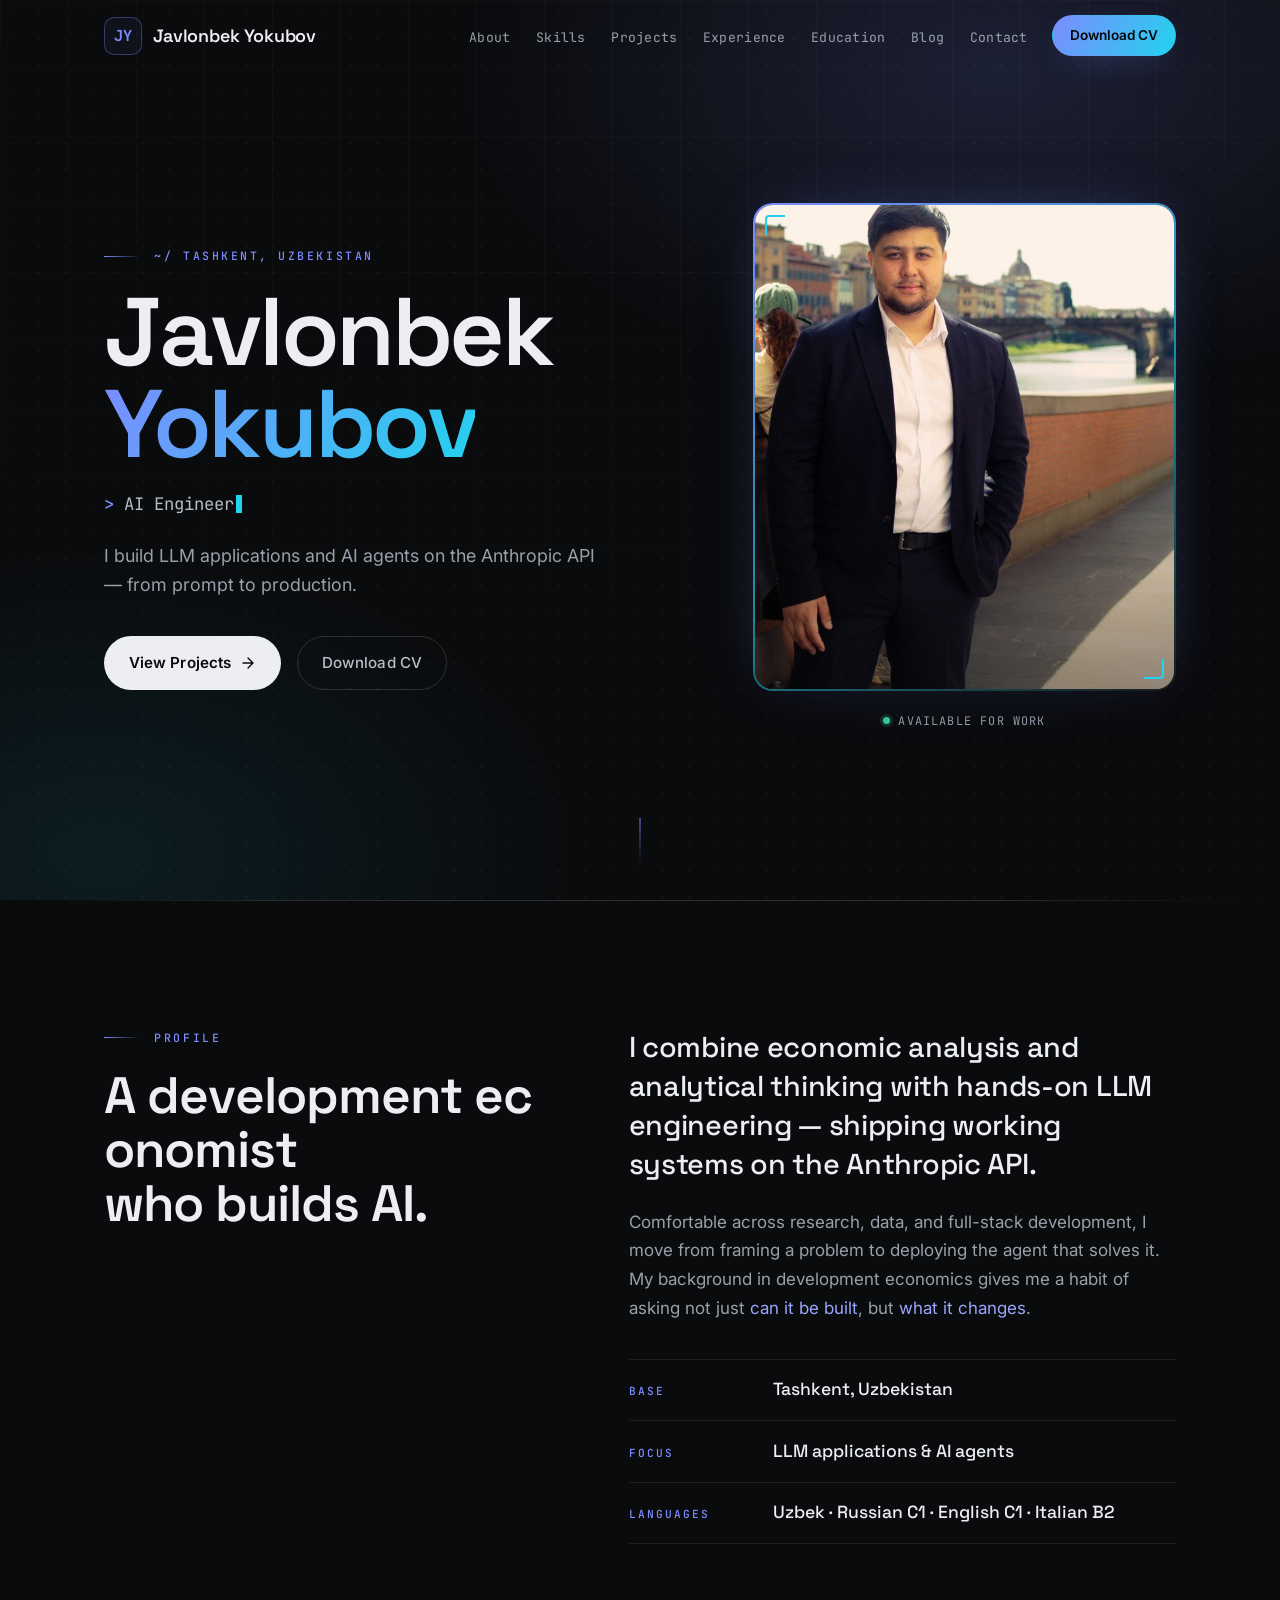
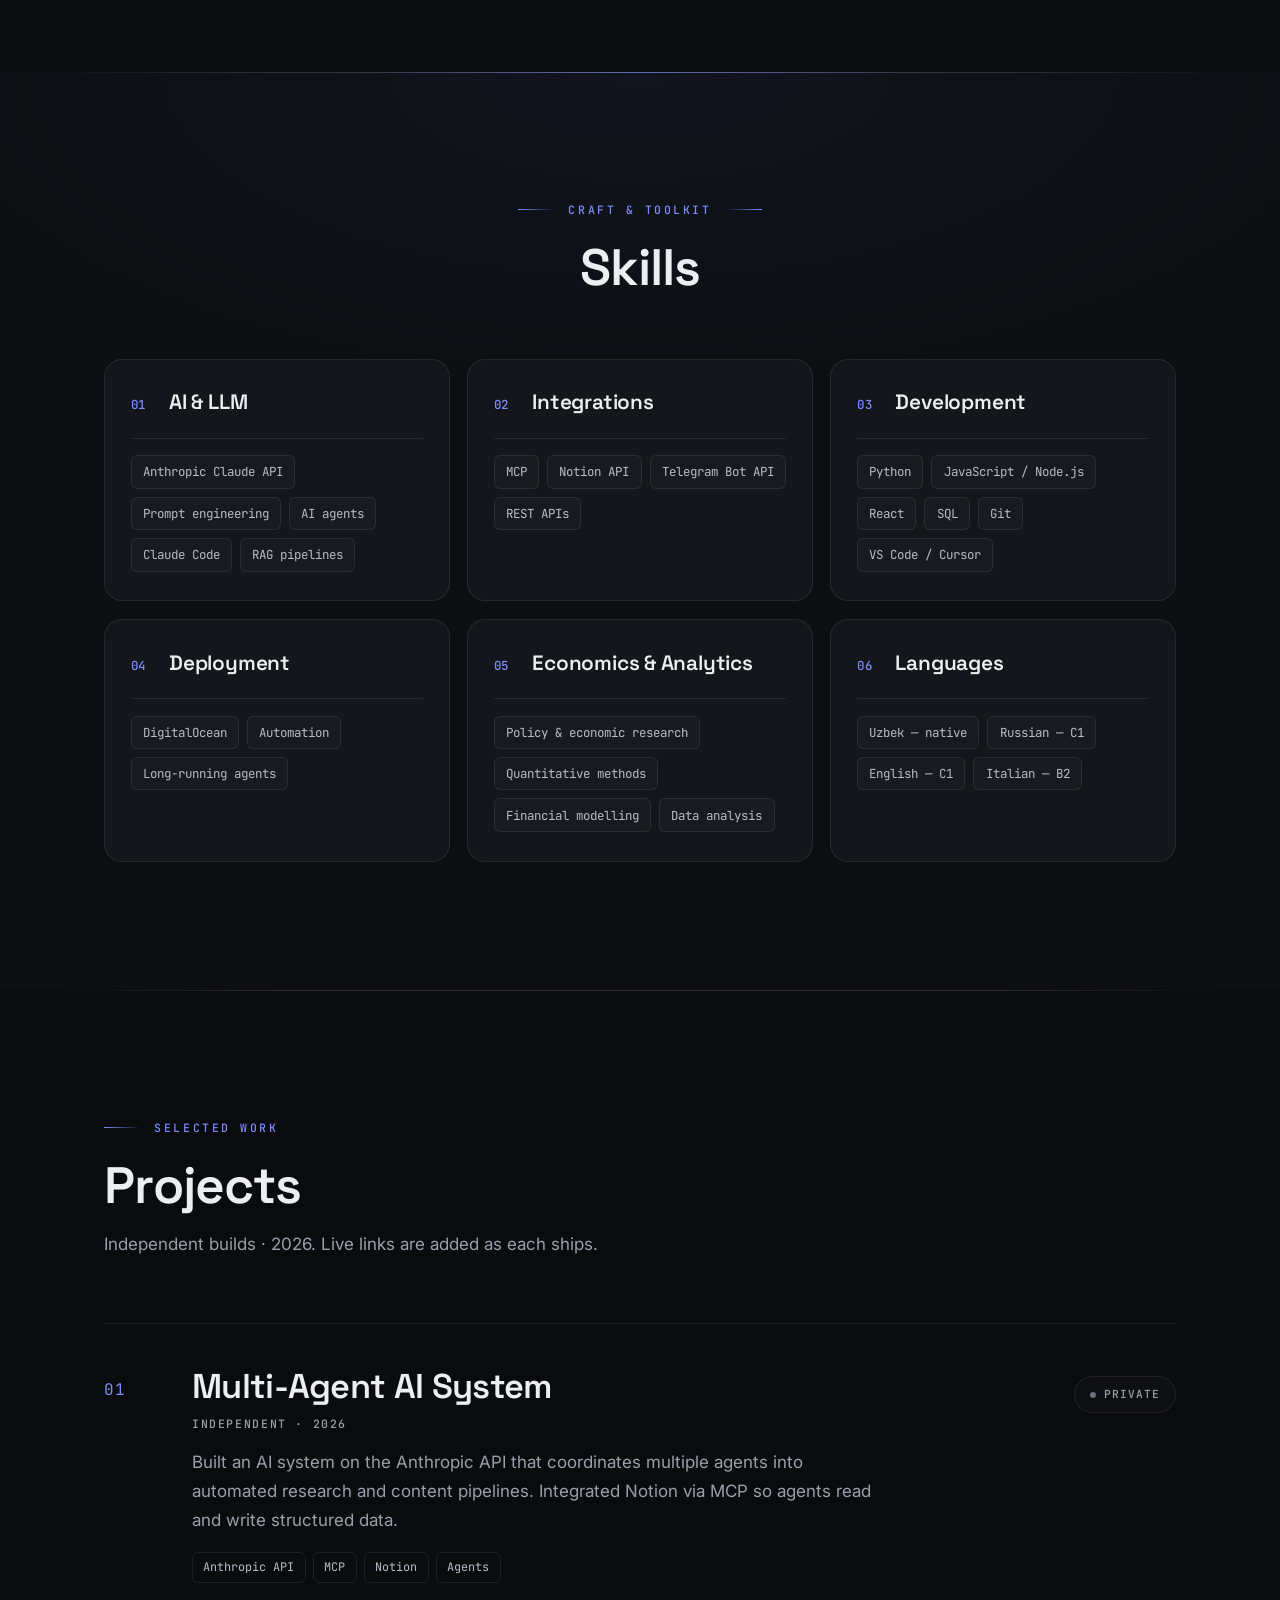
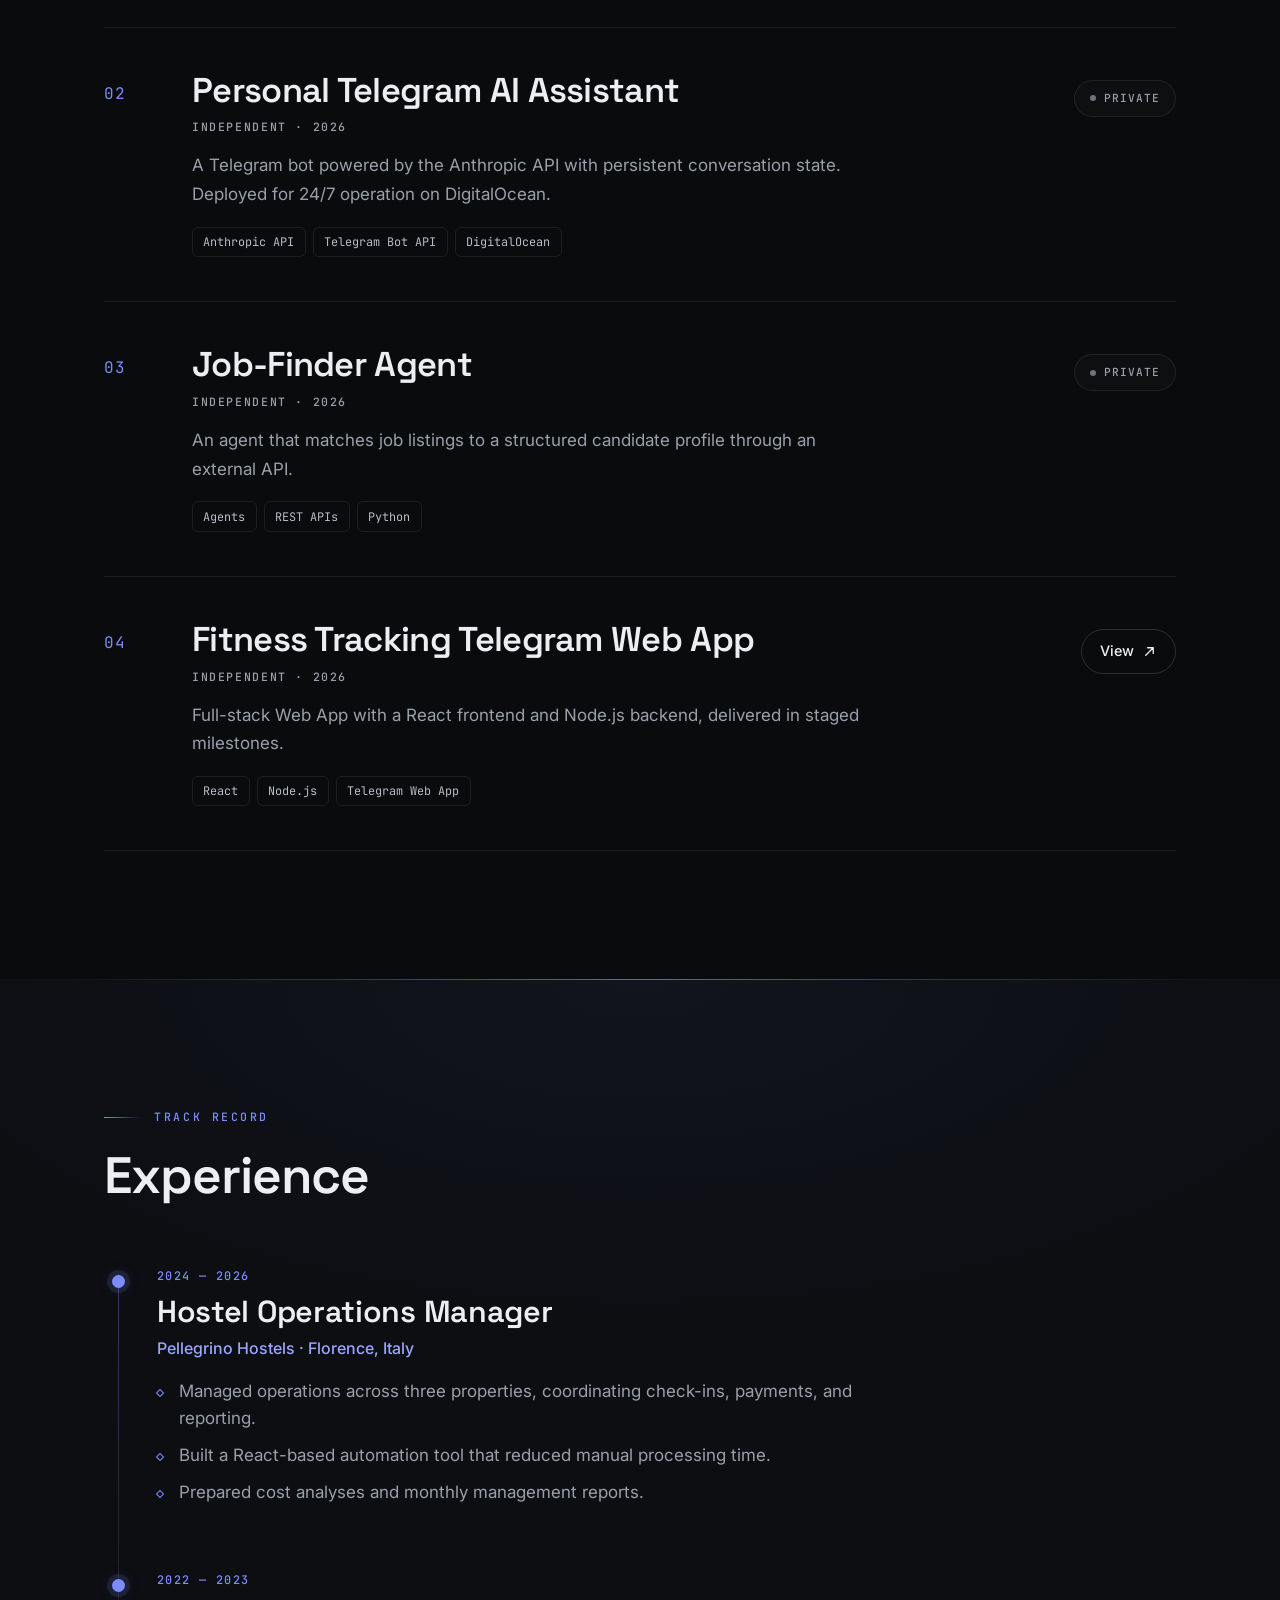
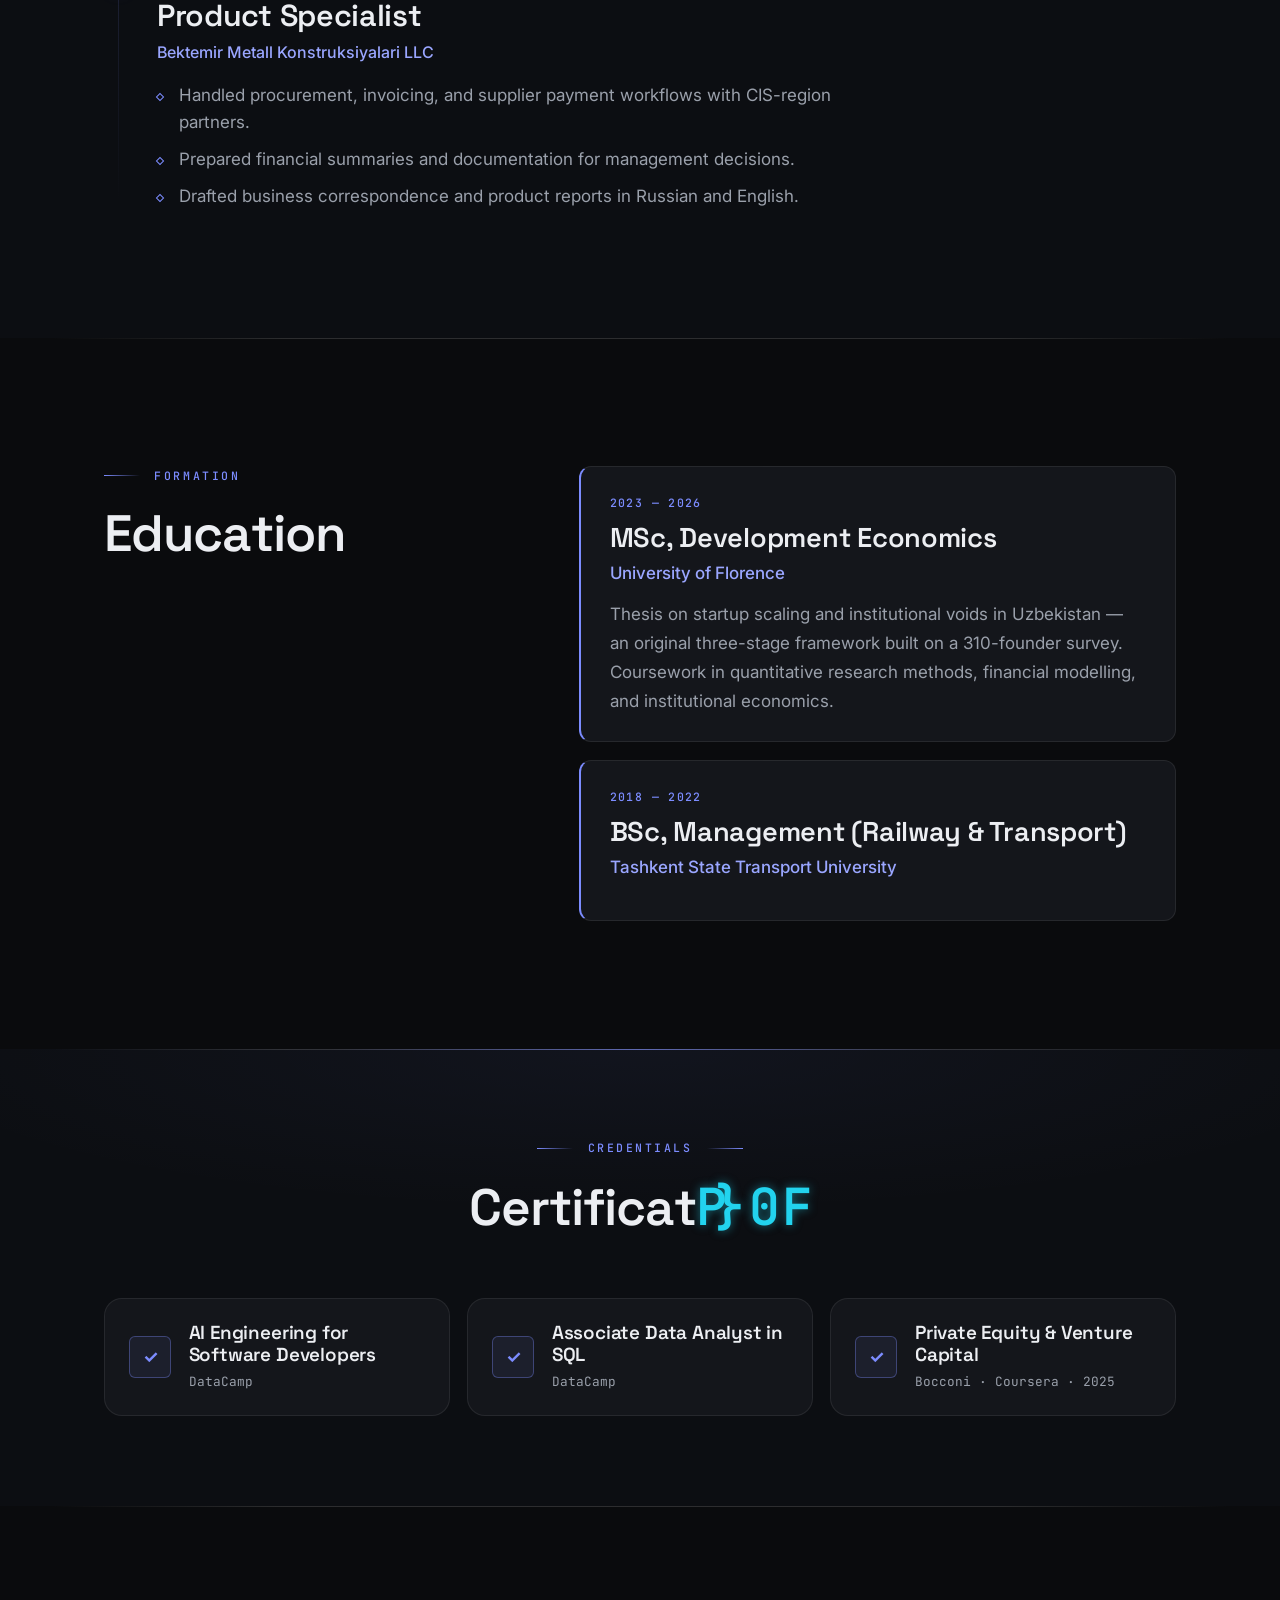
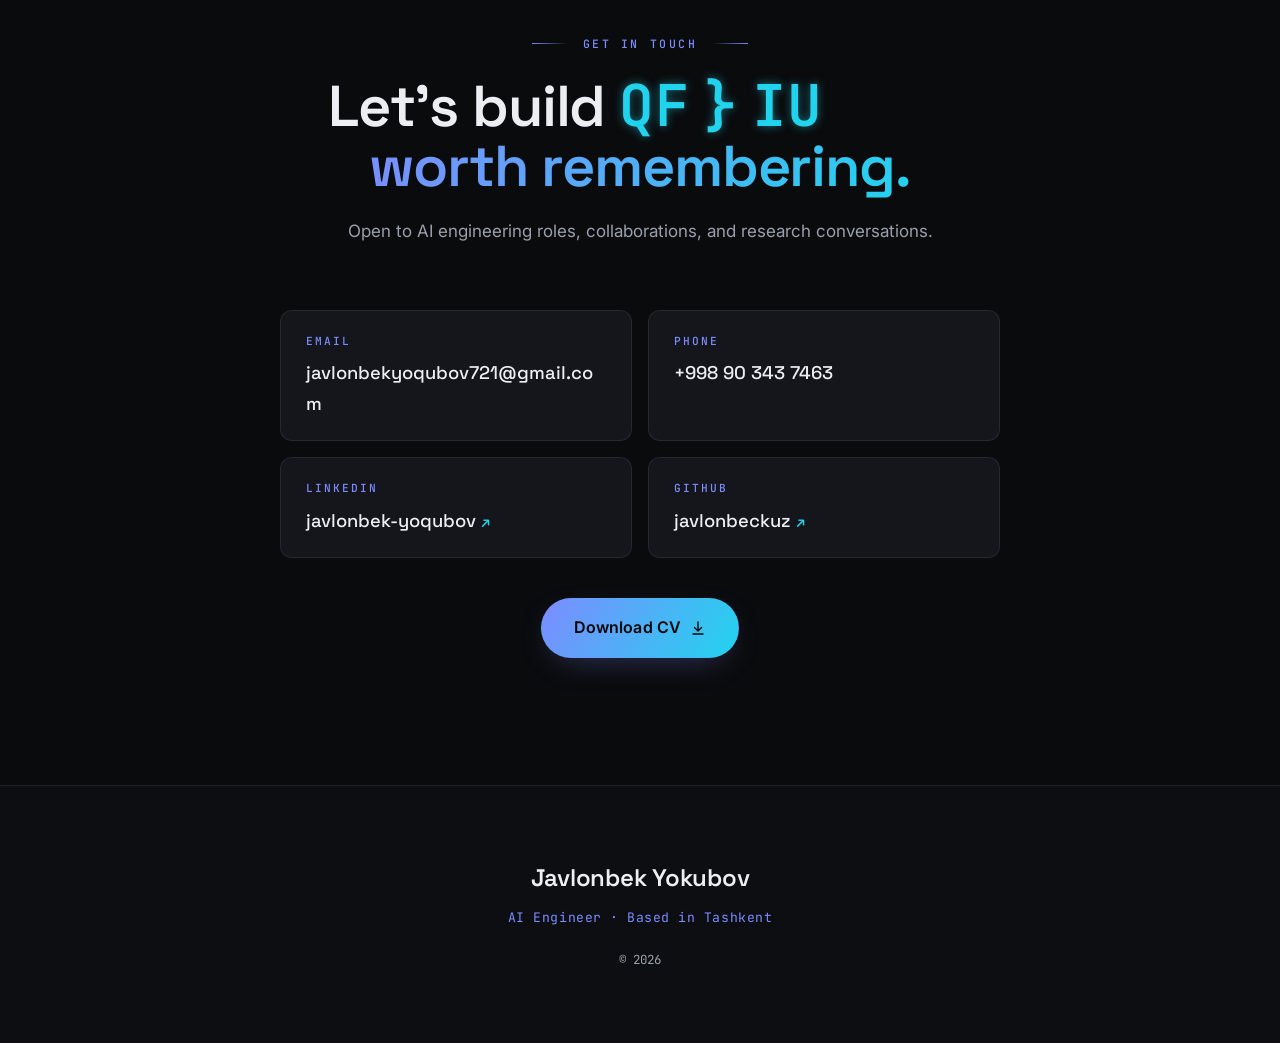
<file: index.html>
<!DOCTYPE html>
<html lang="en">
<head>
<meta charset="UTF-8" />
<meta name="viewport" content="width=device-width, initial-scale=1.0" />
<title>Javlonbek Yokubov — AI Engineer & Development Economist</title>
<meta name="description" content="Javlonbek Yokubov — AI Engineer and LLM Application Developer. I build LLM applications and AI agents on the Anthropic API, from prompt to production." />
<meta name="author" content="Javlonbek Yokubov" />
<meta name="theme-color" content="#0a0b0d" />

<!-- Open Graph -->
<meta property="og:type" content="website" />
<meta property="og:title" content="Javlonbek Yokubov — AI Engineer & LLM Application Developer" />
<meta property="og:description" content="I build LLM applications and AI agents on the Anthropic API — from prompt to production." />

<!-- Google Fonts with system-serif/sans fallback baked into CSS -->
<link rel="preconnect" href="https://fonts.googleapis.com" />
<link rel="preconnect" href="https://fonts.gstatic.com" crossorigin />
<link href="https://fonts.googleapis.com/css2?family=Space+Grotesk:wght@400;500;600;700&family=Inter:wght@400;500;600&family=JetBrains+Mono:wght@400;500&display=swap" rel="stylesheet" />

<!-- Mark JS-capable so animation start-states apply only when JS can run them.
     With no JS this class is never added → all text renders plain and readable. -->
<script>document.documentElement.classList.add("js");</script>
<link rel="stylesheet" href="styles.css" />
<link rel="icon" href="data:image/svg+xml,%3Csvg xmlns='http://www.w3.org/2000/svg' viewBox='0 0 32 32'%3E%3Crect width='32' height='32' rx='7' fill='%230a0b0d'/%3E%3Crect x='1.5' y='1.5' width='29' height='29' rx='6' fill='none' stroke='%237c8cff' stroke-opacity='0.5'/%3E%3Ctext x='16' y='22' font-family='monospace' font-weight='700' font-size='16' fill='%237c8cff' text-anchor='middle'%3EJY%3C/text%3E%3C/svg%3E" />
</head>
<body>

<a class="skip-link" href="#main">Skip to content</a>

<!-- ================= HEADER / NAV ================= -->
<header class="site-header" id="siteHeader">
  <div class="wrap header-inner">
    <a href="#hero" class="brand" aria-label="Javlonbek Yokubov — home">
      <span class="brand-mark" aria-hidden="true">JY</span>
      <span class="brand-name">Javlonbek&nbsp;Yokubov</span>
    </a>

    <nav class="nav" aria-label="Primary">
      <ul>
        <li><a href="#about">About</a></li>
        <li><a href="#skills">Skills</a></li>
        <li><a href="#projects">Projects</a></li>
        <li><a href="#experience">Experience</a></li>
        <li><a href="#education">Education</a></li>
        <li><a href="blog.html">Blog</a></li>
        <li><a href="#contact">Contact</a></li>
      </ul>
    </nav>

    <a class="btn btn-gold btn-sm nav-cv" href="assets/Javlonbek-Yokubov-CV.pdf" download>
      <span>Download CV</span>
    </a>

    <button class="nav-toggle" id="navToggle" aria-label="Open menu" aria-expanded="false" aria-controls="mobileNav">
      <span></span><span></span><span></span>
    </button>
  </div>

  <!-- mobile nav drawer -->
  <div class="mobile-nav" id="mobileNav" hidden>
    <nav aria-label="Mobile">
      <ul>
        <li><a href="#about">About</a></li>
        <li><a href="#skills">Skills</a></li>
        <li><a href="#projects">Projects</a></li>
        <li><a href="#experience">Experience</a></li>
        <li><a href="#education">Education</a></li>
        <li><a href="#certifications">Certifications</a></li>
        <li><a href="blog.html">Blog</a></li>
        <li><a href="#contact">Contact</a></li>
      </ul>
      <a class="btn btn-gold" href="assets/Javlonbek-Yokubov-CV.pdf" download>Download CV</a>
    </nav>
  </div>
</header>

<main id="main">

  <!-- ================= HERO ================= -->
  <section class="hero" id="hero">
    <div class="hero-texture" aria-hidden="true"></div>
    <div class="wrap hero-grid">

      <div class="hero-copy reveal">
        <p class="eyebrow"><span class="eyebrow-rule" aria-hidden="true"></span>~/ Tashkent, Uzbekistan</p>
        <h1 class="hero-name">Javlonbek<br /><span class="hero-name-accent">Yokubov</span></h1>
        <p class="hero-roles" id="heroRoles" data-roles="AI Engineer,LLM Application Developer,Development Economist"><span class="hero-roles-prompt" aria-hidden="true">&gt;</span> <span class="hero-roles-text">AI Engineer <span class="dot" aria-hidden="true">·</span> LLM Application Developer <span class="dot" aria-hidden="true">·</span> Development Economist</span></p>
        <p class="hero-sub">I build LLM applications and AI agents on the Anthropic API — from prompt to production.</p>

        <div class="hero-cta">
          <a class="btn btn-ink" href="#projects">
            <span>View Projects</span>
            <svg width="16" height="16" viewBox="0 0 16 16" aria-hidden="true"><path d="M3 8h9M8 3l5 5-5 5" fill="none" stroke="currentColor" stroke-width="1.4" stroke-linecap="round" stroke-linejoin="round"/></svg>
          </a>
          <a class="btn btn-outline" href="assets/Javlonbek-Yokubov-CV.pdf" download>
            <span>Download CV</span>
          </a>
        </div>
      </div>

      <figure class="hero-portrait reveal" data-parallax="0.06">
        <div class="portrait-frame">
          <div class="portrait-arch">
            <img
              id="heroPhoto"
              src="assets/javlonbek-florence.jpg"
              alt="Portrait of Javlonbek Yokubov"
              width="520" height="680" loading="eager" />
            <span class="portrait-corner portrait-corner-tl" aria-hidden="true"></span>
            <span class="portrait-corner portrait-corner-br" aria-hidden="true"></span>
          </div>
        </div>
        <figcaption class="portrait-caption"><span class="status-dot" aria-hidden="true"></span>available for work</figcaption>
      </figure>

    </div>

    <a class="scroll-cue" href="#about" aria-label="Scroll to about">
      <span class="scroll-cue-line" aria-hidden="true"></span>
    </a>
  </section>

  <!-- ================= ABOUT ================= -->
  <section class="section section-ivory" id="about">
    <div class="wrap about-grid">
      <div class="section-head reveal reveal-left">
        <p class="eyebrow"><span class="eyebrow-rule" aria-hidden="true"></span>Profile</p>
        <h2 class="section-title">A development economist<br />who builds AI.</h2>
      </div>
      <div class="about-body reveal reveal-right">
        <p class="lead">I combine economic analysis and analytical thinking with hands-on LLM engineering — shipping working systems on the Anthropic API.</p>
        <p>Comfortable across research, data, and full-stack development, I move from framing a problem to deploying the agent that solves it. My background in development economics gives me a habit of asking not just <em>can it be built</em>, but <em>what it changes</em>.</p>
        <ul class="about-facts">
          <li><span class="fact-k">Base</span><span class="fact-v">Tashkent, Uzbekistan</span></li>
          <li><span class="fact-k">Focus</span><span class="fact-v">LLM applications & AI agents</span></li>
          <li><span class="fact-k">Languages</span><span class="fact-v">Uzbek · Russian C1 · English C1 · Italian B2</span></li>
        </ul>
      </div>
    </div>
  </section>

  <!-- ================= SKILLS ================= -->
  <section class="section section-ink" id="skills">
    <div class="wrap">
      <div class="section-head center reveal">
        <p class="eyebrow eyebrow-center"><span class="eyebrow-rule" aria-hidden="true"></span>Craft & Toolkit<span class="eyebrow-rule" aria-hidden="true"></span></p>
        <h2 class="section-title">Skills</h2>
      </div>

      <div class="skills-grid reveal-group">
        <article class="skill-card reveal">
          <h3 class="skill-title"><span class="skill-num">01</span>AI &amp; LLM</h3>
          <ul class="tag-list">
            <li>Anthropic Claude API</li><li>Prompt engineering</li><li>AI agents</li><li>Claude Code</li><li>RAG pipelines</li>
          </ul>
        </article>

        <article class="skill-card reveal">
          <h3 class="skill-title"><span class="skill-num">02</span>Integrations</h3>
          <ul class="tag-list">
            <li>MCP</li><li>Notion API</li><li>Telegram Bot API</li><li>REST APIs</li>
          </ul>
        </article>

        <article class="skill-card reveal">
          <h3 class="skill-title"><span class="skill-num">03</span>Development</h3>
          <ul class="tag-list">
            <li>Python</li><li>JavaScript / Node.js</li><li>React</li><li>SQL</li><li>Git</li><li>VS Code / Cursor</li>
          </ul>
        </article>

        <article class="skill-card reveal">
          <h3 class="skill-title"><span class="skill-num">04</span>Deployment</h3>
          <ul class="tag-list">
            <li>DigitalOcean</li><li>Automation</li><li>Long-running agents</li>
          </ul>
        </article>

        <article class="skill-card reveal">
          <h3 class="skill-title"><span class="skill-num">05</span>Economics &amp; Analytics</h3>
          <ul class="tag-list">
            <li>Policy &amp; economic research</li><li>Quantitative methods</li><li>Financial modelling</li><li>Data analysis</li>
          </ul>
        </article>

        <article class="skill-card reveal">
          <h3 class="skill-title"><span class="skill-num">06</span>Languages</h3>
          <ul class="tag-list">
            <li>Uzbek — native</li><li>Russian — C1</li><li>English — C1</li><li>Italian — B2</li>
          </ul>
        </article>
      </div>
    </div>
  </section>

  <!-- ================= PROJECTS ================= -->
  <section class="section section-ivory" id="projects">
    <div class="wrap">
      <div class="section-head reveal">
        <p class="eyebrow"><span class="eyebrow-rule" aria-hidden="true"></span>Selected Work</p>
        <h2 class="section-title">Projects</h2>
        <p class="section-note">Independent builds · 2026. Live links are added as each ships.</p>
      </div>

      <ol class="projects-list reveal-group">
        <li class="project-card reveal">
          <div class="project-index" aria-hidden="true">01</div>
          <div class="project-main">
            <h3 class="project-title">Multi-Agent AI System</h3>
            <p class="project-meta">Independent · 2026</p>
            <p class="project-desc">Built an AI system on the Anthropic API that coordinates multiple agents into automated research and content pipelines. Integrated Notion via MCP so agents read and write structured data.</p>
            <ul class="project-stack"><li>Anthropic API</li><li>MCP</li><li>Notion</li><li>Agents</li></ul>
          </div>
          <div class="project-actions">
            <span class="project-tag" aria-label="Private repository">Private</span>
          </div>
        </li>

        <li class="project-card reveal">
          <div class="project-index" aria-hidden="true">02</div>
          <div class="project-main">
            <h3 class="project-title">Personal Telegram AI Assistant</h3>
            <p class="project-meta">Independent · 2026</p>
            <p class="project-desc">A Telegram bot powered by the Anthropic API with persistent conversation state. Deployed for 24/7 operation on DigitalOcean.</p>
            <ul class="project-stack"><li>Anthropic API</li><li>Telegram Bot API</li><li>DigitalOcean</li></ul>
          </div>
          <div class="project-actions">
            <span class="project-tag" aria-label="Private repository">Private</span>
          </div>
        </li>

        <li class="project-card reveal">
          <div class="project-index" aria-hidden="true">03</div>
          <div class="project-main">
            <h3 class="project-title">Job-Finder Agent</h3>
            <p class="project-meta">Independent · 2026</p>
            <p class="project-desc">An agent that matches job listings to a structured candidate profile through an external API.</p>
            <ul class="project-stack"><li>Agents</li><li>REST APIs</li><li>Python</li></ul>
          </div>
          <div class="project-actions">
            <span class="project-tag" aria-label="Private repository">Private</span>
          </div>
        </li>

        <li class="project-card reveal">
          <div class="project-index" aria-hidden="true">04</div>
          <div class="project-main">
            <h3 class="project-title">Fitness Tracking Telegram Web App</h3>
            <p class="project-meta">Independent · 2026</p>
            <p class="project-desc">Full-stack Web App with a React frontend and Node.js backend, delivered in staged milestones.</p>
            <ul class="project-stack"><li>React</li><li>Node.js</li><li>Telegram Web App</li></ul>
          </div>
          <div class="project-actions">
            <a class="project-link" href="https://github.com/javlonbeckuz/fitness-mini-app-telegram" target="_blank" rel="noopener" data-link="repo" aria-label="Open Fitness Tracking Telegram Web App on GitHub">
              <span>View</span>
              <svg width="15" height="15" viewBox="0 0 16 16" aria-hidden="true"><path d="M4 12L12 4M6 4h6v6" fill="none" stroke="currentColor" stroke-width="1.4" stroke-linecap="round" stroke-linejoin="round"/></svg>
            </a>
          </div>
        </li>
      </ol>
    </div>
  </section>

  <!-- ================= EXPERIENCE ================= -->
  <section class="section section-ink" id="experience">
    <div class="wrap">
      <div class="section-head reveal">
        <p class="eyebrow"><span class="eyebrow-rule" aria-hidden="true"></span>Track Record</p>
        <h2 class="section-title">Experience</h2>
      </div>

      <ol class="timeline reveal-group">
        <li class="tl-item reveal">
          <div class="tl-marker" aria-hidden="true"></div>
          <div class="tl-body">
            <p class="tl-period">2024 — 2026</p>
            <h3 class="tl-role">Hostel Operations Manager</h3>
            <p class="tl-org">Pellegrino Hostels · Florence, Italy</p>
            <ul class="tl-points">
              <li>Managed operations across three properties, coordinating check-ins, payments, and reporting.</li>
              <li>Built a React-based automation tool that reduced manual processing time.</li>
              <li>Prepared cost analyses and monthly management reports.</li>
            </ul>
          </div>
        </li>

        <li class="tl-item reveal">
          <div class="tl-marker" aria-hidden="true"></div>
          <div class="tl-body">
            <p class="tl-period">2022 — 2023</p>
            <h3 class="tl-role">Product Specialist</h3>
            <p class="tl-org">Bektemir Metall Konstruksiyalari LLC</p>
            <ul class="tl-points">
              <li>Handled procurement, invoicing, and supplier payment workflows with CIS-region partners.</li>
              <li>Prepared financial summaries and documentation for management decisions.</li>
              <li>Drafted business correspondence and product reports in Russian and English.</li>
            </ul>
          </div>
        </li>
      </ol>
    </div>
  </section>

  <!-- ================= EDUCATION ================= -->
  <section class="section section-ivory" id="education">
    <div class="wrap edu-grid">
      <div class="section-head reveal">
        <p class="eyebrow"><span class="eyebrow-rule" aria-hidden="true"></span>Formation</p>
        <h2 class="section-title">Education</h2>
      </div>

      <div class="edu-list reveal-group">
        <article class="edu-card reveal">
          <p class="edu-period">2023 — 2026</p>
          <h3 class="edu-degree">MSc, Development Economics</h3>
          <p class="edu-school">University of Florence</p>
          <p class="edu-desc">Thesis on startup scaling and institutional voids in Uzbekistan — an original three-stage framework built on a 310-founder survey. Coursework in quantitative research methods, financial modelling, and institutional economics.</p>
        </article>

        <article class="edu-card reveal">
          <p class="edu-period">2018 — 2022</p>
          <h3 class="edu-degree">BSc, Management (Railway &amp; Transport)</h3>
          <p class="edu-school">Tashkent State Transport University</p>
        </article>
      </div>
    </div>
  </section>

  <!-- ================= CERTIFICATIONS ================= -->
  <section class="section section-ink section-tight" id="certifications">
    <div class="wrap">
      <div class="section-head center reveal">
        <p class="eyebrow eyebrow-center"><span class="eyebrow-rule" aria-hidden="true"></span>Credentials<span class="eyebrow-rule" aria-hidden="true"></span></p>
        <h2 class="section-title">Certifications</h2>
      </div>

      <ul class="cert-list reveal-group">
        <li class="cert-card reveal">
          <span class="cert-seal" aria-hidden="true"></span>
          <div>
            <h3 class="cert-name">AI Engineering for Software Developers</h3>
            <p class="cert-issuer">DataCamp</p>
          </div>
        </li>
        <li class="cert-card reveal">
          <span class="cert-seal" aria-hidden="true"></span>
          <div>
            <h3 class="cert-name">Associate Data Analyst in SQL</h3>
            <p class="cert-issuer">DataCamp</p>
          </div>
        </li>
        <li class="cert-card reveal">
          <span class="cert-seal" aria-hidden="true"></span>
          <div>
            <h3 class="cert-name">Private Equity &amp; Venture Capital</h3>
            <p class="cert-issuer">Bocconi · Coursera · 2025</p>
          </div>
        </li>
      </ul>
    </div>
  </section>

  <!-- ================= CONTACT ================= -->
  <section class="section section-ivory" id="contact">
    <div class="wrap contact-inner">
      <div class="section-head center reveal">
        <p class="eyebrow eyebrow-center"><span class="eyebrow-rule" aria-hidden="true"></span>Get in touch<span class="eyebrow-rule" aria-hidden="true"></span></p>
        <h2 class="section-title contact-title">Let's build something<br /><span class="contact-title-em">worth remembering.</span></h2>
        <p class="section-note contact-note">Open to AI engineering roles, collaborations, and research conversations.</p>
      </div>

      <div class="contact-cards reveal-group">
        <a class="contact-card reveal" href="mailto:javlonbekyoqubov721@gmail.com">
          <span class="contact-label">Email</span>
          <span class="contact-value">javlonbekyoqubov721@gmail.com</span>
        </a>
        <a class="contact-card reveal" href="tel:+998903437463">
          <span class="contact-label">Phone</span>
          <span class="contact-value">+998 90 343 7463</span>
        </a>
        <a class="contact-card reveal" href="https://www.linkedin.com/in/javlonbek-yoqubov-117767235" target="_blank" rel="noopener">
          <span class="contact-label">LinkedIn</span>
          <span class="contact-value">javlonbek-yoqubov <span class="contact-arrow" aria-hidden="true">↗</span></span>
        </a>
        <a class="contact-card reveal" href="https://github.com/javlonbeckuz" data-link="github" target="_blank" rel="noopener">
          <span class="contact-label">GitHub</span>
          <span class="contact-value">javlonbeckuz <span class="contact-arrow" aria-hidden="true">↗</span></span>
        </a>
      </div>

      <div class="contact-cta reveal">
        <a class="btn btn-gold btn-lg" href="assets/Javlonbek-Yokubov-CV.pdf" download>
          <span>Download CV</span>
          <svg width="16" height="16" viewBox="0 0 16 16" aria-hidden="true"><path d="M8 2v9m0 0L4.5 7.5M8 11l3.5-3.5M3 14h10" fill="none" stroke="currentColor" stroke-width="1.4" stroke-linecap="round" stroke-linejoin="round"/></svg>
        </a>
      </div>
    </div>
  </section>

</main>

<!-- ================= FOOTER ================= -->
<footer class="site-footer">
  <div class="wrap footer-inner">
    <p class="footer-name">Javlonbek Yokubov</p>
    <p class="footer-tag">AI Engineer · Based in Tashkent</p>
    <p class="footer-legal">© <span id="year">2026</span></p>
  </div>
</footer>

<script src="script.js" defer></script>
</body>
</html>
</file>
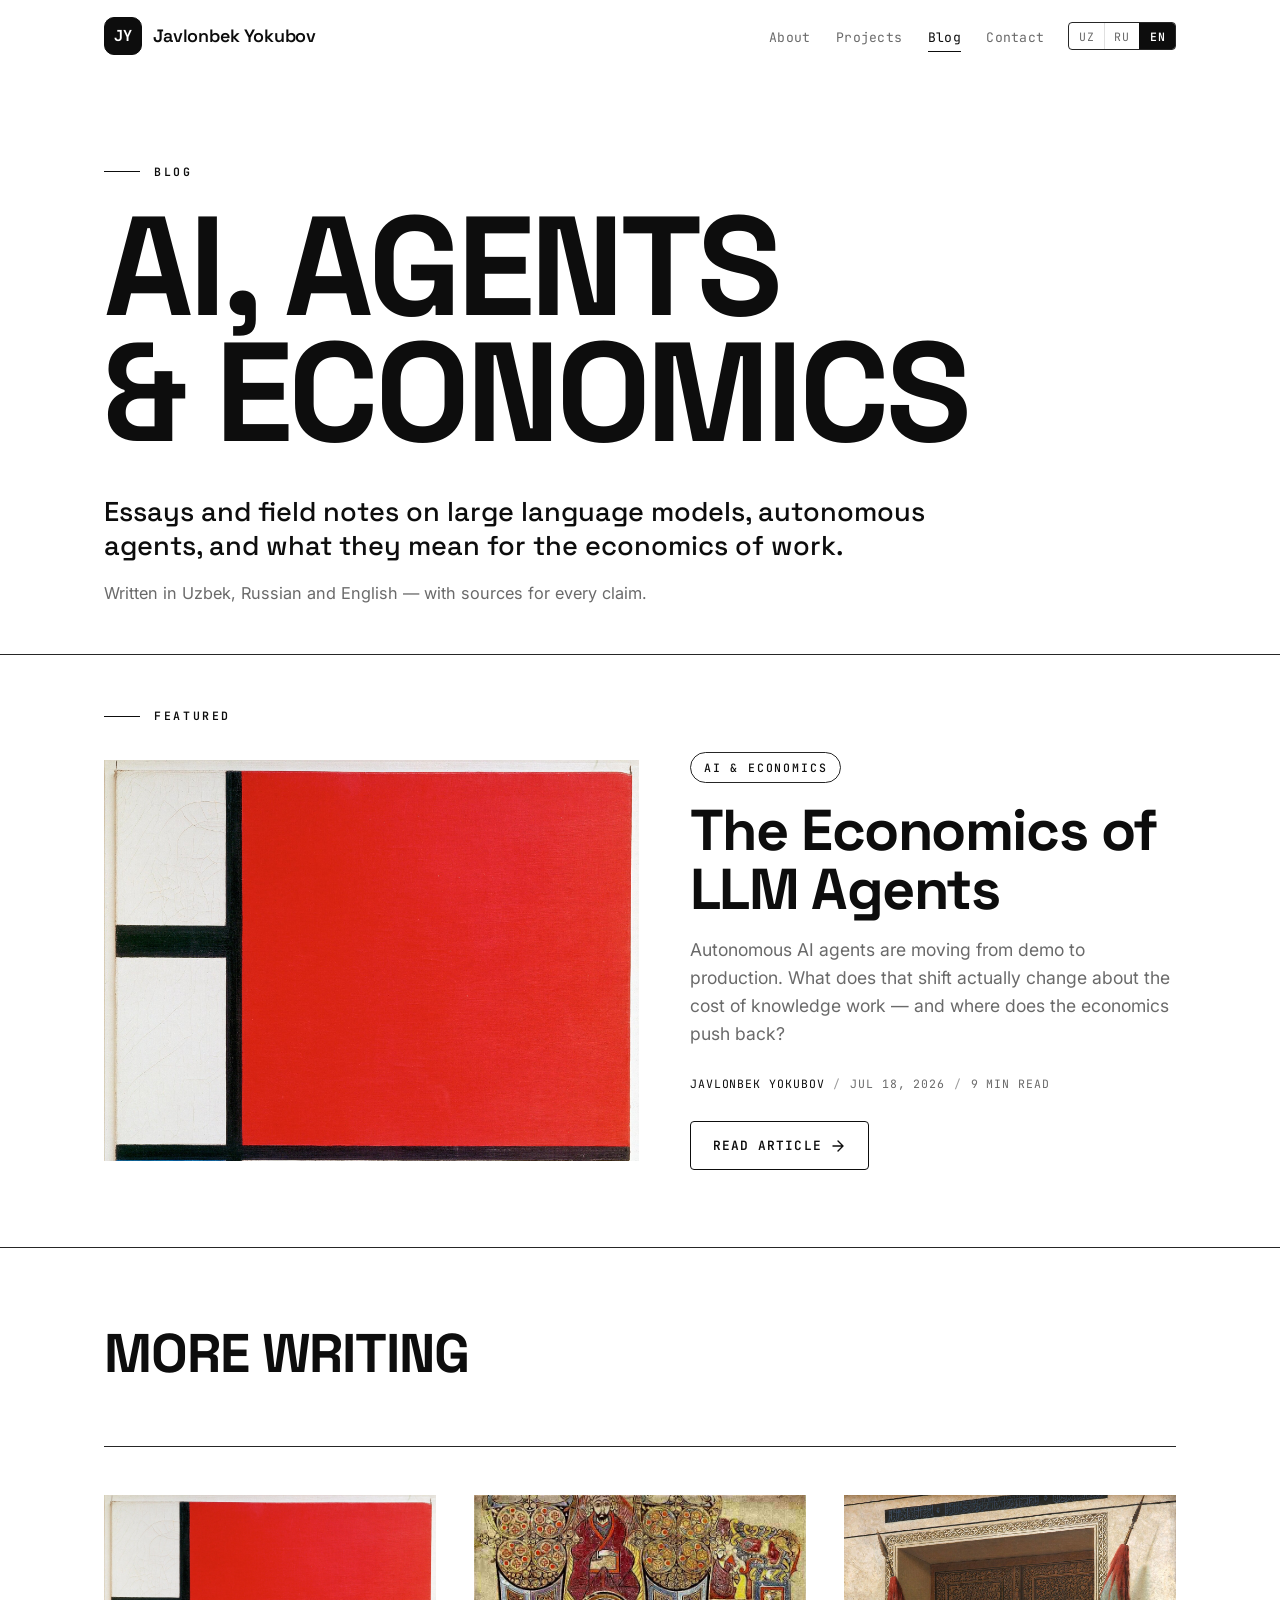
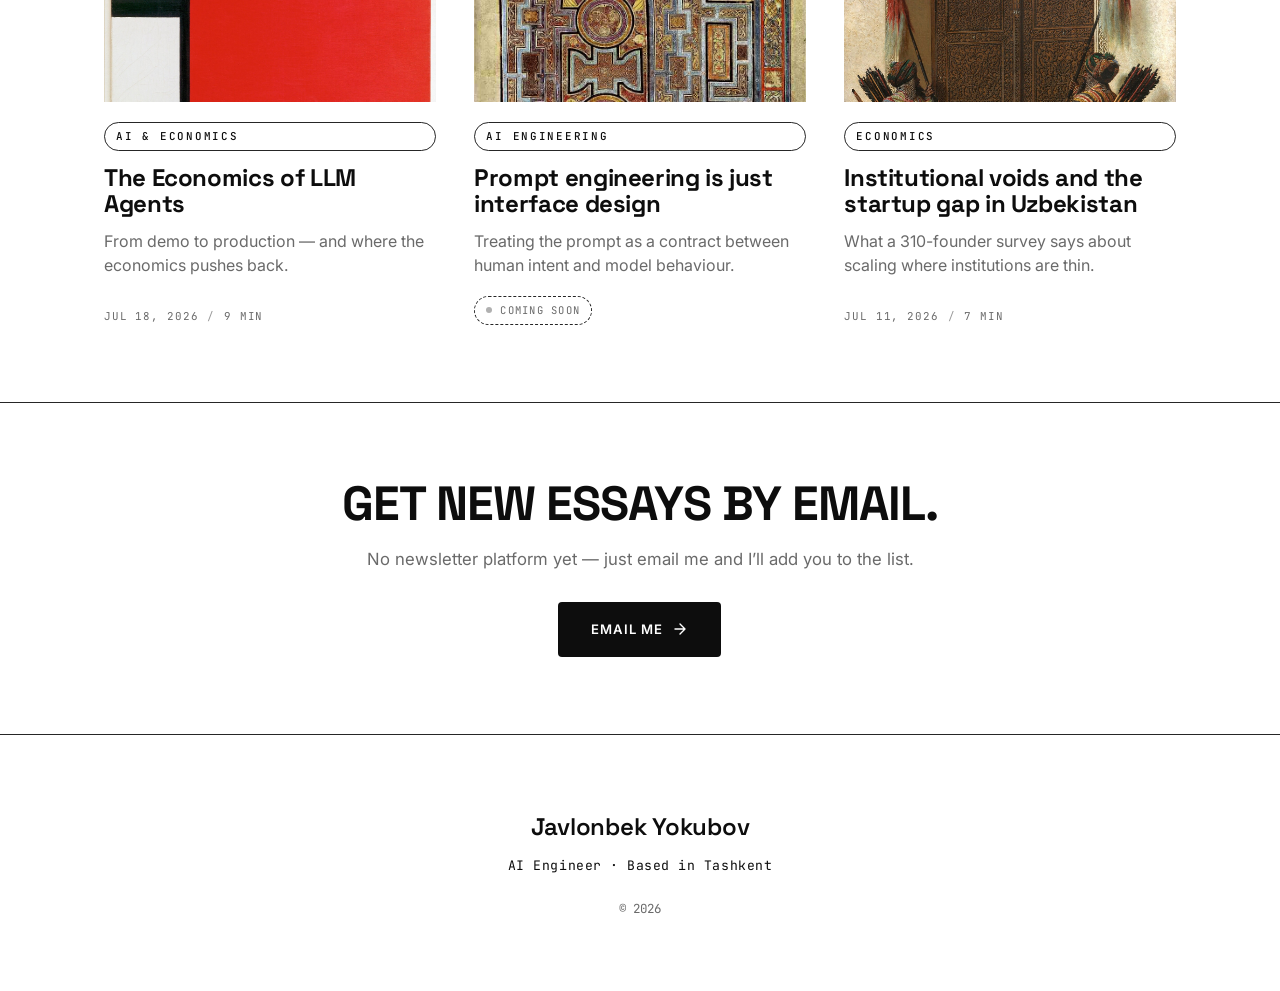
<file: blog.html>
<!DOCTYPE html>
<html lang="en" data-lang="en">
<head>
<meta charset="UTF-8" />
<meta name="viewport" content="width=device-width, initial-scale=1.0" />
<title>Blog — Javlonbek Yokubov</title>
<meta name="description" content="Essays and field notes by Javlonbek Yokubov on LLMs, autonomous agents and the economics of work — in Uzbek, Russian and English, with sources for every claim." />
<meta name="author" content="Javlonbek Yokubov" />
<meta name="theme-color" content="#ffffff" />

<meta property="og:type" content="website" />
<meta property="og:title" content="Blog — Javlonbek Yokubov" />
<meta property="og:description" content="Essays on LLMs, AI agents and the economics of work — in Uzbek, Russian and English, with cited sources." />

<link rel="preconnect" href="https://fonts.googleapis.com" />
<link rel="preconnect" href="https://fonts.gstatic.com" crossorigin />
<link href="https://fonts.googleapis.com/css2?family=Space+Grotesk:wght@400;500;600;700&family=Inter:wght@400;500;600&family=JetBrains+Mono:wght@400;500&display=swap" rel="stylesheet" />

<script>document.documentElement.classList.add("js");</script>
<link rel="stylesheet" href="styles.css" />
<link rel="stylesheet" href="blog.css" />
<link rel="icon" href="data:image/svg+xml,%3Csvg xmlns='http://www.w3.org/2000/svg' viewBox='0 0 32 32'%3E%3Crect width='32' height='32' rx='7' fill='%230a0b0d'/%3E%3Crect x='1.5' y='1.5' width='29' height='29' rx='6' fill='none' stroke='%237c8cff' stroke-opacity='0.5'/%3E%3Ctext x='16' y='22' font-family='monospace' font-weight='700' font-size='16' fill='%237c8cff' text-anchor='middle'%3EJY%3C/text%3E%3C/svg%3E" />
</head>
<body class="blog-page">

<a class="skip-link" href="#main">Skip to content</a>

<!-- ================= HEADER / NAV ================= -->
<header class="site-header scrolled" id="siteHeader">
  <div class="wrap header-inner">
    <a href="index.html" class="brand" aria-label="Javlonbek Yokubov — home">
      <span class="brand-mark" aria-hidden="true">JY</span>
      <span class="brand-name">Javlonbek&nbsp;Yokubov</span>
    </a>

    <nav class="nav" aria-label="Primary">
      <ul>
        <li><a href="index.html#about">About</a></li>
        <li><a href="index.html#projects">Projects</a></li>
        <li><a href="blog.html" class="active" aria-current="page">Blog</a></li>
        <li><a href="index.html#contact">Contact</a></li>
      </ul>
    </nav>

    <div class="lang-toggle" role="group" aria-label="Language">
      <button class="lang-btn" type="button" data-lang="uz" aria-pressed="false" title="O‘zbekcha">UZ</button>
      <button class="lang-btn" type="button" data-lang="ru" aria-pressed="false" title="Русский">RU</button>
      <button class="lang-btn" type="button" data-lang="en" aria-pressed="true" title="English">EN</button>
    </div>

    <button class="nav-toggle" id="navToggle" aria-label="Open menu" aria-expanded="false" aria-controls="mobileNav">
      <span></span><span></span><span></span>
    </button>
  </div>

  <!-- mobile nav drawer -->
  <div class="mobile-nav" id="mobileNav" hidden>
    <nav aria-label="Mobile">
      <ul>
        <li><a href="index.html">Portfolio</a></li>
        <li><a href="index.html#about">About</a></li>
        <li><a href="index.html#projects">Projects</a></li>
        <li><a href="blog.html">Blog</a></li>
        <li><a href="index.html#contact">Contact</a></li>
      </ul>
      <a class="btn btn-gold" href="assets/Javlonbek-Yokubov-CV.pdf" download>Download CV</a>
    </nav>
  </div>
</header>

<main id="main" class="blog-main">

  <!-- ================= INTRO ================= -->
  <section class="blog-intro">
    <div class="wrap">
      <p class="eyebrow reveal"><span class="eyebrow-rule" aria-hidden="true"></span>Blog</p>
      <h1 class="blog-intro-title reveal">
        <span data-lang-block="en">AI, Agents<br />&amp; Economics</span>
        <span data-lang-block="ru">ИИ, Агенты<br />и Экономика</span>
        <span data-lang-block="uz">SI, Agentlar<br />&amp; Iqtisodiyot</span>
      </h1>
      <p class="blog-intro-lead reveal">
        <span data-lang-block="en">Essays and field notes on large language models, autonomous agents, and what they mean for the economics of work.</span>
        <span data-lang-block="ru">Эссе и заметки о больших языковых моделях, автономных агентах и о том, что они значат для экономики труда.</span>
        <span data-lang-block="uz">Katta til modellari, avtonom agentlar va ularning mehnat iqtisodiyotiga ta’siri haqida esse va kuzatuvlar.</span>
      </p>
      <p class="blog-intro-sub reveal">
        <span data-lang-block="en">Written in Uzbek, Russian and English — with sources for every claim.</span>
        <span data-lang-block="ru">На узбекском, русском и английском — со ссылками на источники по каждому тезису.</span>
        <span data-lang-block="uz">O‘zbek, rus va ingliz tillarida — har bir da’vo uchun manbalar bilan.</span>
      </p>
    </div>
  </section>

  <!-- ================= FEATURED ================= -->
  <section class="featured">
    <div class="wrap">
      <p class="eyebrow reveal"><span class="eyebrow-rule" aria-hidden="true"></span>
        <span data-lang-block="en">Featured</span><span data-lang-block="ru">Избранное</span><span data-lang-block="uz">Tanlangan</span>
      </p>

      <article class="featured-card reveal">
        <a class="cover" href="blog/economics-of-llm-agents.html" aria-hidden="true" tabindex="-1">
          <img class="cover-img" src="assets/blog/economics.jpg" alt="Piet Mondrian — Composition II in Red, Blue and Yellow, 1930" loading="lazy" />
        </a>
        <div class="featured-body">
          <span class="post-cat">
            <span data-lang-block="en">AI &amp; Economics</span><span data-lang-block="ru">ИИ и экономика</span><span data-lang-block="uz">SI va iqtisodiyot</span>
          </span>
          <h2 class="featured-title">
            <a href="blog/economics-of-llm-agents.html">
              <span data-lang-block="en">The Economics of LLM Agents</span>
              <span data-lang-block="ru">Экономика LLM-агентов</span>
              <span data-lang-block="uz">LLM-agentlarning iqtisodiyoti</span>
            </a>
          </h2>
          <p class="featured-excerpt">
            <span data-lang-block="en">Autonomous AI agents are moving from demo to production. What does that shift actually change about the cost of knowledge work — and where does the economics push back?</span>
            <span data-lang-block="ru">Автономные ИИ-агенты переходят от демо к продакшену. Что этот сдвиг реально меняет в стоимости умственного труда — и где экономика сопротивляется?</span>
            <span data-lang-block="uz">Avtonom SI-agentlar namoyishdan ishlab chiqarishga o‘tmoqda. Bu o‘zgarish aqliy mehnat narxida aslida nimani o‘zgartiradi — va iqtisodiyot qayerda qarshilik qiladi?</span>
          </p>
          <p class="post-meta">
            <span class="author">Javlonbek Yokubov</span>
            <span class="sep" aria-hidden="true">/</span>
            <span><span data-lang-block="en">Jul 18, 2026</span><span data-lang-block="ru">18 июля 2026</span><span data-lang-block="uz">2026-yil 18-iyul</span></span>
            <span class="sep" aria-hidden="true">/</span>
            <span><span data-lang-block="en">9 min read</span><span data-lang-block="ru">9 мин чтения</span><span data-lang-block="uz">9 daqiqa o‘qish</span></span>
          </p>
          <a class="read-link" href="blog/economics-of-llm-agents.html">
            <span><span data-lang-block="en">Read article</span><span data-lang-block="ru">Читать статью</span><span data-lang-block="uz">Maqolani o‘qish</span></span>
            <svg width="16" height="16" viewBox="0 0 16 16" aria-hidden="true"><path d="M3 8h9M8 3l5 5-5 5" fill="none" stroke="currentColor" stroke-width="1.4" stroke-linecap="round" stroke-linejoin="round"/></svg>
          </a>
        </div>
      </article>
    </div>
  </section>

  <!-- ================= MORE WRITING GRID ================= -->
  <section class="grid-section section-ink" id="all">
    <div class="wrap">
      <div class="section-head reveal">
        <h2 class="section-title">
          <span data-lang-block="en">More writing</span><span data-lang-block="ru">Другие материалы</span><span data-lang-block="uz">Boshqa yozuvlar</span>
        </h2>
      </div>

      <div class="post-grid reveal-group">

        <!-- Published: the sample article (repeated as a grid entry) -->
        <article class="post-card reveal">
          <div class="cover"><img class="cover-img" src="assets/blog/economics.jpg" alt="Piet Mondrian — Composition II in Red, Blue and Yellow, 1930" loading="lazy" /></div>
          <div class="post-card-body">
            <span class="post-cat">
              <span data-lang-block="en">AI &amp; Economics</span><span data-lang-block="ru">ИИ и экономика</span><span data-lang-block="uz">SI va iqtisodiyot</span>
            </span>
            <h3 class="post-card-title">
              <a class="stretch" href="blog/economics-of-llm-agents.html">
                <span data-lang-block="en">The Economics of LLM Agents</span>
                <span data-lang-block="ru">Экономика LLM-агентов</span>
                <span data-lang-block="uz">LLM-agentlarning iqtisodiyoti</span>
              </a>
            </h3>
            <p class="post-card-excerpt">
              <span data-lang-block="en">From demo to production — and where the economics pushes back.</span>
              <span data-lang-block="ru">От демо к продакшену — и где экономика сопротивляется.</span>
              <span data-lang-block="uz">Namoyishdan ishlab chiqarishga — va iqtisodiyot qayerda qarshilik qiladi.</span>
            </p>
            <p class="post-meta">
              <span><span data-lang-block="en">Jul 18, 2026</span><span data-lang-block="ru">18 июля 2026</span><span data-lang-block="uz">2026-yil 18-iyul</span></span>
              <span class="sep" aria-hidden="true">/</span>
              <span><span data-lang-block="en">9 min</span><span data-lang-block="ru">9 мин</span><span data-lang-block="uz">9 daqiqa</span></span>
            </p>
          </div>
        </article>

        <!-- Draft slot A -->
        <article class="post-card is-draft reveal" aria-disabled="true">
          <div class="cover"><img class="cover-img" src="assets/blog/prompt.jpg" alt="Book of Kells — illuminated incipit page, c. 800" loading="lazy" /></div>
          <div class="post-card-body">
            <span class="post-cat">
              <span data-lang-block="en">AI Engineering</span><span data-lang-block="ru">ИИ-инженерия</span><span data-lang-block="uz">SI-injiniring</span>
            </span>
            <h3 class="post-card-title">
              <span data-lang-block="en">Prompt engineering is just interface design</span>
              <span data-lang-block="ru">Промпт-инжиниринг — это проектирование интерфейса</span>
              <span data-lang-block="uz">Prompt-injiniring — bu interfeys dizayni</span>
            </h3>
            <p class="post-card-excerpt">
              <span data-lang-block="en">Treating the prompt as a contract between human intent and model behaviour.</span>
              <span data-lang-block="ru">Промпт как контракт между намерением человека и поведением модели.</span>
              <span data-lang-block="uz">Prompt — inson niyati va model xatti-harakati o‘rtasidagi shartnoma sifatida.</span>
            </p>
            <span class="draft-tag">
              <span data-lang-block="en">Coming soon</span><span data-lang-block="ru">Скоро</span><span data-lang-block="uz">Tez orada</span>
            </span>
          </div>
        </article>

        <!-- Published: startup gap in Uzbekistan -->
        <article class="post-card reveal">
          <div class="cover"><img class="cover-img" src="assets/blog/uzbekistan.jpg" alt="Vasily Vereshchagin — The Doors of Timur (Tamerlane), 1872" loading="lazy" /></div>
          <div class="post-card-body">
            <span class="post-cat">
              <span data-lang-block="en">Economics</span><span data-lang-block="ru">Экономика</span><span data-lang-block="uz">Iqtisodiyot</span>
            </span>
            <h3 class="post-card-title">
              <a class="stretch" href="blog/startup-gap-uzbekistan.html">
                <span data-lang-block="en">Institutional voids and the startup gap in Uzbekistan</span>
                <span data-lang-block="ru">Институциональные пустоты и стартап-разрыв в Узбекистане</span>
                <span data-lang-block="uz">Institutsional bo‘shliqlar va O‘zbekistondagi startap tafovuti</span>
              </a>
            </h3>
            <p class="post-card-excerpt">
              <span data-lang-block="en">What a 310-founder survey says about scaling where institutions are thin.</span>
              <span data-lang-block="ru">Что опрос 310 основателей говорит о масштабировании там, где институты слабы.</span>
              <span data-lang-block="uz">310 asoschi so‘rovi institutlar zaif joyda masshtablash haqida nima deydi.</span>
            </p>
            <p class="post-meta">
              <span><span data-lang-block="en">Jul 11, 2026</span><span data-lang-block="ru">11 июля 2026</span><span data-lang-block="uz">2026-yil 11-iyul</span></span>
              <span class="sep" aria-hidden="true">/</span>
              <span><span data-lang-block="en">7 min</span><span data-lang-block="ru">7 мин</span><span data-lang-block="uz">7 daqiqa</span></span>
            </p>
          </div>
        </article>

      </div>
    </div>
  </section>

  <!-- ================= CTA ================= -->
  <section class="blog-cta">
    <div class="wrap">
      <div class="blog-cta-inner reveal">
        <h2 class="blog-cta-title">
          <span data-lang-block="en">Get new essays by email.</span>
          <span data-lang-block="ru">Получайте новые эссе на почту.</span>
          <span data-lang-block="uz">Yangi esselarni pochta orqali oling.</span>
        </h2>
        <p class="blog-cta-note">
          <span data-lang-block="en">No newsletter platform yet — just email me and I’ll add you to the list.</span>
          <span data-lang-block="ru">Пока без платформы рассылки — просто напишите мне, и я добавлю вас в список.</span>
          <span data-lang-block="uz">Hozircha axborotnoma platformasi yo‘q — menga yozing, sizni ro‘yxatga qo‘shaman.</span>
        </p>
        <a class="btn btn-gold btn-lg" href="mailto:javlonbekyoqubov721@gmail.com?subject=Subscribe%20to%20the%20blog">
          <span><span data-lang-block="en">Email me</span><span data-lang-block="ru">Написать мне</span><span data-lang-block="uz">Menga yozing</span></span>
          <svg width="16" height="16" viewBox="0 0 16 16" aria-hidden="true"><path d="M3 8h9M8 3l5 5-5 5" fill="none" stroke="currentColor" stroke-width="1.4" stroke-linecap="round" stroke-linejoin="round"/></svg>
        </a>
      </div>
    </div>
  </section>

</main>

<!-- ================= FOOTER ================= -->
<footer class="site-footer">
  <div class="wrap footer-inner">
    <p class="footer-name">Javlonbek Yokubov</p>
    <p class="footer-tag">AI Engineer · Based in Tashkent</p>
    <p class="footer-legal">© <span id="year">2026</span></p>
  </div>
</footer>

<script src="blog.js" defer></script>
</body>
</html>
</file>
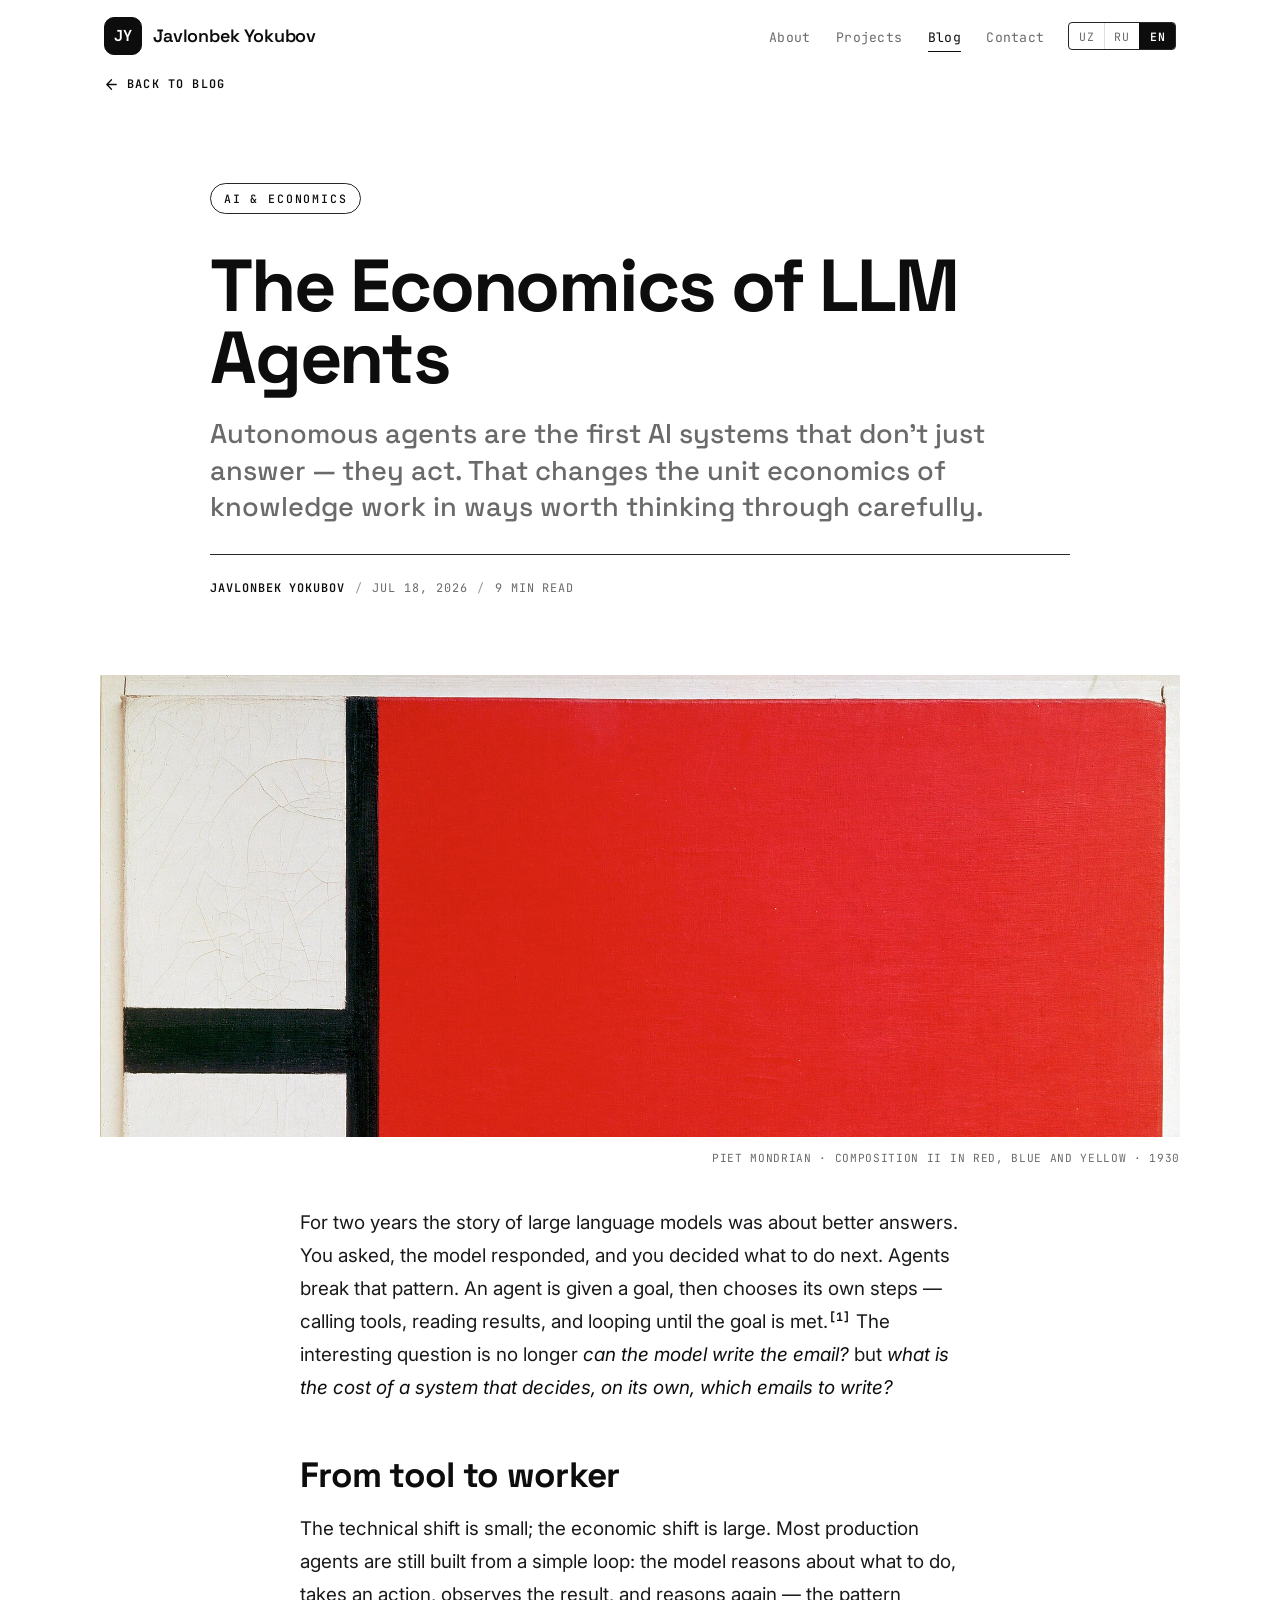
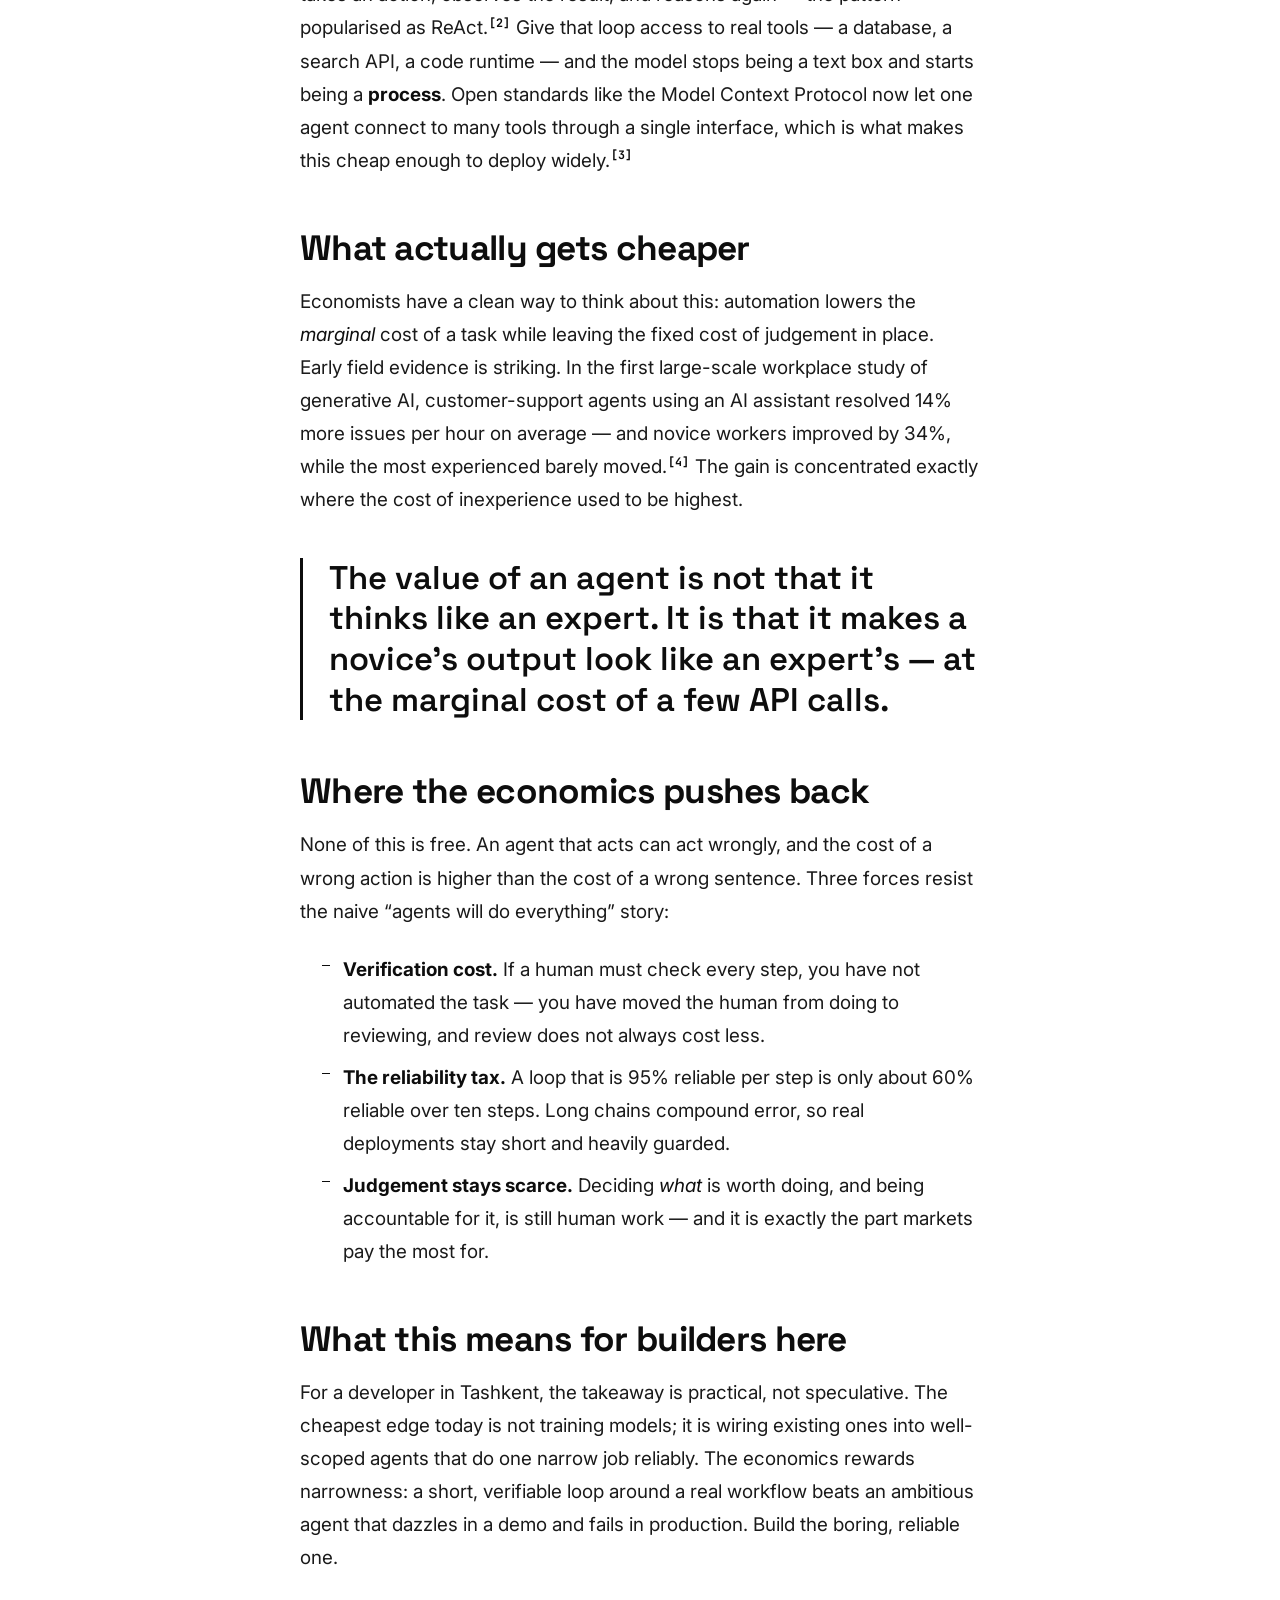
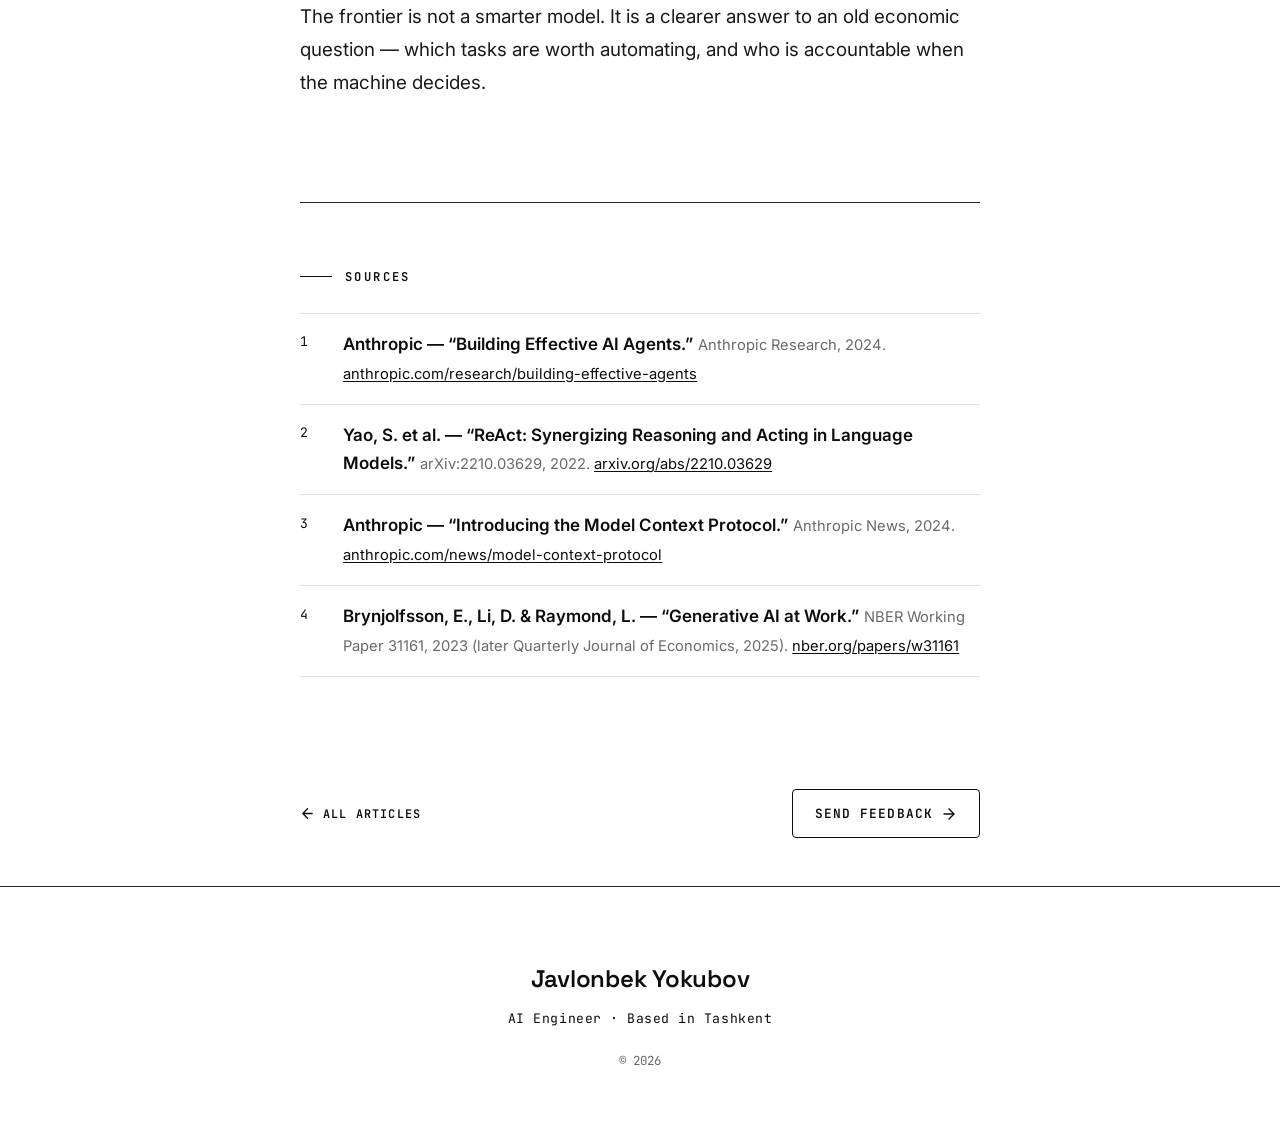
<file: blog/economics-of-llm-agents.html>
<!DOCTYPE html>
<html lang="en" data-lang="en">
<head>
<meta charset="UTF-8" />
<meta name="viewport" content="width=device-width, initial-scale=1.0" />
<title>The Economics of LLM Agents — Javlonbek Yokubov</title>
<meta name="description" content="Autonomous AI agents are moving from demo to production. What does that shift change about the cost of knowledge work — and where does the economics push back? In Uzbek, Russian and English, with cited sources." />
<meta name="author" content="Javlonbek Yokubov" />
<meta name="theme-color" content="#ffffff" />

<meta property="og:type" content="article" />
<meta property="og:title" content="The Economics of LLM Agents" />
<meta property="og:description" content="From demo to production — and where the economics of knowledge work pushes back." />

<link rel="preconnect" href="https://fonts.googleapis.com" />
<link rel="preconnect" href="https://fonts.gstatic.com" crossorigin />
<link href="https://fonts.googleapis.com/css2?family=Space+Grotesk:wght@400;500;600;700&family=Inter:wght@400;500;600&family=JetBrains+Mono:wght@400;500&display=swap" rel="stylesheet" />

<script>document.documentElement.classList.add("js");</script>
<link rel="stylesheet" href="../styles.css" />
<link rel="stylesheet" href="../blog.css" />
<link rel="icon" href="data:image/svg+xml,%3Csvg xmlns='http://www.w3.org/2000/svg' viewBox='0 0 32 32'%3E%3Crect width='32' height='32' rx='7' fill='%230a0b0d'/%3E%3Crect x='1.5' y='1.5' width='29' height='29' rx='6' fill='none' stroke='%237c8cff' stroke-opacity='0.5'/%3E%3Ctext x='16' y='22' font-family='monospace' font-weight='700' font-size='16' fill='%237c8cff' text-anchor='middle'%3EJY%3C/text%3E%3C/svg%3E" />
</head>
<body class="blog-page">

<div class="read-progress" aria-hidden="true"></div>

<a class="skip-link" href="#main">Skip to content</a>

<!-- ================= HEADER / NAV ================= -->
<header class="site-header scrolled" id="siteHeader">
  <div class="wrap header-inner">
    <a href="../index.html" class="brand" aria-label="Javlonbek Yokubov — home">
      <span class="brand-mark" aria-hidden="true">JY</span>
      <span class="brand-name">Javlonbek&nbsp;Yokubov</span>
    </a>

    <nav class="nav" aria-label="Primary">
      <ul>
        <li><a href="../index.html#about">About</a></li>
        <li><a href="../index.html#projects">Projects</a></li>
        <li><a href="../blog.html" class="active">Blog</a></li>
        <li><a href="../index.html#contact">Contact</a></li>
      </ul>
    </nav>

    <div class="lang-toggle" role="group" aria-label="Language">
      <button class="lang-btn" type="button" data-lang="uz" aria-pressed="false" title="O‘zbekcha">UZ</button>
      <button class="lang-btn" type="button" data-lang="ru" aria-pressed="false" title="Русский">RU</button>
      <button class="lang-btn" type="button" data-lang="en" aria-pressed="true" title="English">EN</button>
    </div>

    <button class="nav-toggle" id="navToggle" aria-label="Open menu" aria-expanded="false" aria-controls="mobileNav">
      <span></span><span></span><span></span>
    </button>
  </div>

  <div class="mobile-nav" id="mobileNav" hidden>
    <nav aria-label="Mobile">
      <ul>
        <li><a href="../index.html">Portfolio</a></li>
        <li><a href="../index.html#about">About</a></li>
        <li><a href="../index.html#projects">Projects</a></li>
        <li><a href="../blog.html">Blog</a></li>
        <li><a href="../index.html#contact">Contact</a></li>
      </ul>
      <a class="btn btn-gold" href="../assets/Javlonbek-Yokubov-CV.pdf" download>Download CV</a>
    </nav>
  </div>
</header>

<main id="main" class="article">

  <div class="wrap">
    <a class="back-link" href="../blog.html">
      <svg width="15" height="15" viewBox="0 0 16 16" aria-hidden="true"><path d="M13 8H4m4 5L3 8l5-5" fill="none" stroke="currentColor" stroke-width="1.4" stroke-linecap="round" stroke-linejoin="round"/></svg>
      <span><span data-lang-block="en">Back to blog</span><span data-lang-block="ru">Назад к блогу</span><span data-lang-block="uz">Blogga qaytish</span></span>
    </a>
  </div>

  <!-- ================= ARTICLE HEADER ================= -->
  <header class="article-header">
    <span class="post-cat">
      <span data-lang-block="en">AI &amp; Economics</span><span data-lang-block="ru">ИИ и экономика</span><span data-lang-block="uz">SI va iqtisodiyot</span>
    </span>

    <h1 class="article-title">
      <span data-lang-block="en">The Economics of LLM Agents</span>
      <span data-lang-block="ru">Экономика LLM-агентов</span>
      <span data-lang-block="uz">LLM-agentlarning iqtisodiyoti</span>
    </h1>

    <p class="article-deck">
      <span data-lang-block="en">Autonomous agents are the first AI systems that don’t just answer — they act. That changes the unit economics of knowledge work in ways worth thinking through carefully.</span>
      <span data-lang-block="ru">Автономные агенты — первые системы ИИ, которые не просто отвечают, а действуют. Это меняет юнит-экономику умственного труда, и об этом стоит подумать внимательно.</span>
      <span data-lang-block="uz">Avtonom agentlar — shunchaki javob bermay, harakat qiladigan birinchi SI tizimlari. Bu aqliy mehnatning birlik iqtisodiyotini o‘zgartiradi va bu haqda diqqat bilan o‘ylash kerak.</span>
    </p>

    <p class="article-byline">
      <span class="author">Javlonbek Yokubov</span>
      <span class="sep" aria-hidden="true">/</span>
      <span><span data-lang-block="en">Jul 18, 2026</span><span data-lang-block="ru">18 июля 2026</span><span data-lang-block="uz">2026-yil 18-iyul</span></span>
      <span class="sep" aria-hidden="true">/</span>
      <span><span data-lang-block="en">9 min read</span><span data-lang-block="ru">9 мин чтения</span><span data-lang-block="uz">9 daqiqa o‘qish</span></span>
    </p>
  </header>

  <div class="article-cover">
    <div class="cover"><img class="cover-img" src="../assets/blog/economics.jpg" alt="Piet Mondrian — Composition II in Red, Blue and Yellow, 1930" /></div>
    <p class="cover-credit">Piet Mondrian · Composition II in Red, Blue and Yellow · 1930</p>
  </div>

  <!-- ================= PROSE (EN) ================= -->
  <article class="prose" data-lang-block="en">
    <p>For two years the story of large language models was about better answers. You asked, the model responded, and you decided what to do next. Agents break that pattern. An agent is given a goal, then chooses its own steps — calling tools, reading results, and looping until the goal is met.<a class="cite" href="#src-1" aria-label="Source 1">1</a> The interesting question is no longer <em>can the model write the email?</em> but <em>what is the cost of a system that decides, on its own, which emails to write?</em></p>

    <h2>From tool to worker</h2>
    <p>The technical shift is small; the economic shift is large. Most production agents are still built from a simple loop: the model reasons about what to do, takes an action, observes the result, and reasons again — the pattern popularised as ReAct.<a class="cite" href="#src-2" aria-label="Source 2">2</a> Give that loop access to real tools — a database, a search API, a code runtime — and the model stops being a text box and starts being a <strong>process</strong>. Open standards like the Model Context Protocol now let one agent connect to many tools through a single interface, which is what makes this cheap enough to deploy widely.<a class="cite" href="#src-3" aria-label="Source 3">3</a></p>

    <h2>What actually gets cheaper</h2>
    <p>Economists have a clean way to think about this: automation lowers the <em>marginal</em> cost of a task while leaving the fixed cost of judgement in place. Early field evidence is striking. In the first large-scale workplace study of generative AI, customer-support agents using an AI assistant resolved 14% more issues per hour on average — and novice workers improved by 34%, while the most experienced barely moved.<a class="cite" href="#src-4" aria-label="Source 4">4</a> The gain is concentrated exactly where the cost of inexperience used to be highest.</p>

    <blockquote>The value of an agent is not that it thinks like an expert. It is that it makes a novice’s output look like an expert’s — at the marginal cost of a few API calls.</blockquote>

    <h2>Where the economics pushes back</h2>
    <p>None of this is free. An agent that acts can act wrongly, and the cost of a wrong action is higher than the cost of a wrong sentence. Three forces resist the naive “agents will do everything” story:</p>
    <ul>
      <li><strong>Verification cost.</strong> If a human must check every step, you have not automated the task — you have moved the human from doing to reviewing, and review does not always cost less.</li>
      <li><strong>The reliability tax.</strong> A loop that is 95% reliable per step is only about 60% reliable over ten steps. Long chains compound error, so real deployments stay short and heavily guarded.</li>
      <li><strong>Judgement stays scarce.</strong> Deciding <em>what</em> is worth doing, and being accountable for it, is still human work — and it is exactly the part markets pay the most for.</li>
    </ul>

    <h2>What this means for builders here</h2>
    <p>For a developer in Tashkent, the takeaway is practical, not speculative. The cheapest edge today is not training models; it is wiring existing ones into well-scoped agents that do one narrow job reliably. The economics rewards narrowness: a short, verifiable loop around a real workflow beats an ambitious agent that dazzles in a demo and fails in production. Build the boring, reliable one.</p>
    <p>The frontier is not a smarter model. It is a clearer answer to an old economic question — which tasks are worth automating, and who is accountable when the machine decides.</p>
  </article>

  <!-- ================= PROSE (RU) ================= -->
  <article class="prose" data-lang-block="ru">
    <p>Два года вся история больших языковых моделей была про лучшие ответы. Вы спрашивали — модель отвечала — вы решали, что делать дальше. Агенты ломают этот шаблон. Агенту задают цель, и он сам выбирает шаги: вызывает инструменты, читает результаты и повторяет цикл, пока цель не достигнута.<a class="cite" href="#src-1" aria-label="Источник 1">1</a> Интересный вопрос теперь не <em>«может ли модель написать письмо?»</em>, а <em>«сколько стоит система, которая сама решает, какие письма писать?»</em></p>

    <h2>От инструмента к работнику</h2>
    <p>Технический сдвиг мал, экономический — велик. Большинство продакшен-агентов по-прежнему построены на простом цикле: модель рассуждает, что делать, совершает действие, наблюдает результат и рассуждает снова — паттерн, ставший известным как ReAct.<a class="cite" href="#src-2" aria-label="Источник 2">2</a> Дайте этому циклу доступ к реальным инструментам — базе данных, поисковому API, среде выполнения кода — и модель перестаёт быть текстовым полем и становится <strong>процессом</strong>. Открытые стандарты вроде Model Context Protocol позволяют одному агенту подключаться ко многим инструментам через единый интерфейс — именно это делает подход достаточно дешёвым для массового внедрения.<a class="cite" href="#src-3" aria-label="Источник 3">3</a></p>

    <h2>Что действительно дешевеет</h2>
    <p>У экономистов есть ясный способ об этом думать: автоматизация снижает <em>предельную</em> стоимость задачи, оставляя фиксированную стоимость суждения на месте. Ранние полевые данные впечатляют. В первом масштабном исследовании генеративного ИИ на рабочем месте операторы поддержки с ИИ-ассистентом решали в среднем на 14% больше обращений в час, а новички — на 34% больше, тогда как у самых опытных почти ничего не изменилось.<a class="cite" href="#src-4" aria-label="Источник 4">4</a> Выигрыш сосредоточен ровно там, где цена неопытности прежде была самой высокой.</p>

    <blockquote>Ценность агента не в том, что он думает как эксперт. А в том, что он делает результат новичка похожим на работу эксперта — по предельной цене нескольких вызовов API.</blockquote>

    <h2>Где экономика сопротивляется</h2>
    <p>Всё это не бесплатно. Агент, который действует, может действовать неверно, а цена неверного действия выше цены неверного предложения. Три силы сопротивляются наивной истории «агенты сделают всё»:</p>
    <ul>
      <li><strong>Стоимость проверки.</strong> Если человек должен проверять каждый шаг, вы не автоматизировали задачу — вы лишь перевели человека из исполнителя в проверяющего, а проверка не всегда дешевле.</li>
      <li><strong>Налог на надёжность.</strong> Цикл с надёжностью 95% на шаг надёжен лишь примерно на 60% на десяти шагах. Длинные цепочки накапливают ошибку, поэтому реальные внедрения остаются короткими и хорошо защищёнными.</li>
      <li><strong>Суждение остаётся дефицитом.</strong> Решать, <em>что</em> стоит делать, и отвечать за это — по-прежнему работа человека, и именно за неё рынок платит больше всего.</li>
    </ul>

    <h2>Что это значит для разработчиков здесь</h2>
    <p>Для разработчика в Ташкенте вывод практический, а не умозрительный. Самое дешёвое преимущество сегодня — не обучать модели, а встраивать существующие в узко очерченных агентов, которые надёжно делают одну конкретную работу. Экономика вознаграждает узость: короткий проверяемый цикл вокруг реального процесса лучше амбициозного агента, который впечатляет в демо и падает в продакшене. Стройте скучного, но надёжного.</p>
    <p>Граница — не более умная модель. Это более ясный ответ на старый экономический вопрос: какие задачи стоит автоматизировать и кто отвечает, когда решает машина.</p>
  </article>

  <!-- ================= PROSE (UZ) ================= -->
  <article class="prose" data-lang-block="uz">
    <p>So‘nggi ikki yil davomida katta til modellari (LLM) atrofidagi asosiy e’tibor javoblar sifatiga qaratildi: foydalanuvchi so‘rov yuborar, model javob qaytarar, keyingi qadamni esa foydalanuvchining o‘zi belgilar edi. Agentlar bu tartibni o‘zgartiradi. Agentga maqsad beriladi, u esa qadamlarni mustaqil tanlaydi: vositalarni chaqiradi, natijalarni o‘qiydi va maqsadga erishguncha siklni takrorlaydi.<a class="cite" href="#src-1" aria-label="Manba 1">1</a> Shu bois asosiy savol <em>«model xat yoza oladimi?»</em> emas, <em>«qaysi xatlarni yozishni o‘zi hal qiladigan tizim qancha xarajat talab qiladi?»</em> tarzida qo‘yiladi.</p>

    <h2>Vositadan xodimga</h2>
    <p>Texnik o‘zgarish kichik, iqtisodiy oqibati esa katta. Ishlab chiqarishdagi aksariyat agentlar hanuz oddiy siklga asoslanadi: model nima qilishni mulohaza qiladi, harakatni bajaradi, natijani kuzatadi va yana mulohaza qiladi — bu usul ReAct nomi bilan tanilgan.<a class="cite" href="#src-2" aria-label="Manba 2">2</a> Ushbu siklga haqiqiy vositalar — ma’lumotlar bazasi, qidiruv API’si, kod ijro etish muhiti — ulansa, model matn maydoni bo‘lishdan to‘xtab, <strong>jarayonga</strong> aylanadi. Model Context Protocol singari ochiq standartlar bitta agentni yagona interfeys orqali ko‘plab vositalarga ulash imkonini beradi; aynan shu narsa texnologiyani keng joriy etish uchun yetarlicha arzonlashtiradi.<a class="cite" href="#src-3" aria-label="Manba 3">3</a></p>

    <h2>Aslida nima arzonlashadi</h2>
    <p>Iqtisodchilar buni aniq tavsiflaydi: avtomatlashtirish vazifaning <em>marjinal</em> xarajatini pasaytiradi, hukm chiqarishning qat’iy xarajatini esa joyida qoldiradi. Dastlabki dala tadqiqotlari natijalari sezilarli. Generativ sun’iy intellekt bo‘yicha ish joyida o‘tkazilgan birinchi keng ko‘lamli tadqiqotga ko‘ra, sun’iy intellekt yordamchisidan foydalangan qo‘llab-quvvatlash operatorlari soatiga o‘rtacha 14 foiz ko‘proq murojaatni hal qilgan; yangi xodimlarda bu ko‘rsatkich 34 foizga oshgan, eng tajribali xodimlarda esa deyarli o‘zgarmagan.<a class="cite" href="#src-4" aria-label="Manba 4">4</a> Ya’ni samara aynan tajribasizlik xarajati ilgari eng yuqori bo‘lgan joyda to‘plangan.</p>

    <blockquote>Agentning qiymati uning ekspertdek fikrlashida emas. Uning qiymati yangi xodim natijasini bir necha API chaqiruvi xarajati evaziga ekspert darajasiga yaqinlashtirishida.</blockquote>

    <h2>Iqtisodiyot qayerda qarshilik ko‘rsatadi</h2>
    <p>Bularning hech biri bepul emas. Harakat qiladigan agent xato harakat qilishi mumkin, xato harakatning narxi esa xato jumlaning narxidan yuqori. «Agentlar hamma ishni bajaradi» degan soddalashtirilgan qarashga uch omil qarshilik ko‘rsatadi:</p>
    <ul>
      <li><strong>Tekshirish xarajati.</strong> Agar inson har bir qadamni tekshirishi zarur bo‘lsa, vazifa avtomatlashtirilmagan bo‘ladi — inson ijrochidan tekshiruvchiga o‘tkaziladi, tekshirish esa har doim ham arzonroq emas.</li>
      <li><strong>Ishonchlilik solig‘i.</strong> Har qadamda 95 foiz ishonchli sikl o‘n qadamdan so‘ng atigi 60 foizga yaqin ishonchli bo‘ladi. Uzun zanjirlar xatoni to‘playdi, shu sababli amaldagi tizimlar qisqa va qat’iy nazorat ostida saqlanadi.</li>
      <li><strong>Hukm tanqis bo‘lib qoladi.</strong> Nimani bajarishga arziydi va buning uchun kim javobgar — bu hamon inson zimmasidagi ish, bozor esa eng ko‘p aynan shunga haq to‘laydi.</li>
    </ul>

    <h2>Bu mahalliy quruvchilar uchun nimani anglatadi</h2>
    <p>Toshkentdagi dasturchi uchun xulosa amaliy, faraziy emas. Bugungi eng arzon ustunlik modellarni o‘qitishda emas, mavjud modellarni bitta tor vazifani ishonchli bajaradigan, aniq belgilangan agentlarga ulashda. Iqtisodiyot torlikni rag‘batlantiradi: haqiqiy jarayon atrofidagi qisqa va tekshiriladigan sikl namoyishda hayratlantirsa-da, ishlab chiqarishda qulaydigan ulkan agentdan afzalroq. Zerikarli, biroq ishonchlisini qurish maqsadga muvofiq.</p>
    <p>Chegara — aqlliroq model emas. Bu — eski iqtisodiy savolga aniqroq javob: qaysi vazifalarni avtomatlashtirishga arziydi va qaror mashina tomonidan qabul qilinganda kim javobgar bo‘ladi.</p>
  </article>

  <!-- ================= SOURCES (shared across languages) ================= -->
  <section class="sources" aria-label="Sources">
    <h2 class="sources-title">
      <span data-lang-block="en">Sources</span><span data-lang-block="ru">Источники</span><span data-lang-block="uz">Manbalar</span>
    </h2>
    <ol class="sources-list">
      <li id="src-1">
        <div>
          <span class="src-title">Anthropic — “Building Effective AI Agents.”</span>
          <span class="src-detail">Anthropic Research, 2024. <a href="https://www.anthropic.com/research/building-effective-agents" target="_blank" rel="noopener">anthropic.com/research/building-effective-agents</a></span>
        </div>
      </li>
      <li id="src-2">
        <div>
          <span class="src-title">Yao, S. et al. — “ReAct: Synergizing Reasoning and Acting in Language Models.”</span>
          <span class="src-detail">arXiv:2210.03629, 2022. <a href="https://arxiv.org/abs/2210.03629" target="_blank" rel="noopener">arxiv.org/abs/2210.03629</a></span>
        </div>
      </li>
      <li id="src-3">
        <div>
          <span class="src-title">Anthropic — “Introducing the Model Context Protocol.”</span>
          <span class="src-detail">Anthropic News, 2024. <a href="https://www.anthropic.com/news/model-context-protocol" target="_blank" rel="noopener">anthropic.com/news/model-context-protocol</a></span>
        </div>
      </li>
      <li id="src-4">
        <div>
          <span class="src-title">Brynjolfsson, E., Li, D. &amp; Raymond, L. — “Generative AI at Work.”</span>
          <span class="src-detail">NBER Working Paper 31161, 2023 (later Quarterly Journal of Economics, 2025). <a href="https://www.nber.org/papers/w31161" target="_blank" rel="noopener">nber.org/papers/w31161</a></span>
        </div>
      </li>
    </ol>
  </section>

  <!-- ================= ARTICLE FOOT ================= -->
  <nav class="article-foot" aria-label="Article footer">
    <a class="back-link" href="../blog.html" style="margin:0;">
      <svg width="15" height="15" viewBox="0 0 16 16" aria-hidden="true"><path d="M13 8H4m4 5L3 8l5-5" fill="none" stroke="currentColor" stroke-width="1.4" stroke-linecap="round" stroke-linejoin="round"/></svg>
      <span><span data-lang-block="en">All articles</span><span data-lang-block="ru">Все статьи</span><span data-lang-block="uz">Barcha maqolalar</span></span>
    </a>
    <a class="read-link" href="mailto:javlonbekyoqubov721@gmail.com?subject=Re:%20The%20Economics%20of%20LLM%20Agents">
      <span><span data-lang-block="en">Send feedback</span><span data-lang-block="ru">Оставить отзыв</span><span data-lang-block="uz">Fikr bildirish</span></span>
      <svg width="16" height="16" viewBox="0 0 16 16" aria-hidden="true"><path d="M3 8h9M8 3l5 5-5 5" fill="none" stroke="currentColor" stroke-width="1.4" stroke-linecap="round" stroke-linejoin="round"/></svg>
    </a>
  </nav>

</main>

<!-- ================= FOOTER ================= -->
<footer class="site-footer">
  <div class="wrap footer-inner">
    <p class="footer-name">Javlonbek Yokubov</p>
    <p class="footer-tag">AI Engineer · Based in Tashkent</p>
    <p class="footer-legal">© <span id="year">2026</span></p>
  </div>
</footer>

<script src="../blog.js" defer></script>
</body>
</html>
</file>
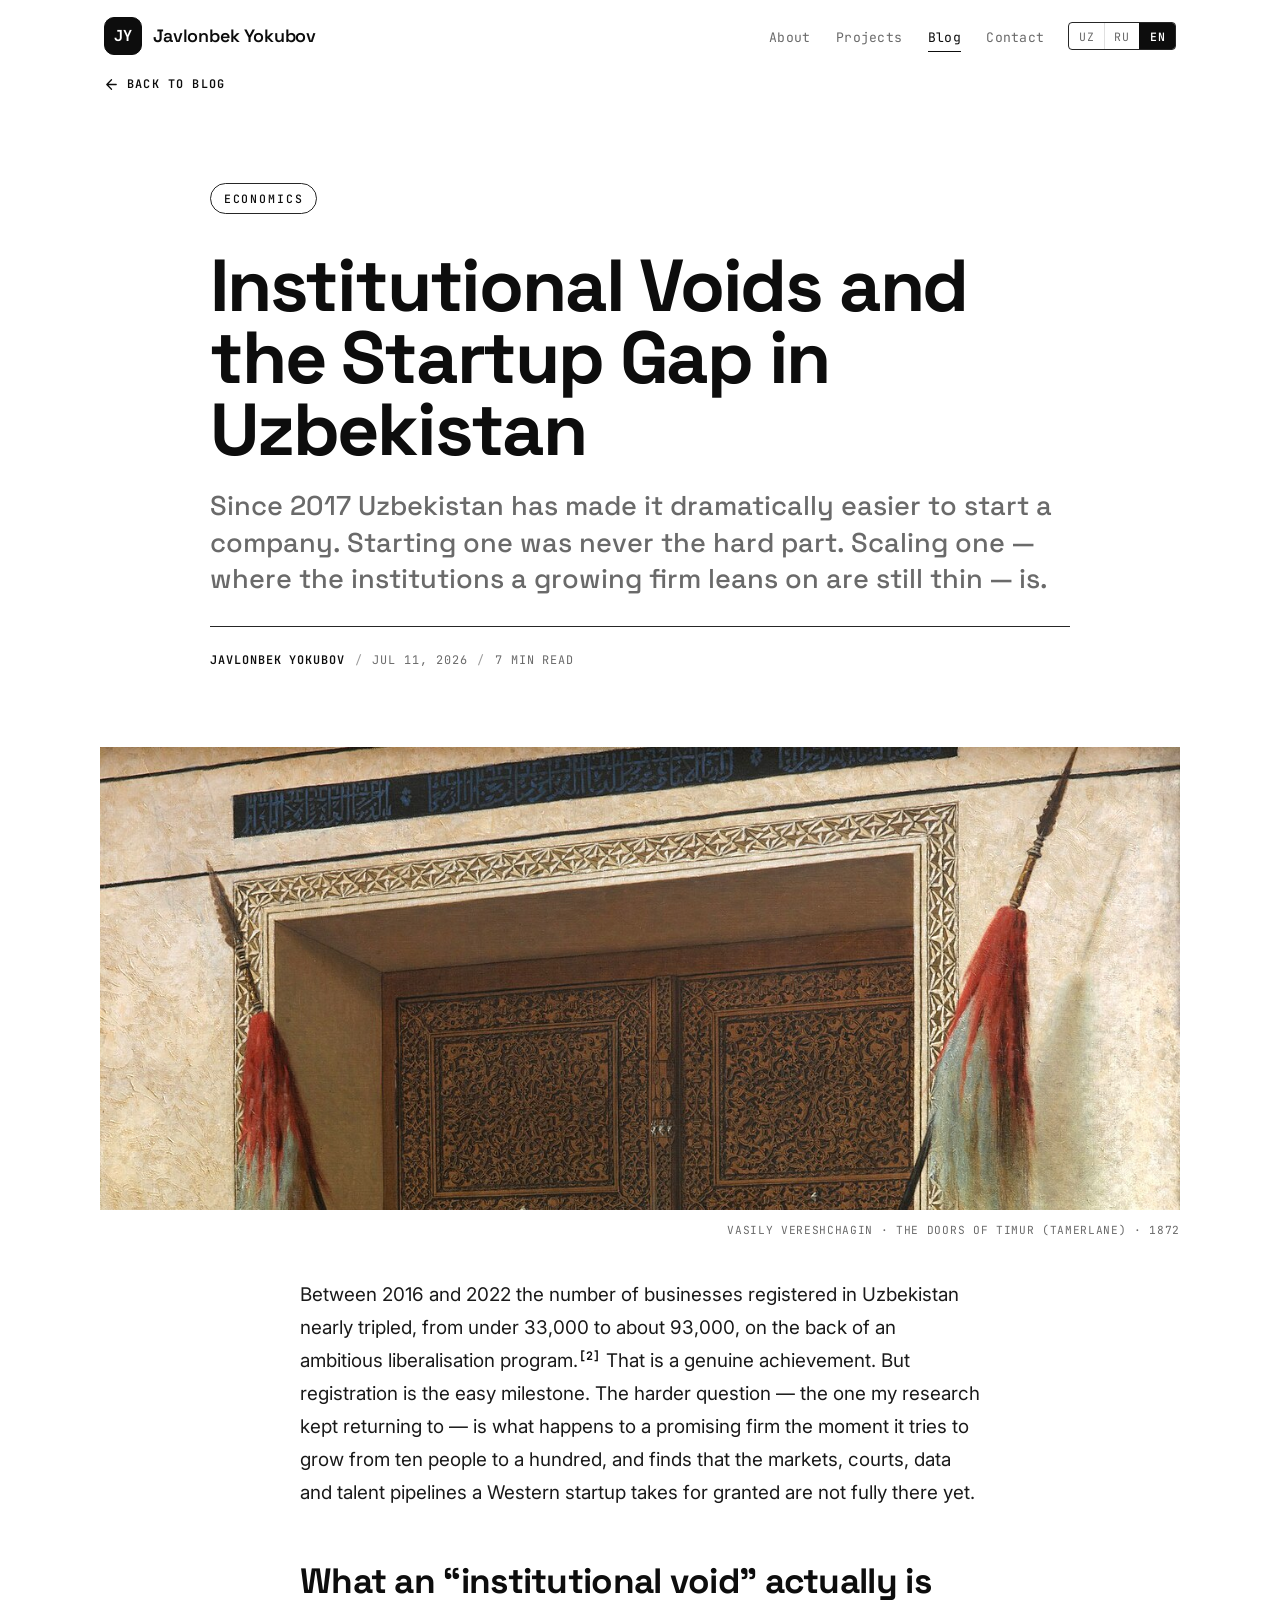
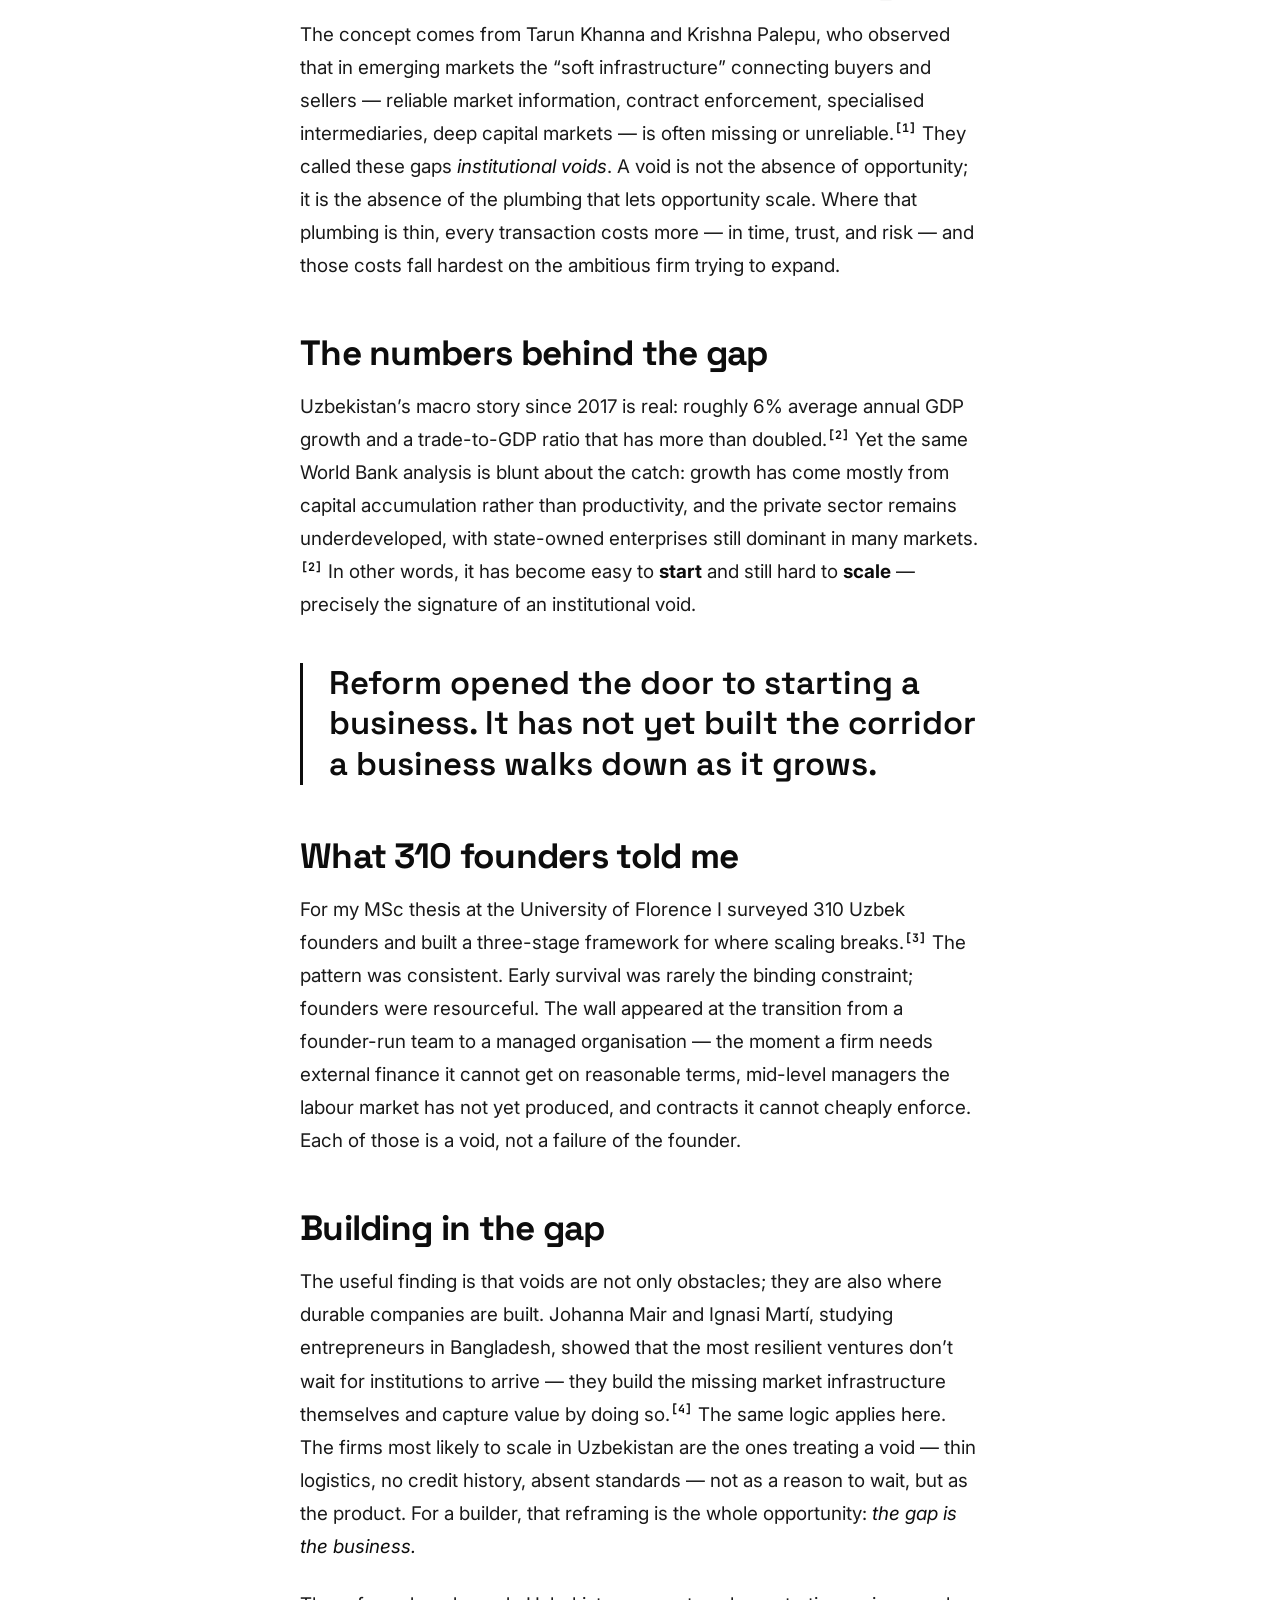
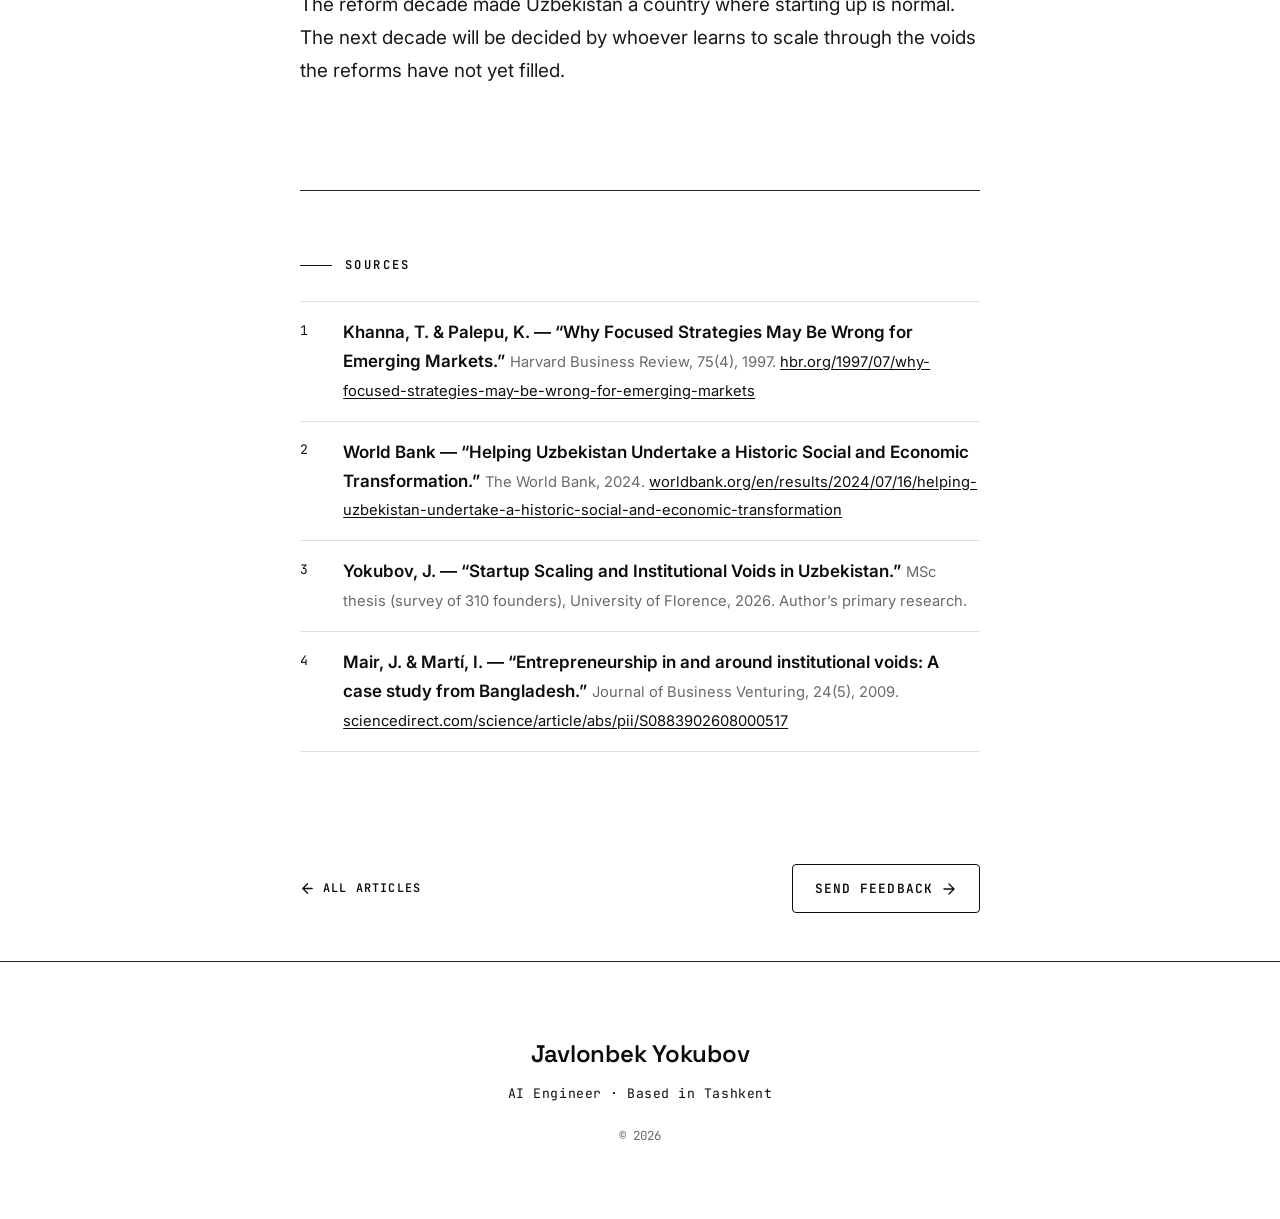
<file: blog/startup-gap-uzbekistan.html>
<!DOCTYPE html>
<html lang="en" data-lang="en">
<head>
<meta charset="UTF-8" />
<meta name="viewport" content="width=device-width, initial-scale=1.0" />
<title>Institutional Voids and the Startup Gap in Uzbekistan — Javlonbek Yokubov</title>
<meta name="description" content="Since 2017 Uzbekistan made starting a company easy. Scaling one — where institutions are still thin — is the real gap. Drawn from a 310-founder survey. In Uzbek, Russian and English, with cited sources." />
<meta name="author" content="Javlonbek Yokubov" />
<meta name="theme-color" content="#ffffff" />

<meta property="og:type" content="article" />
<meta property="og:title" content="Institutional Voids and the Startup Gap in Uzbekistan" />
<meta property="og:description" content="Starting a company got easy. Scaling one, where institutions are thin, did not — what a 310-founder survey shows." />

<link rel="preconnect" href="https://fonts.googleapis.com" />
<link rel="preconnect" href="https://fonts.gstatic.com" crossorigin />
<link href="https://fonts.googleapis.com/css2?family=Space+Grotesk:wght@400;500;600;700&family=Inter:wght@400;500;600&family=JetBrains+Mono:wght@400;500&display=swap" rel="stylesheet" />

<script>document.documentElement.classList.add("js");</script>
<link rel="stylesheet" href="../styles.css" />
<link rel="stylesheet" href="../blog.css" />
<link rel="icon" href="data:image/svg+xml,%3Csvg xmlns='http://www.w3.org/2000/svg' viewBox='0 0 32 32'%3E%3Crect width='32' height='32' rx='7' fill='%230a0b0d'/%3E%3Crect x='1.5' y='1.5' width='29' height='29' rx='6' fill='none' stroke='%237c8cff' stroke-opacity='0.5'/%3E%3Ctext x='16' y='22' font-family='monospace' font-weight='700' font-size='16' fill='%237c8cff' text-anchor='middle'%3EJY%3C/text%3E%3C/svg%3E" />
</head>
<body class="blog-page">

<div class="read-progress" aria-hidden="true"></div>

<a class="skip-link" href="#main">Skip to content</a>

<!-- ================= HEADER / NAV ================= -->
<header class="site-header scrolled" id="siteHeader">
  <div class="wrap header-inner">
    <a href="../index.html" class="brand" aria-label="Javlonbek Yokubov — home">
      <span class="brand-mark" aria-hidden="true">JY</span>
      <span class="brand-name">Javlonbek&nbsp;Yokubov</span>
    </a>

    <nav class="nav" aria-label="Primary">
      <ul>
        <li><a href="../index.html#about">About</a></li>
        <li><a href="../index.html#projects">Projects</a></li>
        <li><a href="../blog.html" class="active">Blog</a></li>
        <li><a href="../index.html#contact">Contact</a></li>
      </ul>
    </nav>

    <div class="lang-toggle" role="group" aria-label="Language">
      <button class="lang-btn" type="button" data-lang="uz" aria-pressed="false" title="O‘zbekcha">UZ</button>
      <button class="lang-btn" type="button" data-lang="ru" aria-pressed="false" title="Русский">RU</button>
      <button class="lang-btn" type="button" data-lang="en" aria-pressed="true" title="English">EN</button>
    </div>

    <button class="nav-toggle" id="navToggle" aria-label="Open menu" aria-expanded="false" aria-controls="mobileNav">
      <span></span><span></span><span></span>
    </button>
  </div>

  <div class="mobile-nav" id="mobileNav" hidden>
    <nav aria-label="Mobile">
      <ul>
        <li><a href="../index.html">Portfolio</a></li>
        <li><a href="../index.html#about">About</a></li>
        <li><a href="../index.html#projects">Projects</a></li>
        <li><a href="../blog.html">Blog</a></li>
        <li><a href="../index.html#contact">Contact</a></li>
      </ul>
      <a class="btn btn-gold" href="../assets/Javlonbek-Yokubov-CV.pdf" download>Download CV</a>
    </nav>
  </div>
</header>

<main id="main" class="article">

  <div class="wrap">
    <a class="back-link" href="../blog.html">
      <svg width="15" height="15" viewBox="0 0 16 16" aria-hidden="true"><path d="M13 8H4m4 5L3 8l5-5" fill="none" stroke="currentColor" stroke-width="1.4" stroke-linecap="round" stroke-linejoin="round"/></svg>
      <span><span data-lang-block="en">Back to blog</span><span data-lang-block="ru">Назад к блогу</span><span data-lang-block="uz">Blogga qaytish</span></span>
    </a>
  </div>

  <!-- ================= ARTICLE HEADER ================= -->
  <header class="article-header">
    <span class="post-cat">
      <span data-lang-block="en">Economics</span><span data-lang-block="ru">Экономика</span><span data-lang-block="uz">Iqtisodiyot</span>
    </span>

    <h1 class="article-title">
      <span data-lang-block="en">Institutional Voids and the Startup Gap in Uzbekistan</span>
      <span data-lang-block="ru">Институциональные пустоты и стартап-разрыв в Узбекистане</span>
      <span data-lang-block="uz">Institutsional bo‘shliqlar va O‘zbekistondagi startap tafovuti</span>
    </h1>

    <p class="article-deck">
      <span data-lang-block="en">Since 2017 Uzbekistan has made it dramatically easier to start a company. Starting one was never the hard part. Scaling one — where the institutions a growing firm leans on are still thin — is.</span>
      <span data-lang-block="ru">С 2017 года Узбекистан сделал запуск компании гораздо проще. Но запуск никогда не был трудной частью. Трудность — в масштабировании там, где институты, на которые опирается растущая фирма, всё ещё слабы.</span>
      <span data-lang-block="uz">2017-yildan buyon O‘zbekiston kompaniya ochishni ancha osonlashtirdi. Ammo ochish hech qachon qiyin qismi bo‘lmagan. Qiyinligi — o‘sayotgan firma tayanadigan institutlar hali zaif bo‘lgan joyda masshtablashda.</span>
    </p>

    <p class="article-byline">
      <span class="author">Javlonbek Yokubov</span>
      <span class="sep" aria-hidden="true">/</span>
      <span><span data-lang-block="en">Jul 11, 2026</span><span data-lang-block="ru">11 июля 2026</span><span data-lang-block="uz">2026-yil 11-iyul</span></span>
      <span class="sep" aria-hidden="true">/</span>
      <span><span data-lang-block="en">7 min read</span><span data-lang-block="ru">7 мин чтения</span><span data-lang-block="uz">7 daqiqa o‘qish</span></span>
    </p>
  </header>

  <div class="article-cover">
    <div class="cover"><img class="cover-img" src="../assets/blog/uzbekistan.jpg" alt="Vasily Vereshchagin — The Doors of Timur (Tamerlane), 1872" /></div>
    <p class="cover-credit">Vasily Vereshchagin · The Doors of Timur (Tamerlane) · 1872</p>
  </div>

  <!-- ================= PROSE (EN) ================= -->
  <article class="prose" data-lang-block="en">
    <p>Between 2016 and 2022 the number of businesses registered in Uzbekistan nearly tripled, from under 33,000 to about 93,000, on the back of an ambitious liberalisation program.<a class="cite" href="#src-2" aria-label="Source 2">2</a> That is a genuine achievement. But registration is the easy milestone. The harder question — the one my research kept returning to — is what happens to a promising firm the moment it tries to grow from ten people to a hundred, and finds that the markets, courts, data and talent pipelines a Western startup takes for granted are not fully there yet.</p>

    <h2>What an “institutional void” actually is</h2>
    <p>The concept comes from Tarun Khanna and Krishna Palepu, who observed that in emerging markets the “soft infrastructure” connecting buyers and sellers — reliable market information, contract enforcement, specialised intermediaries, deep capital markets — is often missing or unreliable.<a class="cite" href="#src-1" aria-label="Source 1">1</a> They called these gaps <em>institutional voids</em>. A void is not the absence of opportunity; it is the absence of the plumbing that lets opportunity scale. Where that plumbing is thin, every transaction costs more — in time, trust, and risk — and those costs fall hardest on the ambitious firm trying to expand.</p>

    <h2>The numbers behind the gap</h2>
    <p>Uzbekistan’s macro story since 2017 is real: roughly 6% average annual GDP growth and a trade-to-GDP ratio that has more than doubled.<a class="cite" href="#src-2" aria-label="Source 2">2</a> Yet the same World Bank analysis is blunt about the catch: growth has come mostly from capital accumulation rather than productivity, and the private sector remains underdeveloped, with state-owned enterprises still dominant in many markets.<a class="cite" href="#src-2" aria-label="Source 2">2</a> In other words, it has become easy to <strong>start</strong> and still hard to <strong>scale</strong> — precisely the signature of an institutional void.</p>

    <blockquote>Reform opened the door to starting a business. It has not yet built the corridor a business walks down as it grows.</blockquote>

    <h2>What 310 founders told me</h2>
    <p>For my MSc thesis at the University of Florence I surveyed 310 Uzbek founders and built a three-stage framework for where scaling breaks.<a class="cite" href="#src-3" aria-label="Source 3">3</a> The pattern was consistent. Early survival was rarely the binding constraint; founders were resourceful. The wall appeared at the transition from a founder-run team to a managed organisation — the moment a firm needs external finance it cannot get on reasonable terms, mid-level managers the labour market has not yet produced, and contracts it cannot cheaply enforce. Each of those is a void, not a failure of the founder.</p>

    <h2>Building in the gap</h2>
    <p>The useful finding is that voids are not only obstacles; they are also where durable companies are built. Johanna Mair and Ignasi Martí, studying entrepreneurs in Bangladesh, showed that the most resilient ventures don’t wait for institutions to arrive — they build the missing market infrastructure themselves and capture value by doing so.<a class="cite" href="#src-4" aria-label="Source 4">4</a> The same logic applies here. The firms most likely to scale in Uzbekistan are the ones treating a void — thin logistics, no credit history, absent standards — not as a reason to wait, but as the product. For a builder, that reframing is the whole opportunity: <em>the gap is the business.</em></p>
    <p>The reform decade made Uzbekistan a country where starting up is normal. The next decade will be decided by whoever learns to scale through the voids the reforms have not yet filled.</p>
  </article>

  <!-- ================= PROSE (RU) ================= -->
  <article class="prose" data-lang-block="ru">
    <p>С 2016 по 2022 год число зарегистрированных в Узбекистане предприятий выросло почти втрое — с менее чем 33 000 до примерно 93 000 — на фоне амбициозной программы либерализации.<a class="cite" href="#src-2" aria-label="Источник 2">2</a> Это настоящее достижение. Но регистрация — лёгкий рубеж. Более трудный вопрос, к которому постоянно возвращалось моё исследование, — что происходит с перспективной фирмой в момент, когда она пытается вырасти с десяти человек до ста и обнаруживает, что рынки, суды, данные и каналы поиска талантов, которые западный стартап считает само собой разумеющимися, здесь ещё не вполне сложились.</p>

    <h2>Что такое «институциональная пустота»</h2>
    <p>Понятие принадлежит Таруну Кханне и Кришне Палепу, которые заметили, что на развивающихся рынках «мягкая инфраструктура», связывающая покупателей и продавцов, — надёжная рыночная информация, исполнение контрактов, специализированные посредники, глубокие рынки капитала — часто отсутствует или ненадёжна.<a class="cite" href="#src-1" aria-label="Источник 1">1</a> Эти разрывы они назвали <em>институциональными пустотами</em>. Пустота — это не отсутствие возможности; это отсутствие «трубопровода», позволяющего возможности масштабироваться. Там, где этот трубопровод тонок, каждая сделка стоит дороже — во времени, доверии и риске, — и эти издержки тяжелее всего ложатся на амбициозную фирму, которая пытается расти.</p>

    <h2>Цифры за этим разрывом</h2>
    <p>Макроистория Узбекистана с 2017 года реальна: около 6% среднегодового роста ВВП и более чем удвоившееся отношение торговли к ВВП.<a class="cite" href="#src-2" aria-label="Источник 2">2</a> Но тот же анализ Всемирного банка прямо говорит о подвохе: рост шёл в основном за счёт накопления капитала, а не производительности, и частный сектор остаётся недоразвитым, тогда как госпредприятия по-прежнему доминируют на многих рынках.<a class="cite" href="#src-2" aria-label="Источник 2">2</a> Иначе говоря, стало легко <strong>начать</strong> и по-прежнему трудно <strong>масштабироваться</strong> — ровно признак институциональной пустоты.</p>

    <blockquote>Реформа открыла дверь к запуску бизнеса. Но она ещё не построила коридор, по которому бизнес идёт, когда растёт.</blockquote>

    <h2>Что рассказали 310 основателей</h2>
    <p>Для магистерской диссертации в Университете Флоренции я опросил 310 узбекских основателей и построил трёхэтапную модель того, где ломается масштабирование.<a class="cite" href="#src-3" aria-label="Источник 3">3</a> Закономерность оказалась устойчивой. Раннее выживание редко было связывающим ограничением — основатели были находчивы. Стена возникала на переходе от команды, управляемой основателем, к управляемой организации — в момент, когда фирме нужны внешнее финансирование, которое она не может получить на разумных условиях, менеджеры среднего звена, которых рынок труда ещё не воспроизвёл, и контракты, которые она не может дёшево обеспечить исполнением. Каждое из этого — пустота, а не провал основателя.</p>

    <h2>Строить в разрыве</h2>
    <p>Полезный вывод в том, что пустоты — не только препятствия; это ещё и место, где строятся устойчивые компании. Йоханна Майр и Игнаси Марти, изучая предпринимателей в Бангладеш, показали, что самые устойчивые предприятия не ждут прихода институтов — они сами строят недостающую рыночную инфраструктуру и на этом создают ценность.<a class="cite" href="#src-4" aria-label="Источник 4">4</a> Здесь работает та же логика. Фирмы, у которых больше всего шансов масштабироваться в Узбекистане, — те, кто относится к пустоте (тонкая логистика, отсутствие кредитной истории, отсутствие стандартов) не как к поводу ждать, а как к продукту. Для строителя эта перемена ракурса и есть вся возможность: <em>разрыв — это и есть бизнес.</em></p>
    <p>Десятилетие реформ сделало Узбекистан страной, где запускать бизнес — норма. Следующее десятилетие решит тот, кто научится масштабироваться сквозь пустоты, которые реформы пока не заполнили.</p>
  </article>

  <!-- ================= PROSE (UZ) ================= -->
  <article class="prose" data-lang-block="uz">
    <p>2016-yildan 2022-yilgacha O‘zbekistonda ro‘yxatdan o‘tgan korxonalar soni deyarli uch baravar — 33 mingdan kamroq ko‘rsatkichdan taxminan 93 minggacha — ko‘tarildi; bunga keng ko‘lamli liberallashtirish dasturi asos bo‘ldi.<a class="cite" href="#src-2" aria-label="Manba 2">2</a> Bu — haqiqiy yutuq. Biroq ro‘yxatdan o‘tish eng oson bosqich hisoblanadi. Murakkabroq masala esa quyidagicha: istiqbolli firma o‘n kishidan yuz kishiga o‘smoqchi bo‘lganda, g‘arb startaplari uchun tabiiy sanaladigan bozorlar, sudlar, ma’lumotlar va iste’dod manbalari mamlakatda hali to‘liq shakllanmaganiga duch keladi.</p>

    <h2>«Institutsional bo‘shliq» aslida nima</h2>
    <p>Tushuncha Tarun Xanna va Krishna Palepu tomonidan kiritilgan. Ular rivojlanayotgan bozorlarda xaridor va sotuvchini bog‘lovchi «yumshoq infratuzilma» — ishonchli bozor ma’lumoti, shartnomalar ijrosi, ixtisoslashgan vositachilar, rivojlangan kapital bozorlari — ko‘pincha mavjud emasligini yoki ishonchsizligini aniqladi.<a class="cite" href="#src-1" aria-label="Manba 1">1</a> Bu tafovutlarni ular <em>institutsional bo‘shliqlar</em> deb atadi. Bo‘shliq — imkoniyatning yo‘qligi emas, balki imkoniyatni masshtablashga xizmat qiladigan infratuzilmaning yo‘qligi. Bunday infratuzilma zaif bo‘lgan joyda har bir bitim vaqt, ishonch va tavakkalchilik jihatidan qimmatroqqa tushadi; bu xarajatlar esa eng og‘ir tarzda o‘smoqchi bo‘lgan firma zimmasiga tushadi.</p>

    <h2>Tafovut ortidagi raqamlar</h2>
    <p>O‘zbekistonning 2017-yildan beri makroiqtisodiy ko‘rsatkichlari salmoqli: yiliga o‘rtacha taxminan 6 foiz YaIM o‘sishi va ikki baravardan ortiq oshgan savdoning YaIMga nisbati.<a class="cite" href="#src-2" aria-label="Manba 2">2</a> Ammo o‘sha Jahon banki tahlili muammoni ochiq qayd etadi: o‘sish asosan mahsuldorlik emas, kapital jamg‘arilishi hisobiga yuz berdi; xususiy sektor esa hamon yetarlicha rivojlanmagan, ko‘plab bozorlarda davlat korxonalari ustunligicha qolmoqda.<a class="cite" href="#src-2" aria-label="Manba 2">2</a> Boshqacha aytganda, biznesni <strong>boshlash</strong> osonlashdi, uni <strong>masshtablash</strong> esa hamon qiyin — bu aynan institutsional bo‘shliqning belgisi.</p>

    <blockquote>Islohot biznes boshlash eshigini ochdi. Biroq u biznes o‘sish davomida yuradigan yo‘lakni hali qurmadi.</blockquote>

    <h2>310 asoschi bergan javoblar</h2>
    <p>Florensiya universitetidagi magistrlik dissertatsiyasi doirasida 310 nafar o‘zbek asoschisi so‘rovdan o‘tkazildi va masshtablash qayerda uzilishi bo‘yicha uch bosqichli model ishlab chiqildi.<a class="cite" href="#src-3" aria-label="Manba 3">3</a> Natijalar barqaror tendensiyani ko‘rsatdi. Dastlabki bosqichda omon qolish kamdan-kam hollarda asosiy cheklov bo‘lgan — asoschilar tadbirkorlik ko‘nikmasiga ega edi. Asosiy to‘siq asoschi boshqaruvidagi jamoadan tizimli boshqariladigan tashkilotga o‘tish bosqichida yuzaga keldi: bu bosqichda firmaga oqilona shartlarda ololmaydigan tashqi moliya, mehnat bozori hali tayyorlamagan o‘rta bo‘g‘in menejerlari va arzon ijro ettirib bo‘lmaydigan shartnomalar zarur bo‘ladi. Ularning har biri — bo‘shliq, asoschining shaxsiy muvaffaqiyatsizligi emas.</p>

    <h2>Bo‘shliqda qurish</h2>
    <p>Muhim xulosa shuki, bo‘shliqlar faqat to‘siq emas — ular barqaror kompaniyalar shakllanadigan maydon hamdir. Yohanna Mair va Ignasi Marti Bangladeshdagi tadbirkorlarni o‘rganib, eng chidamli korxonalar institutlar shakllanishini kutmasligini, aksincha yetishmayotgan bozor infratuzilmasini o‘zi qurib, shu orqali qiymat yaratishini ko‘rsatdi.<a class="cite" href="#src-4" aria-label="Manba 4">4</a> Bu yerda ham shu mantiq amal qiladi. O‘zbekistonda masshtablashga eng ko‘p imkoniyatga ega firmalar — bo‘shliqni (zaif logistika, kredit tarixining yo‘qligi, standartlarning yo‘qligi) kutish uchun bahona emas, mahsulot sifatida ko‘radiganlardir. Quruvchi uchun aynan shu yondashuv butun imkoniyatni ochadi: <em>tafovutning o‘zi — bu biznes.</em></p>
    <p>Islohotlar o‘n yilligi O‘zbekistonni biznes boshlash odatiy holga aylangan mamlakatga aylantirdi. Keyingi o‘n yillikni esa islohotlar hali to‘ldirmagan bo‘shliqlar orqali masshtablashni o‘zlashtirgan tadbirkorlar belgilaydi.</p>
  </article>

  <!-- ================= SOURCES (shared across languages) ================= -->
  <section class="sources" aria-label="Sources">
    <h2 class="sources-title">
      <span data-lang-block="en">Sources</span><span data-lang-block="ru">Источники</span><span data-lang-block="uz">Manbalar</span>
    </h2>
    <ol class="sources-list">
      <li id="src-1">
        <div>
          <span class="src-title">Khanna, T. &amp; Palepu, K. — “Why Focused Strategies May Be Wrong for Emerging Markets.”</span>
          <span class="src-detail">Harvard Business Review, 75(4), 1997. <a href="https://hbr.org/1997/07/why-focused-strategies-may-be-wrong-for-emerging-markets" target="_blank" rel="noopener">hbr.org/1997/07/why-focused-strategies-may-be-wrong-for-emerging-markets</a></span>
        </div>
      </li>
      <li id="src-2">
        <div>
          <span class="src-title">World Bank — “Helping Uzbekistan Undertake a Historic Social and Economic Transformation.”</span>
          <span class="src-detail">The World Bank, 2024. <a href="https://www.worldbank.org/en/results/2024/07/16/helping-uzbekistan-undertake-a-historic-social-and-economic-transformation" target="_blank" rel="noopener">worldbank.org/en/results/2024/07/16/helping-uzbekistan-undertake-a-historic-social-and-economic-transformation</a></span>
        </div>
      </li>
      <li id="src-3">
        <div>
          <span class="src-title">Yokubov, J. — “Startup Scaling and Institutional Voids in Uzbekistan.”</span>
          <span class="src-detail">MSc thesis (survey of 310 founders), University of Florence, 2026. Author’s primary research.</span>
        </div>
      </li>
      <li id="src-4">
        <div>
          <span class="src-title">Mair, J. &amp; Martí, I. — “Entrepreneurship in and around institutional voids: A case study from Bangladesh.”</span>
          <span class="src-detail">Journal of Business Venturing, 24(5), 2009. <a href="https://www.sciencedirect.com/science/article/abs/pii/S0883902608000517" target="_blank" rel="noopener">sciencedirect.com/science/article/abs/pii/S0883902608000517</a></span>
        </div>
      </li>
    </ol>
  </section>

  <!-- ================= ARTICLE FOOT ================= -->
  <nav class="article-foot" aria-label="Article footer">
    <a class="back-link" href="../blog.html" style="margin:0;">
      <svg width="15" height="15" viewBox="0 0 16 16" aria-hidden="true"><path d="M13 8H4m4 5L3 8l5-5" fill="none" stroke="currentColor" stroke-width="1.4" stroke-linecap="round" stroke-linejoin="round"/></svg>
      <span><span data-lang-block="en">All articles</span><span data-lang-block="ru">Все статьи</span><span data-lang-block="uz">Barcha maqolalar</span></span>
    </a>
    <a class="read-link" href="mailto:javlonbekyoqubov721@gmail.com?subject=Re:%20Startup%20Gap%20in%20Uzbekistan">
      <span><span data-lang-block="en">Send feedback</span><span data-lang-block="ru">Оставить отзыв</span><span data-lang-block="uz">Fikr bildirish</span></span>
      <svg width="16" height="16" viewBox="0 0 16 16" aria-hidden="true"><path d="M3 8h9M8 3l5 5-5 5" fill="none" stroke="currentColor" stroke-width="1.4" stroke-linecap="round" stroke-linejoin="round"/></svg>
    </a>
  </nav>

</main>

<!-- ================= FOOTER ================= -->
<footer class="site-footer">
  <div class="wrap footer-inner">
    <p class="footer-name">Javlonbek Yokubov</p>
    <p class="footer-tag">AI Engineer · Based in Tashkent</p>
    <p class="footer-legal">© <span id="year">2026</span></p>
  </div>
</footer>

<script src="../blog.js" defer></script>
</body>
</html>
</file>
<file: styles.css>
/* =========================================================
   Javlonbek Yokubov — Portfolio
   v2 — Dark AI-tech / dev-console aesthetic
   ========================================================= */

/* ---------- Tokens ---------- */
:root {
  /* canvas & surfaces */
  --bg:        #0a0b0d;
  --bg-2:      #0c0e12;
  --surface:   #14161b;
  --surface-2: #181b22;
  --surface-3: #1e222b;

  /* hairlines */
  --line:        rgba(255,255,255,.08);
  --line-strong: rgba(255,255,255,.14);
  --line-accent: rgba(124,140,255,.35);

  /* text */
  --text:       #eceef2;
  --text-soft:  #b6bcc8;
  --text-mute:  #9aa0ab;
  --text-faint: #6b7280;

  /* accent — indigo → cyan */
  --accent:        #7c8cff;
  --accent-bright: #9aa6ff;
  --cyan:          #22d3ee;
  --accent-glow:   rgba(124,140,255,.45);
  --grad:          linear-gradient(120deg, #7c8cff, #22d3ee);

  /* fonts */
  --display: "Space Grotesk", "Inter", system-ui, sans-serif;
  --sans:    "Inter", system-ui, -apple-system, "Segoe UI", Roboto, sans-serif;
  --mono:    "JetBrains Mono", ui-monospace, "SFMono-Regular", Menlo, Consolas, monospace;

  /* radii */
  --r-sm: 6px;
  --r-md: 12px;
  --r-lg: 18px;
  --r-pill: 999px;

  /* shadows / glow */
  --shadow-card: 0 20px 50px -30px rgba(0,0,0,.85);
  --glow-accent: 0 0 0 1px var(--line-accent), 0 14px 44px -14px var(--accent-glow);

  /* layout */
  --wrap: 1200px;
  --gutter: clamp(1.25rem, 5vw, 4rem);
  --section-y: clamp(5rem, 10vw, 8.5rem);

  --ease: cubic-bezier(.2,.7,.2,1);
}

/* ---------- Reset ---------- */
*, *::before, *::after { box-sizing: border-box; }
* { margin: 0; }
html { scroll-behavior: smooth; -webkit-text-size-adjust: 100%; }
@media (prefers-reduced-motion: reduce) { html { scroll-behavior: auto; } }

body {
  font-family: var(--sans);
  background: var(--bg);
  color: var(--text-soft);
  font-size: 1.0625rem;
  line-height: 1.7;
  -webkit-font-smoothing: antialiased;
  text-rendering: optimizeLegibility;
  overflow-x: hidden;

  /* faint dot-grid texture across the whole canvas */
  background-image:
    radial-gradient(circle at center, rgba(255,255,255,.035) 1px, transparent 1px);
  background-size: 26px 26px;
  background-attachment: fixed;
}

img { max-width: 100%; display: block; height: auto; }
a { color: inherit; text-decoration: none; }
ul, ol { list-style: none; padding: 0; }
::selection { background: rgba(124,140,255,.28); color: #fff; }

:focus-visible {
  outline: 2px solid var(--accent);
  outline-offset: 3px;
  border-radius: 4px;
}

.wrap { width: 100%; max-width: var(--wrap); margin-inline: auto; padding-inline: var(--gutter); }

.skip-link {
  position: absolute; left: -9999px; top: 0; z-index: 1000;
  background: var(--accent); color: #0a0b0d;
  padding: .75rem 1.25rem; border-radius: 0 0 var(--r-md) 0; font-weight: 600;
}
.skip-link:focus { left: 0; }

/* =========================================================
   Typography helpers
   ========================================================= */
.eyebrow {
  font-family: var(--mono);
  font-size: .72rem;
  font-weight: 500;
  letter-spacing: .22em;
  text-transform: uppercase;
  color: var(--accent);
  display: flex; align-items: center; gap: .9rem;
  margin-bottom: 1.35rem;
}
.eyebrow-rule {
  height: 1px; width: 2.25rem; flex: none;
  background: linear-gradient(90deg, var(--accent), transparent);
}
.eyebrow-center { justify-content: center; }
.eyebrow-center .eyebrow-rule:last-child { background: linear-gradient(90deg, transparent, var(--accent)); }

.section-title {
  font-family: var(--display);
  font-weight: 600;
  font-size: clamp(2rem, 4.4vw, 3.2rem);
  line-height: 1.05;
  letter-spacing: -0.02em;
  color: var(--text);
}

.section-note {
  margin-top: 1.1rem; color: var(--text-mute);
  font-size: 1.0625rem; max-width: 54ch;
}
.section-head.center { text-align: center; }
.section-head.center .section-note { margin-inline: auto; }

/* =========================================================
   Buttons
   ========================================================= */
.btn {
  --pad-y: .82rem; --pad-x: 1.5rem;
  display: inline-flex; align-items: center; gap: .55rem;
  font-family: var(--sans); font-weight: 500; font-size: .95rem;
  letter-spacing: .005em;
  padding: var(--pad-y) var(--pad-x);
  border-radius: var(--r-pill);
  border: 1px solid transparent;
  cursor: pointer;
  transition: transform .3s var(--ease), background .3s var(--ease),
              color .3s var(--ease), border-color .3s var(--ease), box-shadow .3s var(--ease);
  will-change: transform;
}
.btn svg { transition: transform .35s var(--ease); }
.btn-sm { --pad-y: .5rem; --pad-x: 1.05rem; font-size: .85rem; }
.btn-lg { --pad-y: .95rem; --pad-x: 2rem; font-size: 1rem; }

/* primary neutral (crisp) */
.btn-ink {
  background: var(--text); color: #0a0b0d; font-weight: 600;
}
.btn-ink:hover { transform: translateY(-2px); background: #fff; box-shadow: 0 12px 30px -14px rgba(255,255,255,.35); }
.btn-ink:hover svg { transform: translateX(3px); }

/* branded accent CTA */
.btn-gold {
  background: var(--grad); color: #06070a; font-weight: 600;
  box-shadow: 0 10px 34px -14px var(--accent-glow);
}
.btn-gold:hover { transform: translateY(-2px); box-shadow: 0 16px 44px -12px var(--accent-glow); filter: saturate(1.08) brightness(1.04); }

/* hairline outline */
.btn-outline {
  background: transparent; color: var(--text-soft);
  border-color: var(--line-strong);
}
.btn-outline:hover { border-color: var(--accent); color: var(--accent-bright); transform: translateY(-2px); box-shadow: var(--glow-accent); }

/* =========================================================
   Header
   ========================================================= */
.site-header {
  position: fixed; inset: 0 0 auto 0; z-index: 100;
  transition: background .4s var(--ease), box-shadow .4s var(--ease), border-color .4s var(--ease);
  border-bottom: 1px solid transparent;
}
.site-header.scrolled {
  background: rgba(10,11,13,.72);
  backdrop-filter: saturate(140%) blur(14px);
  -webkit-backdrop-filter: saturate(140%) blur(14px);
  border-bottom-color: var(--line);
}
.header-inner {
  display: flex; align-items: center; gap: 1.5rem;
  height: 72px;
}
.brand { display: flex; align-items: center; gap: .7rem; margin-right: auto; }
.brand-mark {
  font-family: var(--mono); font-weight: 700; font-size: .95rem;
  width: 38px; height: 38px; flex: none;
  display: grid; place-items: center;
  border: 1px solid var(--line-accent); color: var(--accent);
  border-radius: 10px;
  letter-spacing: .02em;
  background: rgba(124,140,255,.06);
}
.brand-name {
  font-family: var(--display); font-weight: 600; font-size: 1.12rem;
  letter-spacing: -0.01em; color: var(--text);
}
.nav ul { display: flex; gap: 1.6rem; }
.nav a {
  font-family: var(--mono); font-size: .82rem; letter-spacing: .02em;
  color: var(--text-mute); position: relative;
  padding: .3rem 0; transition: color .3s var(--ease);
}
.nav a::after {
  content: ""; position: absolute; left: 0; bottom: -2px;
  height: 1.5px; width: 100%; background: var(--grad);
  transform: scaleX(0); transform-origin: left;
  transition: transform .4s var(--ease);
}
.nav a:hover { color: var(--text); }
.nav a:hover::after, .nav a.active::after { transform: scaleX(1); }
.nav a.active { color: var(--text); }

.nav-toggle {
  display: none; flex-direction: column; gap: 5px;
  background: none; border: 0; cursor: pointer; padding: 8px;
}
.nav-toggle span {
  width: 24px; height: 2px; background: var(--text); border-radius: 2px;
  transition: transform .35s var(--ease), opacity .25s var(--ease);
}
.nav-toggle[aria-expanded="true"] span:nth-child(1) { transform: translateY(7px) rotate(45deg); }
.nav-toggle[aria-expanded="true"] span:nth-child(2) { opacity: 0; }
.nav-toggle[aria-expanded="true"] span:nth-child(3) { transform: translateY(-7px) rotate(-45deg); }

.mobile-nav {
  background: rgba(10,11,13,.96);
  backdrop-filter: blur(14px); -webkit-backdrop-filter: blur(14px);
  border-bottom: 1px solid var(--line);
  padding: 1rem var(--gutter) 2rem;
}
.mobile-nav ul { display: flex; flex-direction: column; gap: .25rem; margin-bottom: 1.25rem; }
.mobile-nav a {
  font-family: var(--display); font-size: 1.35rem; color: var(--text);
  display: block; padding: .6rem 0; border-bottom: 1px solid var(--line);
}
.mobile-nav a:hover { color: var(--accent); }
.mobile-nav .btn { width: 100%; justify-content: center; }

/* =========================================================
   Hero
   ========================================================= */
.hero {
  position: relative;
  min-height: 100svh;
  display: flex; align-items: center;
  padding-top: 100px; padding-bottom: 4rem;
  overflow: hidden;
}
.hero-texture {
  position: absolute; inset: 0; pointer-events: none;
  background:
    radial-gradient(70% 60% at 78% 8%, rgba(124,140,255,.16), transparent 60%),
    radial-gradient(60% 55% at 8% 95%, rgba(34,211,238,.09), transparent 62%);
}
.hero-texture::after {
  /* faint grid lines overlay */
  content: ""; position: absolute; inset: 0;
  background-image:
    linear-gradient(rgba(255,255,255,.025) 1px, transparent 1px),
    linear-gradient(90deg, rgba(255,255,255,.025) 1px, transparent 1px);
  background-size: 68px 68px;
  mask-image: radial-gradient(120% 100% at 50% 0%, #000 30%, transparent 78%);
  -webkit-mask-image: radial-gradient(120% 100% at 50% 0%, #000 30%, transparent 78%);
}
.hero-grid {
  position: relative; z-index: 1;
  display: grid; grid-template-columns: 1.15fr .85fr;
  align-items: center; gap: clamp(2rem, 6vw, 5rem);
}
.hero-name {
  font-family: var(--display); font-weight: 600;
  font-size: clamp(3rem, 8.5vw, 6rem);
  line-height: .95; letter-spacing: -0.035em;
  color: var(--text);
  margin: .35rem 0 1.35rem;
}
.hero-name-accent {
  color: transparent;
  background: var(--grad);
  -webkit-background-clip: text; background-clip: text;
}
.hero-roles {
  font-family: var(--mono);
  font-size: clamp(.92rem, 1.5vw, 1.08rem);
  color: var(--text-soft); font-weight: 400; line-height: 1.5;
  margin-bottom: 1.35rem;
  min-height: 1.6em;
}
.hero-roles-prompt { color: var(--accent); font-weight: 500; }
.hero-roles .dot { color: var(--accent); margin: 0 .35rem; }
/* typing caret (added by JS via .is-typing) */
.hero-roles.is-typing .hero-roles-text::after {
  content: ""; display: inline-block;
  width: .58ch; height: 1.05em; margin-left: .12em;
  background: var(--cyan); vertical-align: -0.18em;
  animation: caretBlink 1s steps(1) infinite;
}
@keyframes caretBlink { 0%,50% { opacity: 1; } 50.01%,100% { opacity: 0; } }
.hero-sub {
  max-width: 46ch; color: var(--text-mute);
  font-size: 1.12rem; line-height: 1.65; margin-bottom: 2.25rem;
}
.hero-cta { display: flex; flex-wrap: wrap; gap: 1rem; }

/* portrait — rounded rectangle, gradient-border glow */
.hero-portrait { justify-self: center; text-align: center; }
.portrait-frame {
  position: relative;
  padding: 1.5px;
  background: linear-gradient(150deg, var(--accent), rgba(34,211,238,.65) 55%, rgba(255,255,255,.06) 100%);
  border-radius: calc(var(--r-lg) + 2px);
  box-shadow: var(--shadow-card), 0 0 60px -22px var(--accent-glow);
}
.portrait-arch {
  position: relative; overflow: hidden;
  border-radius: var(--r-lg);
  background: var(--surface);
}
.portrait-arch img {
  width: 100%; aspect-ratio: 52 / 60; object-fit: cover;
  object-position: 40% 28%;
  filter: saturate(1.02) contrast(1.02);
}
/* subtle scan-tint over photo for cohesion */
.portrait-arch::after {
  content: ""; position: absolute; inset: 0; pointer-events: none;
  background: linear-gradient(180deg, transparent 55%, rgba(10,11,13,.42));
  mix-blend-mode: normal;
}
/* corner brackets — tech framing */
.portrait-corner {
  position: absolute; width: 20px; height: 20px; z-index: 2;
  border-color: var(--cyan); border-style: solid; border-width: 0;
}
.portrait-corner-tl { top: 10px; left: 10px; border-top-width: 2px; border-left-width: 2px; border-top-left-radius: 4px; }
.portrait-corner-br { bottom: 10px; right: 10px; border-bottom-width: 2px; border-right-width: 2px; border-bottom-right-radius: 4px; }
.portrait-caption {
  margin-top: 1.25rem; font-family: var(--mono);
  color: var(--text-mute); letter-spacing: .1em; font-size: .74rem;
  text-transform: uppercase;
  display: inline-flex; align-items: center; gap: .5rem;
}
.status-dot {
  width: 7px; height: 7px; border-radius: 50%; flex: none;
  background: #34d399; box-shadow: 0 0 0 3px rgba(52,211,153,.18);
  animation: pulse 2.4s var(--ease) infinite;
}
@keyframes pulse { 0%,100% { box-shadow: 0 0 0 3px rgba(52,211,153,.18); } 50% { box-shadow: 0 0 0 5px rgba(52,211,153,.05); } }

.scroll-cue {
  position: absolute; left: 50%; bottom: 1.75rem; transform: translateX(-50%);
  z-index: 2; display: grid; place-items: center; padding: .5rem;
}
.scroll-cue-line {
  display: block; width: 1px; height: 46px;
  background: linear-gradient(var(--accent), transparent);
  position: relative; overflow: hidden;
}
.scroll-cue-line::after {
  content: ""; position: absolute; top: -50%; left: 0; width: 100%; height: 50%;
  background: var(--cyan);
  animation: cueDrop 2.2s var(--ease) infinite;
}
@keyframes cueDrop { 0% { top: -50%; } 60%,100% { top: 100%; } }

/* =========================================================
   Sections base
   ========================================================= */
.section { padding-block: var(--section-y); position: relative; }
.section-tight { padding-block: clamp(4rem, 7vw, 6rem); }
.section-ivory { background: var(--bg); }
.section-ink {
  background:
    radial-gradient(100% 60% at 50% 0%, rgba(124,140,255,.05), transparent 60%),
    var(--bg-2);
}
/* gradient hairline divider at top of every section (except hero-adjacent) */
.section::before {
  content: ""; position: absolute; top: 0; left: 50%; transform: translateX(-50%);
  width: min(92%, var(--wrap)); height: 1px;
  background: linear-gradient(90deg, transparent, var(--line-strong) 20%, var(--line-strong) 80%, transparent);
}
.section-ink::after {
  content: ""; position: absolute; top: 0; left: 50%; transform: translateX(-50%);
  width: min(50%, 620px); height: 1px;
  background: linear-gradient(90deg, transparent, var(--accent), transparent);
  opacity: .6;
}

.section-head { margin-bottom: clamp(2.5rem, 5vw, 4rem); max-width: 48ch; }
.section-head.center { max-width: none; }

/* =========================================================
   About
   ========================================================= */
.about-grid {
  display: grid; grid-template-columns: .9fr 1.1fr;
  gap: clamp(2rem, 6vw, 5rem); align-items: start;
}
.about-grid .section-head { margin-bottom: 0; }
.about-body .lead {
  font-family: var(--display); font-size: clamp(1.35rem, 2.4vw, 1.8rem);
  line-height: 1.35; color: var(--text); font-weight: 500;
  letter-spacing: -0.01em;
  margin-bottom: 1.5rem;
}
.about-body p + p { color: var(--text-mute); }
.about-body em { font-style: normal; color: var(--accent-bright); }
.about-facts {
  margin-top: 2.25rem; border-top: 1px solid var(--line);
  display: grid; gap: 0;
}
.about-facts li {
  display: grid; grid-template-columns: 8rem 1fr; gap: 1rem;
  padding: .95rem 0; border-bottom: 1px solid var(--line);
  align-items: baseline;
}
.fact-k {
  font-family: var(--mono);
  font-size: .7rem; letter-spacing: .18em; text-transform: uppercase;
  color: var(--accent); font-weight: 500;
}
.fact-v { color: var(--text); font-family: var(--display); font-size: 1.1rem; font-weight: 500; }

/* =========================================================
   Skills
   ========================================================= */
.skills-grid {
  display: grid; grid-template-columns: repeat(3, 1fr);
  gap: 1.1rem;
}
.skill-card {
  position: relative;
  background: var(--surface);
  border: 1px solid var(--line);
  border-radius: var(--r-lg);
  padding: 1.6rem 1.6rem 1.8rem;
  transition: transform .4s var(--ease), border-color .4s var(--ease), box-shadow .4s var(--ease), background .4s var(--ease);
}
.skill-card:hover {
  transform: translateY(-4px);
  border-color: var(--line-accent);
  background: var(--surface-2);
  box-shadow: var(--glow-accent);
}
.skill-title {
  font-family: var(--display); font-weight: 600; font-size: 1.3rem;
  color: var(--text); display: flex; align-items: baseline; gap: .8rem;
  margin-bottom: 1.05rem;
  padding-bottom: 1.05rem; border-bottom: 1px solid var(--line);
  letter-spacing: -0.01em;
}
.skill-num {
  font-family: var(--mono);
  font-size: .78rem; letter-spacing: .05em; color: var(--accent);
  font-weight: 500;
  min-width: 1.6rem;
}
.tag-list { display: flex; flex-wrap: wrap; gap: .5rem; }
.tag-list li {
  font-family: var(--mono);
  font-size: .78rem; color: var(--text-soft);
  padding: .32rem .7rem;
  border: 1px solid var(--line); border-radius: var(--r-sm);
  background: rgba(255,255,255,.02);
  transition: color .3s var(--ease), border-color .3s var(--ease);
}
.skill-card:hover .tag-list li { border-color: var(--line-strong); }

/* =========================================================
   Projects
   ========================================================= */
.projects-list { border-top: 1px solid var(--line); margin-top: .5rem; }
.project-card {
  display: grid;
  grid-template-columns: auto 1fr auto;
  gap: clamp(1rem, 4vw, 3rem);
  align-items: start;
  padding: clamp(1.75rem, 3.5vw, 2.75rem) 0;
  border-bottom: 1px solid var(--line);
  position: relative;
}
.project-card::before {
  content: ""; position: absolute; left: calc(var(--gutter) * -1); right: calc(var(--gutter) * -1); top: 0; bottom: 0;
  background: linear-gradient(90deg, rgba(124,140,255,.08), transparent 45%);
  opacity: 0; transition: opacity .45s var(--ease); pointer-events: none;
}
.project-card:hover::before { opacity: 1; }
.project-index {
  font-family: var(--mono);
  font-size: 1rem; color: var(--accent);
  padding-top: .5rem; min-width: 2.5rem;
  letter-spacing: .04em;
}
.project-title {
  font-family: var(--display); font-weight: 600;
  font-size: clamp(1.5rem, 3vw, 2.15rem); line-height: 1.1;
  color: var(--text); letter-spacing: -0.02em;
  transition: color .35s var(--ease);
}
.project-card:hover .project-title { color: var(--accent-bright); }
.project-meta {
  font-family: var(--mono);
  font-size: .72rem; letter-spacing: .14em; text-transform: uppercase;
  color: var(--text-mute); margin: .5rem 0 .9rem; font-weight: 500;
}
.project-desc { color: var(--text-mute); max-width: 62ch; margin-bottom: 1.1rem; }
.project-stack { display: flex; flex-wrap: wrap; gap: .45rem; }
.project-stack li {
  font-family: var(--mono);
  font-size: .74rem; color: var(--text-soft);
  padding: .26rem .65rem; border: 1px solid var(--line);
  border-radius: var(--r-sm);
}
.project-actions { padding-top: .5rem; }
.project-link {
  display: inline-flex; align-items: center; gap: .45rem;
  font-size: .9rem; font-weight: 500; color: var(--text);
  padding: .58rem 1.15rem; border: 1px solid var(--line-strong); border-radius: var(--r-pill);
  transition: background .3s var(--ease), color .3s var(--ease), border-color .3s var(--ease), transform .3s var(--ease), box-shadow .3s var(--ease);
  white-space: nowrap;
}
.project-link:hover { border-color: var(--accent); color: var(--accent-bright); transform: translateY(-2px); box-shadow: var(--glow-accent); }
.project-link svg { transition: transform .35s var(--ease); }
.project-link:hover svg { transform: translate(2px,-2px); }
.project-tag {
  display: inline-flex; align-items: center; gap: .5rem;
  font-family: var(--mono);
  font-size: .7rem; font-weight: 500; letter-spacing: .1em; text-transform: uppercase;
  color: var(--text-mute);
  padding: .5rem .9rem; border: 1px solid var(--line); border-radius: var(--r-pill);
  background: rgba(255,255,255,.02);
  white-space: nowrap;
}
.project-tag::before {
  content: ""; width: 6px; height: 6px; border-radius: 50%; flex: none;
  background: var(--text-faint);
}

/* =========================================================
   Experience — timeline
   ========================================================= */
.timeline { position: relative; margin-left: .5rem; }
.timeline::before {
  content: ""; position: absolute; left: 6px; top: .5rem; bottom: .5rem;
  width: 1px; background: linear-gradient(var(--accent), transparent);
  opacity: .35;
}
.tl-item {
  display: grid; grid-template-columns: auto 1fr; gap: 2rem;
  padding-bottom: clamp(2.5rem, 5vw, 4rem);
  position: relative;
}
.tl-item:last-child { padding-bottom: 0; }
.tl-marker {
  width: 13px; height: 13px; border-radius: 50%; margin-top: .55rem;
  background: var(--accent);
  box-shadow: 0 0 0 5px rgba(124,140,255,.12), 0 0 16px -2px var(--accent-glow);
  position: relative; z-index: 1;
}
.tl-period {
  font-family: var(--mono);
  font-size: .74rem; letter-spacing: .12em; text-transform: uppercase;
  color: var(--accent); font-weight: 500; font-variant-numeric: tabular-nums;
  margin-bottom: .55rem;
}
.tl-role {
  font-family: var(--display); font-weight: 600; font-size: clamp(1.4rem, 2.6vw, 1.9rem);
  color: var(--text); line-height: 1.15; letter-spacing: -0.01em;
}
.tl-org { color: var(--accent-bright); font-size: 1rem; margin: .3rem 0 1rem; font-weight: 500; }
.tl-points { display: grid; gap: .6rem; max-width: 64ch; }
.tl-points li {
  color: var(--text-mute); position: relative; padding-left: 1.4rem; line-height: 1.6;
}
.tl-points li::before {
  content: ""; position: absolute; left: 0; top: .72em;
  width: 6px; height: 6px; transform: rotate(45deg);
  border: 1px solid var(--accent);
}

/* =========================================================
   Education
   ========================================================= */
.edu-grid {
  display: grid; grid-template-columns: .8fr 1.2fr;
  gap: clamp(2rem, 6vw, 5rem); align-items: start;
}
.edu-grid .section-head { margin-bottom: 0; }
.edu-list { display: grid; gap: 1.1rem; }
.edu-card {
  background: var(--surface);
  border: 1px solid var(--line);
  border-left: 2px solid var(--accent);
  border-radius: var(--r-md);
  padding: 1.6rem 1.8rem;
  transition: transform .4s var(--ease), box-shadow .4s var(--ease), border-color .4s var(--ease), background .4s var(--ease);
}
.edu-card:hover { transform: translateX(4px); box-shadow: var(--glow-accent); background: var(--surface-2); border-left-color: var(--cyan); }
.edu-period {
  font-family: var(--mono);
  font-size: .72rem; letter-spacing: .12em; text-transform: uppercase;
  color: var(--accent); font-weight: 500; font-variant-numeric: tabular-nums;
  margin-bottom: .6rem;
}
.edu-degree {
  font-family: var(--display); font-weight: 600; font-size: clamp(1.3rem, 2.4vw, 1.7rem);
  color: var(--text); line-height: 1.15; letter-spacing: -0.01em;
}
.edu-school { color: var(--accent-bright); font-weight: 500; margin: .35rem 0 .8rem; }
.edu-desc { color: var(--text-mute); max-width: 60ch; }

/* =========================================================
   Certifications
   ========================================================= */
.cert-list {
  display: grid; grid-template-columns: repeat(3, 1fr); gap: 1.1rem;
}
.cert-card {
  display: flex; align-items: center; gap: 1.1rem;
  background: var(--surface); border: 1px solid var(--line);
  border-radius: var(--r-lg); padding: 1.4rem 1.5rem;
  transition: transform .4s var(--ease), border-color .4s var(--ease), box-shadow .4s var(--ease), background .4s var(--ease);
}
.cert-card:hover { transform: translateY(-4px); border-color: var(--line-accent); box-shadow: var(--glow-accent); background: var(--surface-2); }
.cert-seal {
  flex: none; width: 42px; height: 42px; border-radius: var(--r-sm);
  background: rgba(124,140,255,.08);
  border: 1px solid var(--line-accent);
  position: relative;
}
.cert-seal::after {
  content: "✓"; position: absolute; inset: 0; display: grid; place-items: center;
  color: var(--accent); font-size: 1.1rem; font-weight: 700;
}
.cert-name {
  font-family: var(--display); font-weight: 600; font-size: 1.18rem;
  color: var(--text); line-height: 1.2; letter-spacing: -0.01em;
}
.cert-issuer { font-family: var(--mono); color: var(--text-mute); font-size: .8rem; margin-top: .25rem; }

/* =========================================================
   Contact
   ========================================================= */
.contact-inner { text-align: center; }
.contact-title { font-size: clamp(2.2rem, 5.2vw, 3.6rem); }
.contact-title-em {
  color: transparent; background: var(--grad);
  -webkit-background-clip: text; background-clip: text;
}
.contact-note { margin-top: 1.25rem; }
.contact-cards {
  display: grid; grid-template-columns: repeat(2, 1fr); gap: 1rem;
  max-width: 720px; margin: clamp(2.5rem,5vw,3.5rem) auto 0; text-align: left;
}
.contact-card {
  display: flex; flex-direction: column; gap: .4rem;
  padding: 1.3rem 1.55rem;
  background: var(--surface); border: 1px solid var(--line);
  border-radius: var(--r-md);
  transition: transform .4s var(--ease), border-color .4s var(--ease), box-shadow .4s var(--ease), background .4s var(--ease);
}
.contact-card:hover { transform: translateY(-3px); border-color: var(--line-accent); box-shadow: var(--glow-accent); background: var(--surface-2); }
.contact-label {
  font-family: var(--mono);
  font-size: .7rem; letter-spacing: .18em; text-transform: uppercase;
  color: var(--accent); font-weight: 500;
}
.contact-value {
  font-family: var(--display); font-size: 1.15rem; color: var(--text); font-weight: 500;
  word-break: break-word;
}
.contact-arrow { color: var(--cyan); font-size: .95rem; }
.contact-cta { margin-top: 2.5rem; }

/* =========================================================
   Footer
   ========================================================= */
.site-footer {
  background: var(--bg-2); color: var(--text-soft);
  padding: clamp(3rem, 6vw, 4.5rem) 0;
  text-align: center;
  border-top: 1px solid var(--line);
}
.footer-name {
  font-family: var(--display); font-size: 1.5rem; font-weight: 600;
  color: var(--text); letter-spacing: -0.01em;
}
.footer-tag { font-family: var(--mono); color: var(--accent); font-size: .82rem; letter-spacing: .04em; margin: .5rem 0 1.25rem; }
.footer-legal { font-family: var(--mono); color: var(--text-mute); font-size: .78rem; }

/* =========================================================
   Reveal-on-scroll — TERMINAL DECODE (signature motion)
   Display headings (.hero-name, .section-title) resolve from
   scrambled monospace cipher glyphs into their real letters,
   settling left-to-right like a console decrypting a line. This
   is the site's reserved signature move. Everything else — eyebrows,
   body copy, cards, CTAs — shares ONE calm companion motion: a short
   rise + fade (transform/opacity only, no blur), so the decode stays
   the standout.

   Accessibility: JS splits headings into per-glyph units that are
   aria-hidden and sets an aria-label with the full text on the
   heading, so assistive tech + SEO read real words, never scramble.
   Gradient words (hero-name-accent, contact-title-em) are never
   scrambled — they fade in whole so the indigo→cyan stays continuous.

   No-JS: every hidden start-state is gated behind html.js and the
   .is-pending hide-state is added by JS, so a script-less load renders
   plain, sharp, readable text. Fully neutralised under
   prefers-reduced-motion (block far below).

   Perf: no per-glyph will-change (avoids promoting ~40 tiny layers);
   glyph widths are locked once at init so scrambling never reflows
   surrounding text; the rAF decode swaps textContent on a ~45ms
   throttle and stops the instant a line is fully resolved — no idle
   timers. Stagger: JS assigns --reveal-i to .reveal-group children.
   ========================================================= */

/* ---- Companion motion: calm rise + fade (transform/opacity only) ---- */
.js .reveal:not(.section-head):not(.hero-copy),
.js .section-head .eyebrow,
.js .section-head .section-note,
.js .hero-copy .eyebrow,
.js .hero-copy .hero-sub,
.js .hero-copy .hero-cta {
  opacity: 0;
  transform: translateY(14px);
  transition:
    opacity .6s var(--ease),
    transform .6s var(--ease);
  transition-delay: calc(var(--reveal-i, 0) * 70ms);
  will-change: opacity, transform;
}
/* eyebrow leads the head; supporting copy trails the decoding title */
.js .section-head .section-note,
.js .hero-copy .hero-sub,
.js .hero-copy .hero-cta { transition-delay: .16s; }

.js .reveal.in:not(.section-head):not(.hero-copy),
.js .section-head.in .eyebrow,
.js .section-head.in .section-note,
.js .hero-copy.in .eyebrow,
.js .hero-copy.in .hero-sub,
.js .hero-copy.in .hero-cta {
  opacity: 1;
  transform: none;
  will-change: auto;
}

/* ---- Terminal decode: per-glyph units on display headings ----
   Grouped inside an inline .decode-line wrapper so headings keep
   their normal wrapping/whitespace. */
.js .decode-line { display: inline; }
.js .decode-unit {
  display: inline-block;
  text-align: center;           /* centre cipher glyphs in the locked box */
}
/* hidden before the decode sweep reaches this glyph */
.js .decode-unit.is-pending {
  color: transparent;
  -webkit-text-fill-color: transparent;
}
/* mid-scramble: glowing cyan monospace cipher glyph */
.js .decode-unit.is-scrambling {
  font-family: var(--mono);
  color: var(--cyan);
  -webkit-text-fill-color: var(--cyan);
  text-shadow: 0 0 10px rgba(34, 211, 238, .5);
}
/* resolved: real glyph, with a brief indigo settle-glow that fades out */
.js .decode-unit.is-done {
  color: var(--text);
  -webkit-text-fill-color: currentColor;
  animation: decodeSettle .5s var(--ease) both;
}
@keyframes decodeSettle {
  from { text-shadow: 0 0 12px var(--accent-glow); }
  to   { text-shadow: 0 0 0 rgba(0, 0, 0, 0); }
}

/* Gradient words never scramble — they fade in whole, just after the
   decode begins, so the gradient text stays continuous. */
.js .hero-name-accent,
.js .contact-title-em {
  opacity: 0;
  transform: translateY(0.1em);
  transition:
    opacity .55s var(--ease),
    transform .55s var(--ease);
  transition-delay: .2s;
}
.js .reveal.in .hero-name-accent,
.js .reveal.in .contact-title-em {
  opacity: 1;
  transform: none;
}

/* Accent eyebrow hairline draws in as the head settles.
   Pure transform (scaleX) — no layout change, no reflow. */
.js .reveal .eyebrow-rule {
  transform-origin: left center;
  transform: scaleX(0);
  transition: transform .55s var(--ease) .1s;
}
.js .reveal .eyebrow-center .eyebrow-rule:last-child { transform-origin: right center; }
.js .reveal.in .eyebrow-rule { transform: scaleX(1); }

/* =========================================================
   Responsive
   ========================================================= */
@media (max-width: 960px) {
  .nav, .nav-cv { display: none; }
  .nav-toggle { display: flex; }
  .hero-grid { grid-template-columns: 1fr; text-align: left; }
  .hero-portrait { order: -1; margin-bottom: 1rem; }
  .portrait-frame { max-width: 320px; margin-inline: auto; }
  .about-grid, .edu-grid { grid-template-columns: 1fr; }
  .skills-grid, .cert-list { grid-template-columns: repeat(2, 1fr); }
}

@media (max-width: 620px) {
  .skills-grid, .cert-list, .contact-cards { grid-template-columns: 1fr; }
  .project-card { grid-template-columns: 1fr; gap: .5rem; }
  .project-index { font-size: .9rem; padding-top: 0; }
  .project-actions { padding-top: 1rem; }
  .about-facts li { grid-template-columns: 1fr; gap: .1rem; }
  .tl-item { gap: 1.1rem; }
  .hero { min-height: auto; }
}

/* =========================================================
   Reduced motion
   ========================================================= */
@media (prefers-reduced-motion: reduce) {
  *, *::before, *::after {
    animation-duration: .001ms !important;
    animation-iteration-count: 1 !important;
    transition-duration: .001ms !important;
  }
  /* Terminal decode + companion rise fully disabled: all visible & sharp. */
  .reveal, .reveal.in,
  .reveal:not(.section-head):not(.hero-copy),
  .eyebrow, .section-note, .hero-sub, .hero-cta,
  .hero-name-accent, .contact-title-em {
    opacity: 1 !important;
    filter: none !important;
    transform: none !important;
  }
  .decode-unit {
    width: auto !important;
    color: inherit !important;
    -webkit-text-fill-color: currentColor !important;
    text-shadow: none !important;
    animation: none !important;
  }
  .reveal .eyebrow-rule { transform: none !important; }
  .scroll-cue-line::after { display: none; }
  .status-dot { animation: none; }
  .hero-roles.is-typing .hero-roles-text::after { display: none; }
}
</file>
<file: blog.css>
/* =========================================================
   Javlonbek Yokubov — Blog
   Fyrre-style editorial magazine: stark white, near-black
   ink, huge bold grotesque display, uppercase labels, thin
   rules, pill tags, solid-black buttons, generous whitespace.
   Loads AFTER styles.css. The whole light theme is scoped to
   body.blog-page, which overrides the site's dark tokens so
   the shared header / footer / buttons re-theme automatically.
   ========================================================= */

/* =========================================================
   i18n — pure-CSS language block switching (unchanged).
   Every translatable chunk exists three times as siblings
   <span data-lang-block="en|ru|uz">; only the one matching
   <html data-lang> shows. `revert` restores natural display.
   ========================================================= */
[data-lang-block] { display: none; }
html[data-lang="en"] [data-lang-block="en"],
html[data-lang="ru"] [data-lang-block="ru"],
html[data-lang="uz"] [data-lang-block="uz"] { display: revert; }

/* =========================================================
   LIGHT THEME — override the dark tokens for the blog only.
   Everything inheriting these vars (header, footer, buttons,
   eyebrows, section titles) flips to monochrome editorial.
   ========================================================= */
body.blog-page {
  --paper:   #ffffff;
  --panel:   #ecebe8;   /* image-placeholder grey (covers) */
  --panel-2: #f5f4f2;   /* alt light section wash */

  /* remap the shared dark tokens → light monochrome */
  --bg:        #ffffff;
  --bg-2:      #f5f4f2;
  --surface:   #f2f1ee;
  --surface-2: #ecebe8;
  --surface-3: #e6e5e1;

  --line:        rgba(0,0,0,.12);
  --line-strong: rgba(0,0,0,.85);
  --line-accent: rgba(0,0,0,.28);

  --text:       #0d0d0d;
  --text-soft:  #262626;
  --text-mute:  #6a6a6a;
  --text-faint: #9a9a9a;

  --accent:        #0d0d0d;
  --accent-bright: #000000;
  --cyan:          #0d0d0d;
  --accent-glow:   rgba(0,0,0,.14);
  --grad:          #0d0d0d;              /* flatten gradient → solid ink */

  background: var(--paper);
  color: var(--text-soft);
  background-image: none;                /* drop the dark dot-grid texture */
}

body.blog-page ::selection { background: #0d0d0d; color: #fff; }
body.blog-page :focus-visible { outline-color: #0d0d0d; }

/* ---- Shared components: patch the hard-coded dark values ---- */
.blog-page .site-header { border-bottom: 1px solid transparent; }
.blog-page .site-header.scrolled {
  background: rgba(255,255,255,.82);
  border-bottom-color: var(--line-strong);
}
.blog-page .brand-mark {
  color: #fff; background: #0d0d0d; border-color: #0d0d0d;
}
.blog-page .brand-name,
.blog-page .nav a:hover,
.blog-page .nav a.active { color: #0d0d0d; }
.blog-page .nav a { color: #6a6a6a; }
.blog-page .nav a::after { background: #0d0d0d; }
.blog-page .nav-toggle span { background: #0d0d0d; }
.blog-page .mobile-nav {
  background: rgba(255,255,255,.98);
  border-bottom-color: var(--line-strong);
}
.blog-page .mobile-nav a { color: #0d0d0d; border-bottom-color: var(--line); }

/* buttons → Fyrre solid-black */
.blog-page .btn-gold {
  background: #0d0d0d; color: #fff; box-shadow: none; border-radius: 4px;
  text-transform: uppercase; letter-spacing: .08em; font-size: .82rem; font-weight: 600;
}
.blog-page .btn-gold:hover { background: #000; filter: none; transform: translateY(-2px); }
.blog-page .btn-outline { color: #0d0d0d; border-color: var(--line-strong); border-radius: 4px; }
.blog-page .btn-outline:hover { background: #0d0d0d; color: #fff; box-shadow: none; }

/* footer → light */
.blog-page .site-footer {
  background: #fff; border-top: 1px solid var(--line-strong); color: #262626;
}
.blog-page .footer-name { color: #0d0d0d; }
.blog-page .footer-tag { color: #0d0d0d; }
.blog-page .footer-legal { color: #6a6a6a; }

/* eyebrow labels: keep mono uppercase, ink-colored, no gradient tail */
.blog-page .eyebrow { color: #0d0d0d; font-weight: 600; }
.blog-page .eyebrow-rule { background: #0d0d0d; }
.blog-page .eyebrow-center .eyebrow-rule:last-child { background: #0d0d0d; }

/* =========================================================
   Language toggle (monochrome segmented control)
   ========================================================= */
.lang-toggle {
  display: inline-flex; align-items: center; gap: 0;
  border: 1px solid var(--line-strong); border-radius: 4px; overflow: hidden;
}
.lang-btn {
  font-family: var(--mono); font-size: .72rem; letter-spacing: .06em;
  text-transform: uppercase; color: #6a6a6a;
  padding: .34rem .6rem; border: 0; background: transparent; cursor: pointer;
  transition: color .2s var(--ease), background .2s var(--ease);
}
.lang-btn + .lang-btn { border-left: 1px solid var(--line); }
.lang-btn:hover { color: #0d0d0d; }
.lang-btn[aria-pressed="true"] { color: #fff; background: #0d0d0d; font-weight: 600; }
.blog-page .site-header .lang-toggle { flex: none; }

/* =========================================================
   Page spacing + big editorial masthead
   ========================================================= */
.blog-main { padding-top: 72px; }

.blog-intro {
  padding-block: clamp(3rem, 7vw, 6rem) clamp(2rem, 4vw, 3rem);
  border-bottom: 1px solid var(--line-strong);
}
.blog-intro-title {
  font-family: var(--display); font-weight: 700;
  text-transform: uppercase;
  font-size: clamp(3rem, 11vw, 9rem);
  line-height: .9; letter-spacing: -0.03em; color: #0d0d0d;
  margin: 1rem 0 0;
}
.blog-intro-title .acc { color: #0d0d0d; -webkit-text-fill-color: currentColor; }
.blog-intro-lead {
  max-width: 46ch; color: #0d0d0d;
  font-family: var(--display); font-weight: 500;
  font-size: clamp(1.2rem, 2.3vw, 1.7rem); line-height: 1.28;
  margin-top: clamp(1.5rem, 3vw, 2.5rem);
}
.blog-intro-sub {
  max-width: 60ch; color: var(--text-mute);
  font-size: 1.02rem; line-height: 1.6; margin-top: 1rem;
}

/* =========================================================
   Cover art — Fyrre-style image placeholders (flat grey)
   ========================================================= */
.cover {
  position: relative; overflow: hidden;
  background: var(--panel);
  aspect-ratio: 16 / 10;
  display: grid; place-items: center;
  border-radius: 0;
}
.cover-glyph {
  font-family: var(--mono); font-weight: 500;
  font-size: clamp(2rem, 6vw, 3.4rem); letter-spacing: .04em;
  color: #0d0d0d; opacity: .55;
}
.cover.cyan { background: #e6e5e1; }
.cover.mono { background: #f0efec; }
/* real artwork fills the cover; grey panel is the fallback */
.cover-img { width: 100%; height: 100%; object-fit: cover; display: block; }

/* small art credit under an article's hero cover */
.cover-credit {
  margin-top: .7rem; font-family: var(--mono);
  font-size: .7rem; letter-spacing: .06em; text-transform: uppercase;
  color: var(--text-mute); text-align: right;
}

/* =========================================================
   Featured article (magazine lead)
   ========================================================= */
.featured { padding-block: clamp(2rem, 4vw, 3.5rem) clamp(3rem, 6vw, 5rem);
  border-bottom: 1px solid var(--line-strong); }
.featured .eyebrow { margin-bottom: 1.6rem; }
.featured-card {
  display: grid; grid-template-columns: 1.1fr 1fr;
  gap: clamp(1.5rem, 4vw, 3.5rem); align-items: center;
}
.featured-card .cover { aspect-ratio: 4 / 3; }
.featured-card .cover-glyph { font-size: clamp(2.6rem, 7vw, 4.6rem); }
.featured-body { min-width: 0; }

.post-cat {
  display: inline-flex; align-items: center; gap: .5rem;
  font-family: var(--mono); font-size: .72rem; font-weight: 500;
  letter-spacing: .16em; text-transform: uppercase; color: #0d0d0d;
  margin-bottom: 1.1rem;
  border: 1px solid var(--line-strong); border-radius: 999px;
  padding: .32rem .8rem;
}
.post-cat::before { content: none; }

.featured-title {
  font-family: var(--display); font-weight: 700;
  font-size: clamp(2.2rem, 5vw, 3.6rem); line-height: 1.02;
  letter-spacing: -0.025em; color: #0d0d0d; margin-bottom: 1.1rem;
}
.featured-title a { transition: opacity .25s var(--ease); }
.featured-card:hover .featured-title a { opacity: .55; }
.featured-excerpt { color: var(--text-mute); max-width: 52ch; margin-bottom: 1.6rem;
  font-size: 1.1rem; line-height: 1.6; }

/* byline (BY AUTHOR · date · read) */
.post-meta {
  display: flex; flex-wrap: wrap; align-items: center; gap: .55rem;
  font-family: var(--mono); font-size: .72rem; letter-spacing: .08em;
  text-transform: uppercase; color: var(--text-mute); margin-bottom: 1.7rem;
}
.post-meta .sep { color: var(--text-faint); }
.post-meta .author { color: #0d0d0d; }

.read-link {
  display: inline-flex; align-items: center; gap: .5rem;
  font-family: var(--mono); font-weight: 600; font-size: .8rem;
  letter-spacing: .08em; text-transform: uppercase; color: #0d0d0d;
  padding: .8rem 1.4rem; border: 1px solid #0d0d0d; border-radius: 4px;
  transition: background .25s var(--ease), color .25s var(--ease), transform .25s var(--ease);
}
.read-link:hover { background: #0d0d0d; color: #fff; transform: translateY(-2px); }
.read-link svg { transition: transform .3s var(--ease); }
.read-link:hover svg { transform: translateX(3px); }

/* =========================================================
   Article grid ("More writing")
   ========================================================= */
.grid-section { padding-block: clamp(3rem, 6vw, 5rem); background: #fff; }
.grid-section.section-ink { background: #fff; }
.grid-section.section-ink::after { display: none; }
.grid-section .section-title {
  font-family: var(--display); font-weight: 700; text-transform: uppercase;
  font-size: clamp(2rem, 5vw, 3.4rem); letter-spacing: -0.02em; color: #0d0d0d;
}
.post-grid {
  display: grid; grid-template-columns: repeat(3, 1fr);
  gap: clamp(1.5rem, 3vw, 2.6rem);
  margin-top: clamp(2rem, 4vw, 3rem);
  border-top: 1px solid var(--line-strong); padding-top: clamp(2rem, 4vw, 3rem);
}
.post-card {
  position: relative;
  display: flex; flex-direction: column;
  background: transparent; border: 0; border-radius: 0; padding: 0;
}
.post-card .cover { aspect-ratio: 16 / 10; margin-bottom: 1.2rem; }
.post-card .cover-glyph { font-size: clamp(1.6rem, 4vw, 2.4rem); }
.post-card-body { display: flex; flex-direction: column; flex: 1; }
.post-card .post-cat { margin-bottom: .85rem; padding: .28rem .7rem; font-size: .68rem; }
.post-card-title {
  font-family: var(--display); font-weight: 700; font-size: 1.5rem;
  line-height: 1.1; letter-spacing: -0.015em; color: #0d0d0d;
  margin-bottom: .7rem;
}
.post-card:hover:not(.is-draft) .post-card-title { opacity: .55; transition: opacity .25s var(--ease); }
.post-card-excerpt { color: var(--text-mute); font-size: 1rem; line-height: 1.55;
  margin-bottom: 1.1rem; flex: 1; }
.post-card .post-meta { margin-bottom: 0; font-size: .68rem; }
.post-card a.stretch::after { content: ""; position: absolute; inset: 0; }

/* draft / coming-soon slot */
.post-card.is-draft { opacity: 1; }
.post-card.is-draft .cover { background: #f0efec; }
.post-card.is-draft .cover-glyph { opacity: .3; }
.draft-tag {
  display: inline-flex; align-items: center; gap: .5rem;
  font-family: var(--mono); font-size: .66rem; letter-spacing: .12em;
  text-transform: uppercase; color: var(--text-mute);
  padding: .3rem .7rem; border: 1px dashed var(--line-strong); border-radius: 999px;
  align-self: flex-start; margin-top: auto;
}
.draft-tag::before {
  content: ""; width: 6px; height: 6px; border-radius: 50%; flex: none; background: #b0b0b0;
}

/* =========================================================
   Subscribe / contact strip
   ========================================================= */
.blog-cta { padding-block: clamp(3rem, 6vw, 5rem); border-top: 1px solid var(--line-strong); }
.blog-cta-inner {
  text-align: center; max-width: 720px; margin-inline: auto;
  background: transparent; border: 0; border-radius: 0; box-shadow: none; padding: 0;
}
.blog-cta-title {
  font-family: var(--display); font-weight: 700; text-transform: uppercase;
  font-size: clamp(1.8rem, 4.5vw, 3rem); line-height: 1.02;
  letter-spacing: -0.02em; color: #0d0d0d; margin-bottom: 1rem;
}
.blog-cta-note { color: var(--text-mute); margin-bottom: 1.8rem; font-size: 1.05rem; }

/* =========================================================
   ARTICLE PAGE
   ========================================================= */
.article { padding-top: 72px; }

/* reading-progress bar — thin ink line pinned to the very top,
   fills left→right as you scroll the article. JS sets --read-p
   (0–1); scaleX keeps it cheap. Sits above the sticky header. */
.read-progress {
  position: fixed; top: 0; left: 0; right: 0; height: 2px; z-index: 200;
  background: #0d0d0d; pointer-events: none;
  transform-origin: 0 50%; transform: scaleX(var(--read-p, 0));
  will-change: transform;
}
@media (prefers-reduced-motion: no-preference) {
  .read-progress { transition: transform .08s linear; }
}

.back-link {
  display: inline-flex; align-items: center; gap: .5rem;
  font-family: var(--mono); font-size: .74rem; font-weight: 600;
  letter-spacing: .1em; text-transform: uppercase; color: #0d0d0d;
  margin-bottom: 1.5rem;
  transition: opacity .25s var(--ease);
}
.back-link:hover { opacity: .55; }
.back-link svg { transition: transform .25s var(--ease); }
.back-link:hover svg { transform: translateX(-3px); }

.article-header {
  padding-block: clamp(2rem, 5vw, 4rem) clamp(1.5rem, 3vw, 2.5rem);
  max-width: 860px; margin-inline: auto;
}
.article-title {
  font-family: var(--display); font-weight: 700;
  font-size: clamp(2.4rem, 6.5vw, 4.6rem); line-height: .98;
  letter-spacing: -0.03em; color: #0d0d0d;
  margin: 1.1rem 0 1.4rem;
}
.article-deck {
  font-family: var(--display); font-weight: 500;
  font-size: clamp(1.25rem, 2.5vw, 1.7rem); line-height: 1.34;
  color: var(--text-mute); max-width: 60ch;
}
.article-byline {
  display: flex; flex-wrap: wrap; align-items: center; gap: .6rem;
  margin-top: 1.8rem; padding-top: 1.4rem; border-top: 1px solid var(--line-strong);
  font-family: var(--mono); font-size: .74rem; letter-spacing: .08em;
  text-transform: uppercase; color: var(--text-mute);
}
.article-byline .author { color: #0d0d0d; font-weight: 600; }
.article-byline .sep { color: var(--text-faint); }

.article-cover { max-width: 1080px; margin: clamp(1.5rem, 3vw, 2.5rem) auto; }
.article-cover .cover { aspect-ratio: 21 / 9; }
.article-cover .cover-glyph { font-size: clamp(2.4rem, 7vw, 4.6rem); }

/* prose column */
.prose {
  max-width: 680px; margin-inline: auto;
  padding-bottom: clamp(3rem, 6vw, 5rem);
  color: #1a1a1a; font-size: 1.18rem; line-height: 1.75;
}
.prose > * { margin-bottom: 1.6rem; }
.prose h2 {
  font-family: var(--display); font-weight: 700;
  font-size: clamp(1.6rem, 3.4vw, 2.2rem); line-height: 1.12;
  letter-spacing: -0.02em; color: #0d0d0d;
  margin-top: 3.2rem; margin-bottom: 1.1rem; scroll-margin-top: 90px;
}
.prose h3 {
  font-family: var(--display); font-weight: 700; font-size: 1.3rem;
  color: #0d0d0d; margin-top: 2rem; margin-bottom: .7rem;
}
.prose p { color: #1a1a1a; }
.prose a:not(.cite) {
  color: #0d0d0d; text-decoration: underline; text-underline-offset: 3px;
  text-decoration-thickness: 1px;
}
.prose a:not(.cite):hover { opacity: .6; }
.prose strong { color: #0d0d0d; font-weight: 700; }
.prose em { color: #0d0d0d; font-style: italic; }
.prose ul, .prose ol { padding-left: 1.4rem; display: grid; gap: .55rem; }
.prose ul li { list-style: none; position: relative; padding-left: 1.3rem; }
.prose ul li::before {
  content: ""; position: absolute; left: 0; top: .62em;
  width: 8px; height: 1.5px; background: #0d0d0d;
}
.prose ol { list-style: decimal; }
.prose ol li::marker { color: #0d0d0d; font-family: var(--mono); font-weight: 500; }

.prose blockquote {
  margin: 2.6rem 0; padding: 0 0 0 1.6rem;
  border-left: 3px solid #0d0d0d; background: transparent; border-radius: 0;
  font-family: var(--display); font-weight: 600;
  font-size: clamp(1.5rem, 3vw, 2.05rem); line-height: 1.24; color: #0d0d0d;
}

.prose code {
  font-family: var(--mono); font-size: .86em;
  background: var(--panel); color: #0d0d0d;
  padding: .12em .4em; border-radius: 3px; border: 1px solid var(--line);
}

/* inline citation superscript */
.cite {
  font-family: var(--mono); font-size: .62em; font-weight: 700;
  vertical-align: super; line-height: 0; color: #0d0d0d; padding: 0 .1em;
  text-decoration: none;
}
.cite::before { content: "["; }
.cite::after  { content: "]"; }
.cite:hover { opacity: .55; }

/* Sources / references */
.sources {
  max-width: 680px; margin: 0 auto; padding-block: clamp(2.5rem, 5vw, 4rem);
  border-top: 1px solid var(--line-strong);
}
.sources-title {
  font-family: var(--mono); font-size: .76rem; font-weight: 600; letter-spacing: .2em;
  text-transform: uppercase; color: #0d0d0d; margin-bottom: 1.6rem;
  display: flex; align-items: center; gap: .8rem;
}
.sources-title::before { content: ""; height: 1px; width: 2rem; background: #0d0d0d; }
.sources-list { counter-reset: src; display: grid; gap: 0; }
.sources-list li {
  display: grid; grid-template-columns: 2rem 1fr; gap: .7rem;
  padding: 1rem 0; border-bottom: 1px solid var(--line); scroll-margin-top: 90px;
}
.sources-list li:first-child { border-top: 1px solid var(--line); }
.sources-list li::before {
  counter-increment: src; content: counter(src);
  font-family: var(--mono); font-size: .82rem; color: #0d0d0d; padding-top: .1rem;
}
.sources-list li:target { background: var(--panel-2); }
.src-title { color: #0d0d0d; font-weight: 600; }
.src-detail { color: var(--text-mute); font-size: .92rem; }
.src-detail a {
  color: #0d0d0d; text-decoration: underline; text-underline-offset: 2px; word-break: break-word;
}
.src-detail a:hover { opacity: .6; }

/* article footer nav */
.article-foot {
  max-width: 680px; margin: 0 auto; padding-block: clamp(2rem, 4vw, 3rem);
  display: flex; flex-wrap: wrap; gap: 1rem; justify-content: space-between; align-items: center;
}

/* =========================================================
   Responsive
   ========================================================= */
@media (max-width: 960px) {
  .featured-card { grid-template-columns: 1fr; }
  .featured-card .cover { aspect-ratio: 16 / 9; }
  .post-grid { grid-template-columns: repeat(2, 1fr); }
  .blog-page .site-header .lang-toggle { display: inline-flex; }
}
@media (max-width: 620px) {
  .post-grid { grid-template-columns: 1fr; gap: 2.5rem; }
  .lang-btn { padding: .32rem .5rem; }
}
</file>
